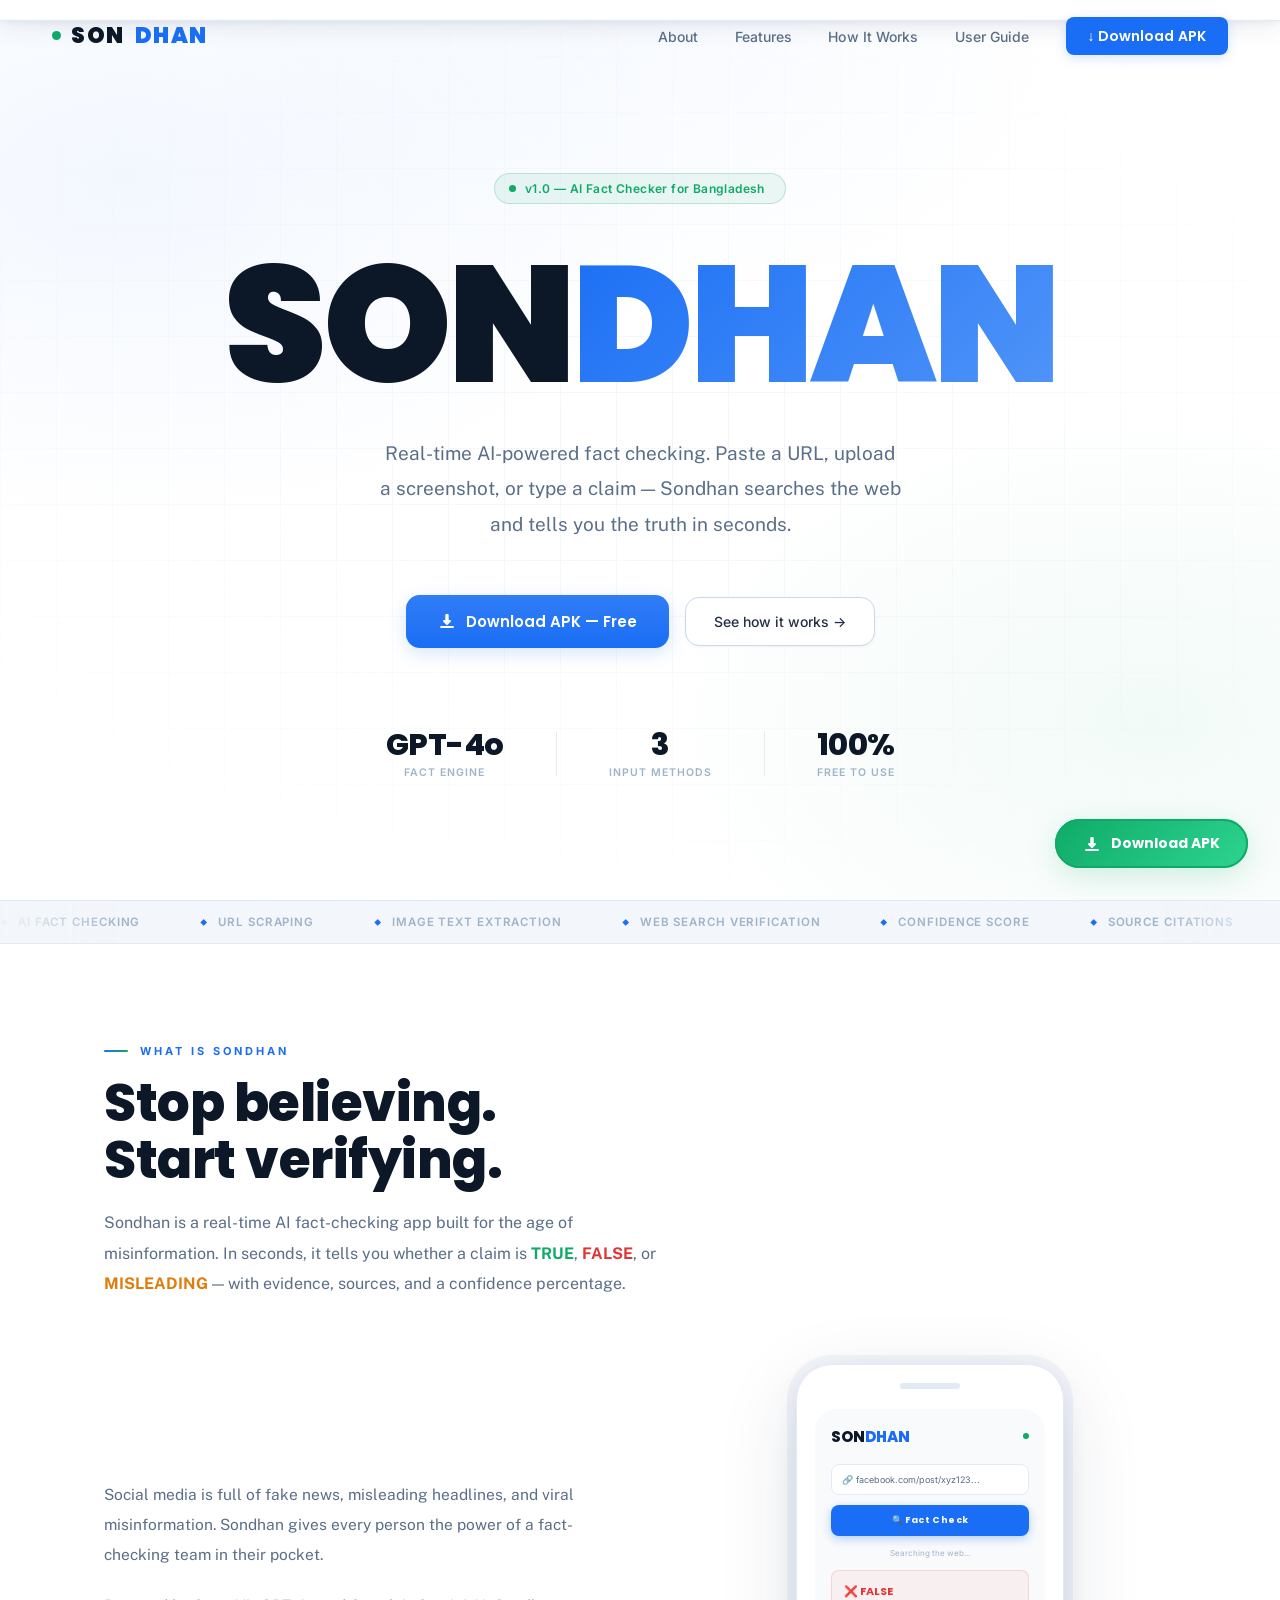
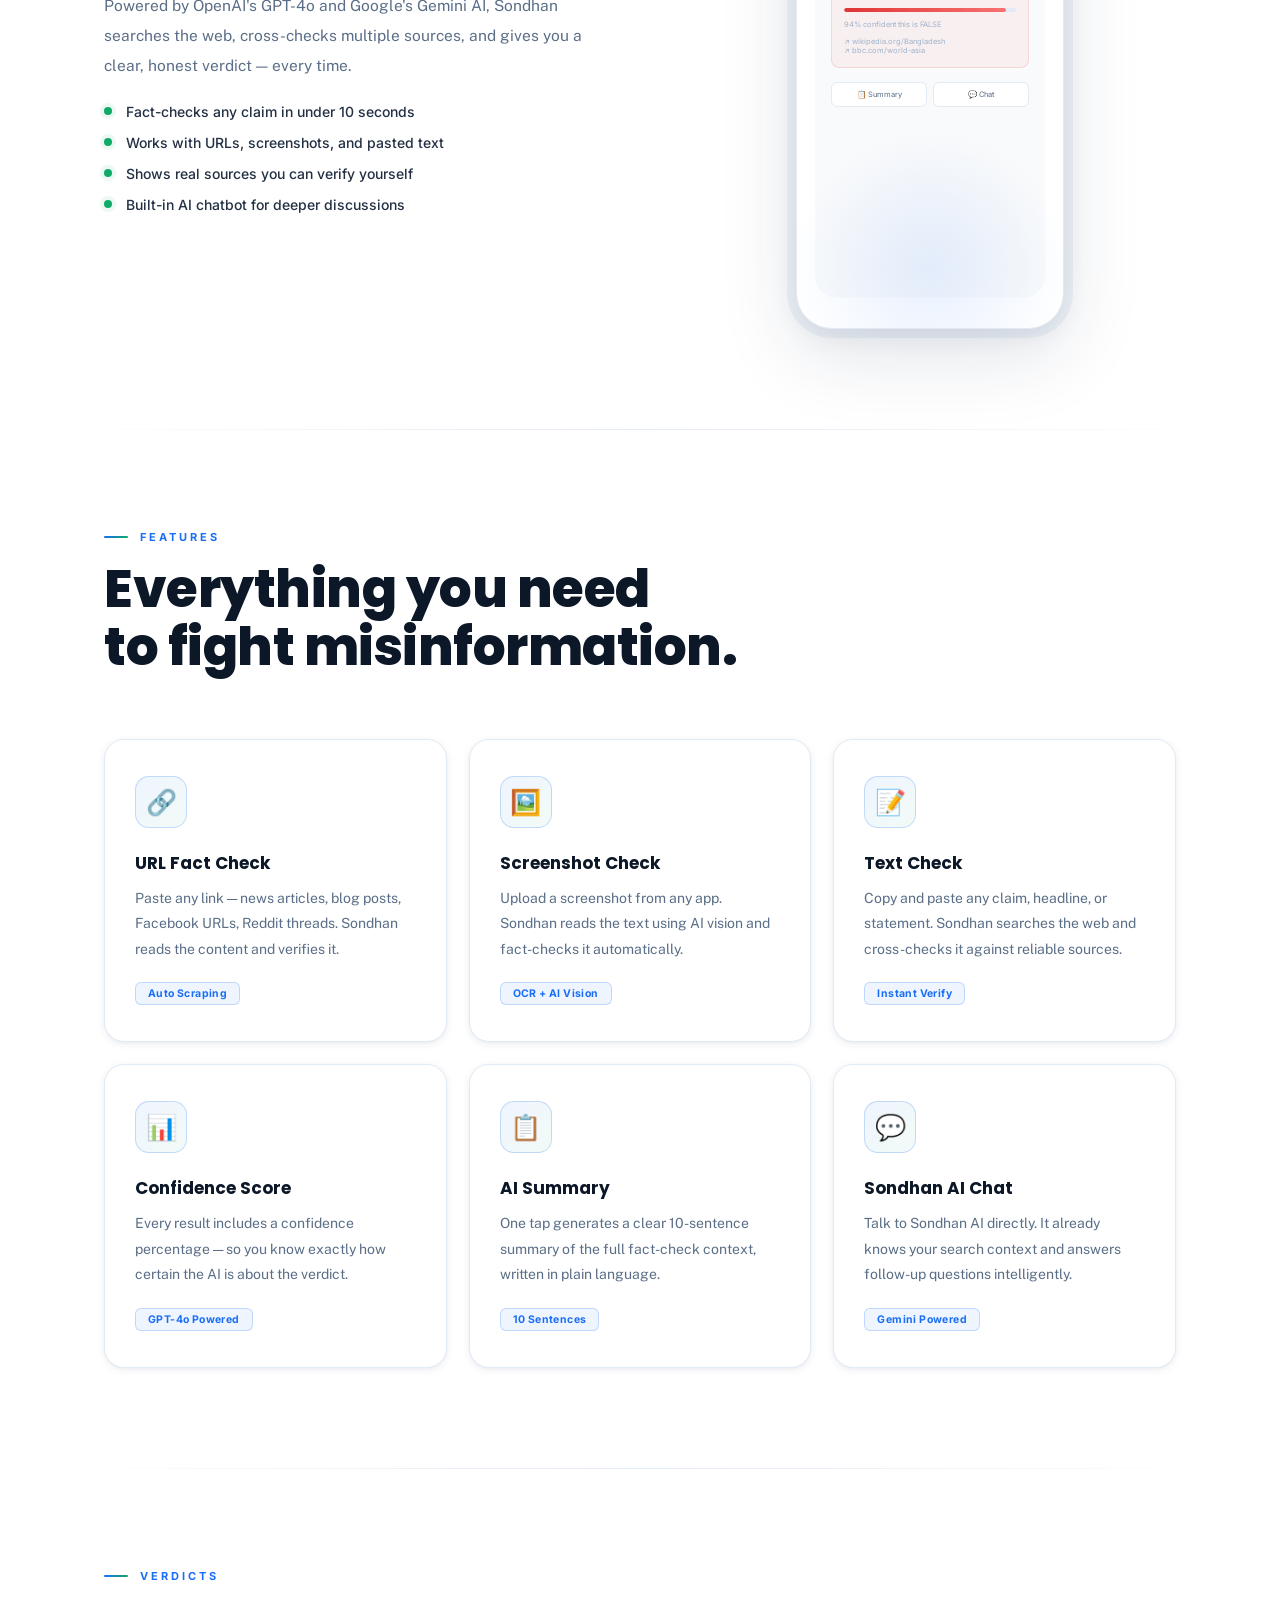
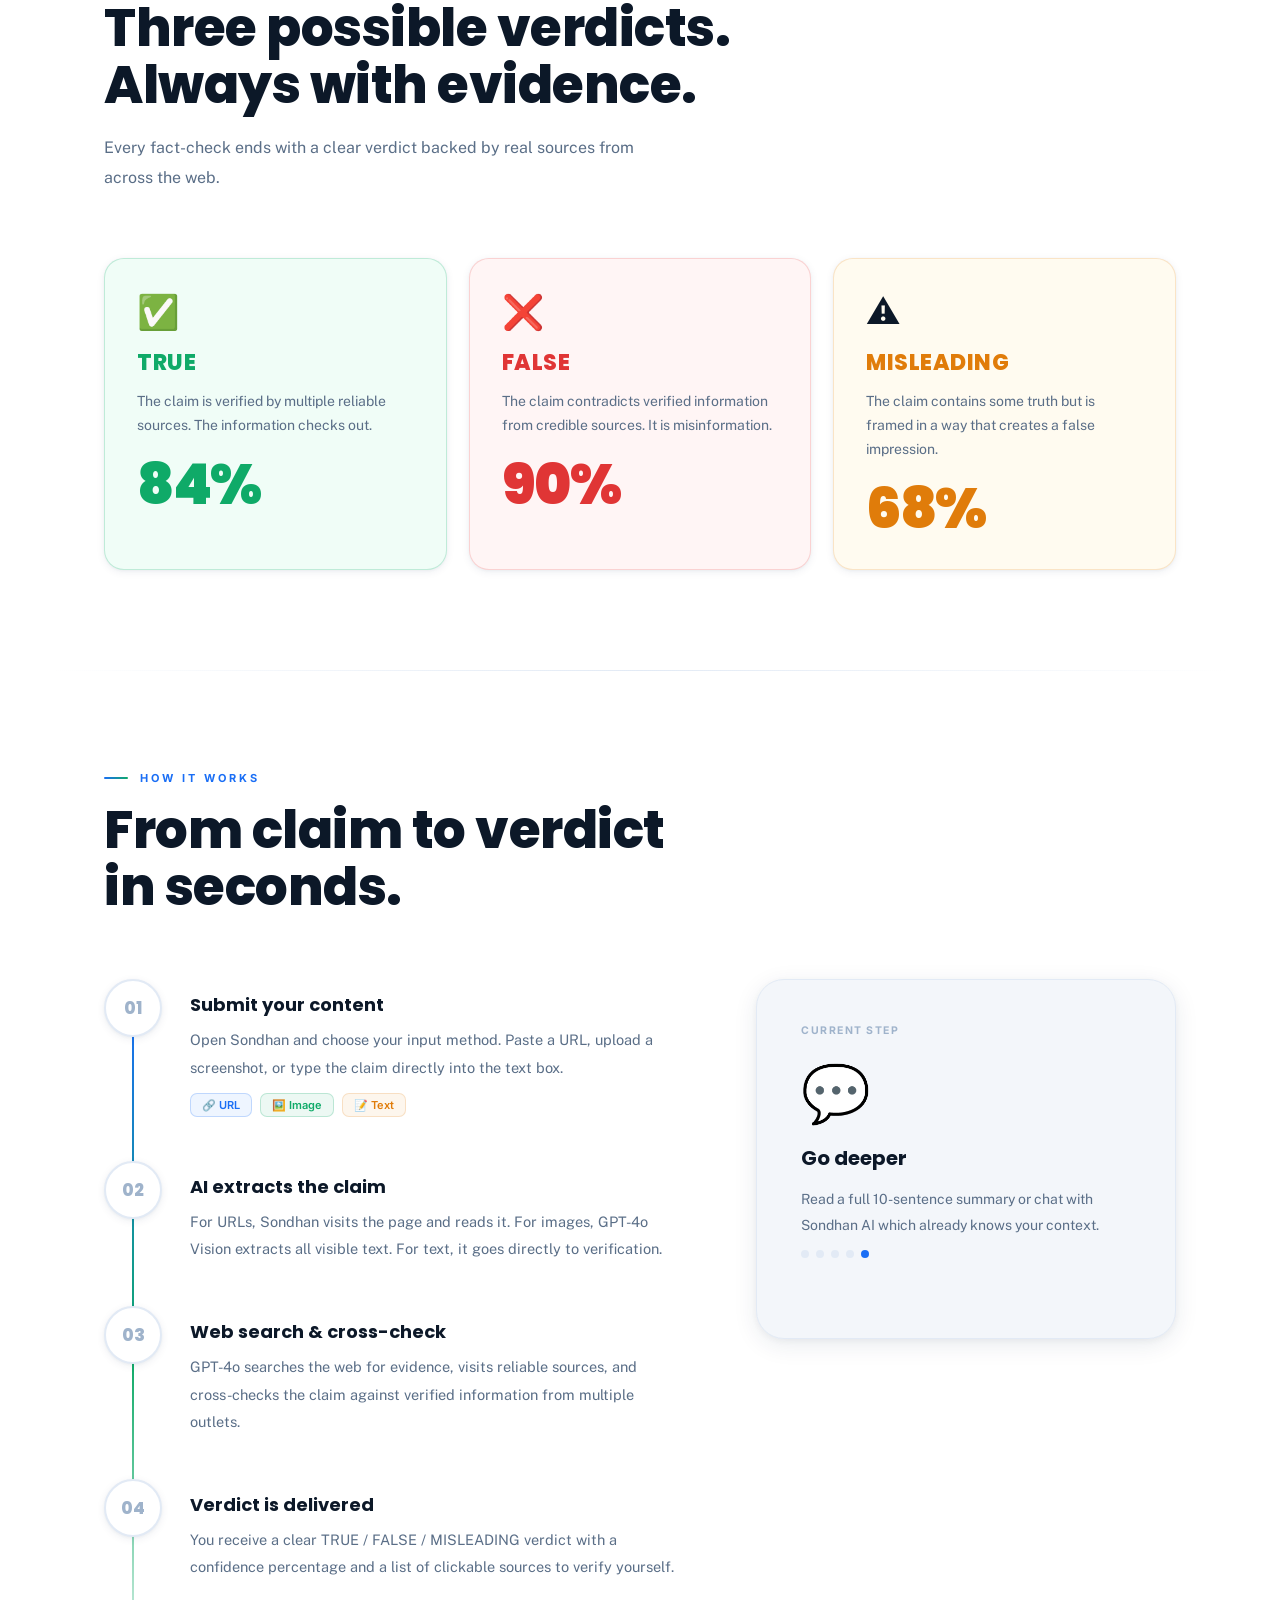
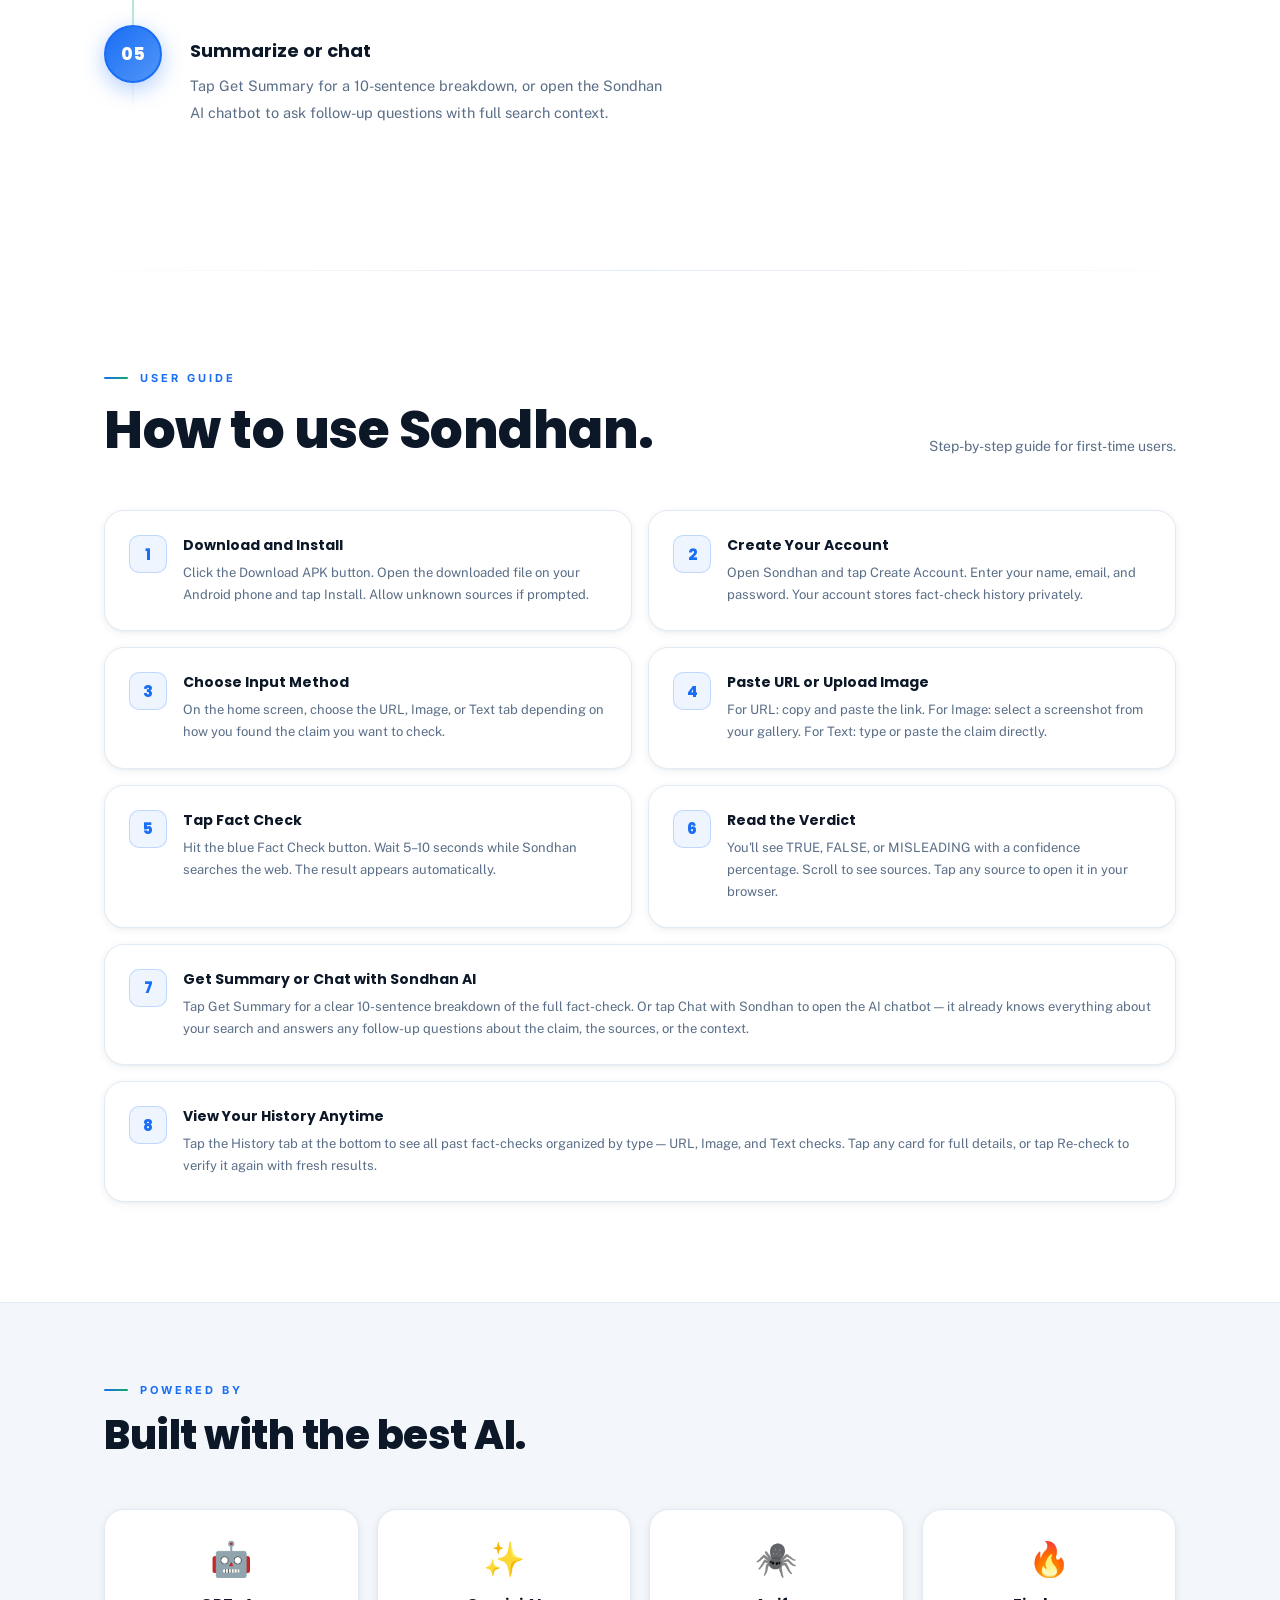
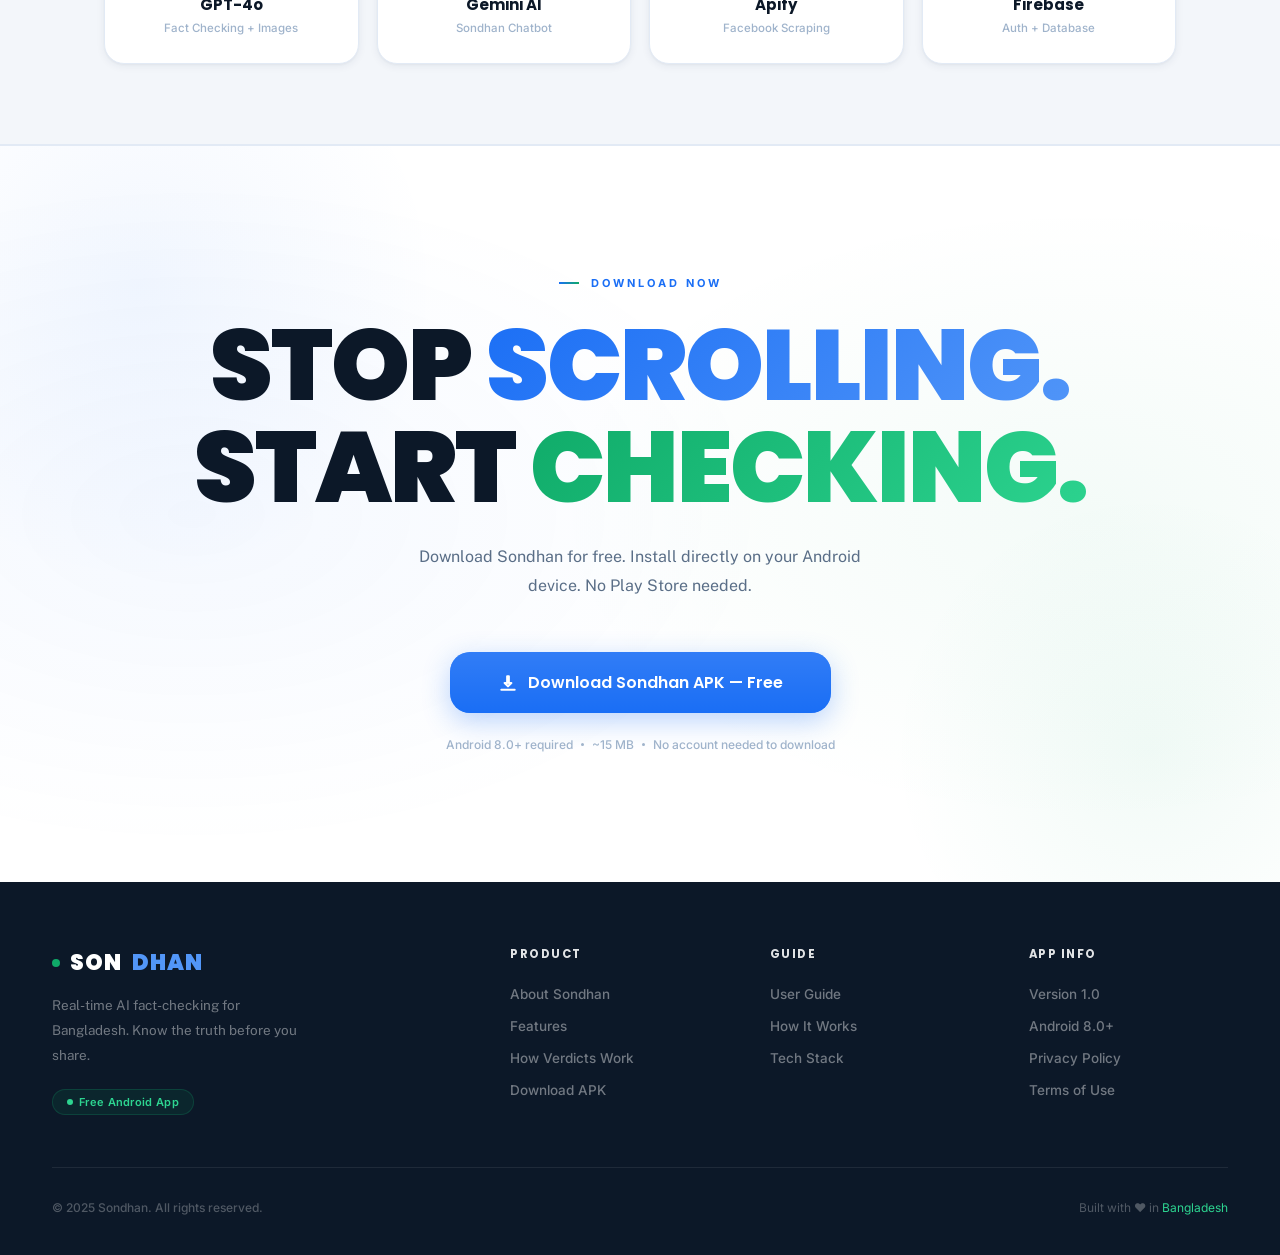
<file: index.html>
<!DOCTYPE html>
<html lang="en">
<head>
  <meta charset="UTF-8">
  <meta name="viewport" content="width=device-width, initial-scale=1.0">

  <!-- SEO -->
  <title>Sondhan — Real-Time AI Fact Checker for Bangladesh</title>
  <meta name="description" content="Sondhan is a free, real-time AI-powered fact-checking app built for Bangladesh. Paste a URL, upload a screenshot, or type a claim — get a TRUE, FALSE, or MISLEADING verdict in seconds.">
  <meta name="keywords" content="fact checker, AI fact check, Bangladesh misinformation, fake news detector, Sondhan app, GPT-4o, truth checker">
  <meta name="author" content="Sondhan Team">
  <meta name="robots" content="index, follow">
  <link rel="canonical" href="https://sondhan.app/">

  <!-- Open Graph -->
  <meta property="og:type"        content="website">
  <meta property="og:url"         content="https://sondhan.app/">
  <meta property="og:title"       content="Sondhan — Real-Time AI Fact Checker">
  <meta property="og:description" content="Stop believing. Start verifying. AI-powered fact-checking in seconds — free Android app.">
  <meta property="og:image"       content="https://sondhan.app/og-image.png">
  <meta property="og:locale"      content="en_US">
  <meta property="og:site_name"   content="Sondhan">

  <!-- Twitter Card -->
  <meta name="twitter:card"        content="summary_large_image">
  <meta name="twitter:title"       content="Sondhan — Real-Time AI Fact Checker">
  <meta name="twitter:description" content="Fact-check any URL, screenshot, or claim in seconds. Free Android app powered by GPT-4o.">
  <meta name="twitter:image"       content="https://sondhan.app/og-image.png">

  <!-- Favicon (inline SVG) -->
  <link rel="icon" href="data:image/svg+xml,<svg xmlns='http://www.w3.org/2000/svg' viewBox='0 0 100 100'><text y='.9em' font-size='90'>🔍</text></svg>">

  <!-- Fonts -->
  <link rel="preconnect" href="https://fonts.googleapis.com">
  <link rel="preconnect" href="https://fonts.gstatic.com" crossorigin>
  <link href="https://fonts.googleapis.com/css2?family=Poppins:wght@300;400;500;600;700;800;900&family=Public+Sans:ital,wght@0,300;0,400;0,500;0,600;1,400&family=Inter:wght@400;500;600;700&display=swap" rel="stylesheet">

  <!-- Stylesheet -->
  <link rel="stylesheet" href="css/style.css">
</head>
<body>

<!-- ── SCROLL PROGRESS ──────────────────── -->
<div id="scroll-progress"></div>

<!-- ── PAGE LOADER ──────────────────────── -->
<div id="loader" role="status" aria-label="Loading Sondhan">
  <div class="loader-logo">
    <div class="loader-logo-dot"></div>
    SON<span>DHAN</span>
  </div>
  <div class="loader-bar-track">
    <div class="loader-bar-fill"></div>
  </div>
</div>



<!-- ═══════════════════════════════════════
     NAV
════════════════════════════════════════ -->
<nav class="nav" id="main-nav" aria-label="Main navigation">
  <a href="#" class="nav-logo" id="nav-logo-link" aria-label="Sondhan home">
    <div class="nav-logo-dot" aria-hidden="true"></div>
    SON<span class="nav-logo-accent">DHAN</span>
  </a>

  <ul class="nav-links" role="list">
    <li><a href="#about"        class="nav-link">About</a></li>
    <li><a href="#features"     class="nav-link">Features</a></li>
    <li><a href="#how-it-works" class="nav-link">How It Works</a></li>
    <li><a href="#guide"        class="nav-link">User Guide</a></li>
    <li><a href="Sondhan.apk" download="Sondhan.apk" class="nav-link nav-cta" id="nav-download-btn">↓ Download APK</a></li>
  </ul>

  <button class="nav-hamburger" id="hamburger" aria-label="Toggle mobile menu" aria-expanded="false">
    <span></span><span></span><span></span>
  </button>
</nav>

<!-- Mobile Drawer -->
<nav class="nav-mobile-drawer" id="mobile-drawer" aria-label="Mobile navigation">
  <a href="#about"        class="nav-link">About</a>
  <a href="#features"     class="nav-link">Features</a>
  <a href="#how-it-works" class="nav-link">How It Works</a>
  <a href="#guide"        class="nav-link">User Guide</a>
  <a href="Sondhan.apk" download="Sondhan.apk" class="nav-link nav-cta">↓ Download APK — Free</a>
</nav>

<!-- ═══════════════════════════════════════
     HERO
════════════════════════════════════════ -->
<header class="hero" id="hero">
  <div class="hero-bg-mesh"  aria-hidden="true"></div>
  <div class="hero-grid"     aria-hidden="true"></div>

  <div class="hero-badge" id="hero-badge">
    <span class="hero-badge-dot" aria-hidden="true"></span>
    v1.0 — AI Fact Checker for Bangladesh
  </div>

  <h1 class="hero-title">
    SON<span class="hero-title-accent">DHAN</span>
  </h1>

  <p class="hero-sub">
    Real-time AI-powered fact checking. Paste a URL, upload a screenshot,
    or type a claim — Sondhan searches the web and tells you the truth in seconds.
  </p>

  <div class="hero-cta-group">
    <a href="Sondhan.apk" download="Sondhan.apk" class="btn-primary" id="hero-download-btn">
      <svg viewBox="0 0 24 24" fill="none" stroke="currentColor" stroke-width="2.5" stroke-linecap="round" stroke-linejoin="round" aria-hidden="true">
        <path d="M12 16l-4-4h3V4h2v8h3l-4 4z"/>
        <path d="M4 20h16"/>
      </svg>
      Download APK — Free
    </a>
    <a href="#how-it-works" class="btn-ghost" id="hero-howto-btn">
      See how it works →
    </a>
  </div>

  <div class="hero-stats" aria-label="Key stats">
    <div class="hero-stat">
      <div class="hero-stat-value">GPT-4o</div>
      <div class="hero-stat-label">Fact Engine</div>
    </div>
    <div class="hero-stat-divider" aria-hidden="true"></div>
    <div class="hero-stat">
      <div class="hero-stat-value" data-counter="3">3</div>
      <div class="hero-stat-label">Input Methods</div>
    </div>
    <div class="hero-stat-divider" aria-hidden="true"></div>
    <div class="hero-stat">
      <div class="hero-stat-value">100%</div>
      <div class="hero-stat-label">Free to Use</div>
    </div>
  </div>
</header>

<!-- ── TICKER ───────────────────────────── -->
<div class="ticker" aria-hidden="true">
  <div class="ticker-track">
    <div class="ticker-item">AI Fact Checking</div>
    <div class="ticker-item">URL Scraping</div>
    <div class="ticker-item">Image Text Extraction</div>
    <div class="ticker-item">Web Search Verification</div>
    <div class="ticker-item">Confidence Score</div>
    <div class="ticker-item">Source Citations</div>
    <div class="ticker-item">AI Summary</div>
    <div class="ticker-item">Sondhan Chatbot</div>
    <div class="ticker-item">Search History</div>
    <div class="ticker-item">Android APK</div>
    <!-- Duplicate for seamless loop -->
    <div class="ticker-item">AI Fact Checking</div>
    <div class="ticker-item">URL Scraping</div>
    <div class="ticker-item">Image Text Extraction</div>
    <div class="ticker-item">Web Search Verification</div>
    <div class="ticker-item">Confidence Score</div>
    <div class="ticker-item">Source Citations</div>
    <div class="ticker-item">AI Summary</div>
    <div class="ticker-item">Sondhan Chatbot</div>
    <div class="ticker-item">Search History</div>
    <div class="ticker-item">Android APK</div>
  </div>
</div>

<!-- ═══════════════════════════════════════
     ABOUT
════════════════════════════════════════ -->
<section class="section" id="about">
  <div class="section-label reveal">What is Sondhan</div>
  <h2 class="section-title reveal d1">Stop believing.<br>Start verifying.</h2>
  <p class="section-body reveal d2">
    Sondhan is a real-time AI fact-checking app built for the age of misinformation.
    In seconds, it tells you whether a claim is
    <strong style="color:var(--true-color)">TRUE</strong>,
    <strong style="color:var(--false-color)">FALSE</strong>, or
    <strong style="color:var(--misleading-color)">MISLEADING</strong> — with evidence,
    sources, and a confidence percentage.
  </p>

  <div class="about-grid">
    <div class="about-text reveal-left">
      <p>
        Social media is full of fake news, misleading headlines, and viral misinformation.
        Sondhan gives every person the power of a fact-checking team in their pocket.
      </p>
      <p>
        Powered by OpenAI's GPT-4o and Google's Gemini AI, Sondhan searches the web,
        cross-checks multiple sources, and gives you a clear, honest verdict — every time.
      </p>
      <div class="about-bullets">
        <div class="about-bullet">
          <div class="about-bullet-dot" aria-hidden="true"></div>
          <span>Fact-checks any claim in under 10 seconds</span>
        </div>
        <div class="about-bullet">
          <div class="about-bullet-dot" aria-hidden="true"></div>
          <span>Works with URLs, screenshots, and pasted text</span>
        </div>
        <div class="about-bullet">
          <div class="about-bullet-dot" aria-hidden="true"></div>
          <span>Shows real sources you can verify yourself</span>
        </div>
        <div class="about-bullet">
          <div class="about-bullet-dot" aria-hidden="true"></div>
          <span>Built-in AI chatbot for deeper discussions</span>
        </div>
      </div>
    </div>

    <div class="phone-wrap reveal-right" aria-hidden="true">
      <div class="phone-frame">
        <div class="phone-notch"></div>
        <div class="phone-screen">
          <div class="phone-header">
            <div class="phone-logo-text">SON<span>DHAN</span></div>
            <div class="phone-status-dot"></div>
          </div>
          <div class="phone-input">🔗 facebook.com/post/xyz123...</div>
          <div class="phone-btn">🔍 Fact Check</div>
          <div class="phone-searching">Searching the web...</div>
          <div class="phone-result">
            <div class="phone-verdict-label">❌ FALSE</div>
            <div class="phone-bar-track">
              <div class="phone-bar-fill"></div>
            </div>
            <div class="phone-source-text">94% confident this is FALSE</div>
            <div style="margin-top:8px">
              <div class="phone-source-text">↗ wikipedia.org/Bangladesh</div>
              <div class="phone-source-text">↗ bbc.com/world-asia</div>
            </div>
          </div>
          <div class="phone-actions">
            <div class="phone-action-btn">📋 Summary</div>
            <div class="phone-action-btn">💬 Chat</div>
          </div>
        </div>
        <div class="phone-glow"></div>
      </div>
    </div>
  </div>
</section>

<div class="section-divider"></div>

<!-- ═══════════════════════════════════════
     FEATURES
════════════════════════════════════════ -->
<section class="section" id="features">
  <div class="section-label reveal">Features</div>
  <h2 class="section-title reveal d1">Everything you need<br>to fight misinformation.</h2>

  <div class="features-grid">
    <article class="feature-card reveal d1" id="feat-url">
      <div class="feature-card-top-bar" aria-hidden="true"></div>
      <div class="feature-icon" aria-hidden="true">🔗</div>
      <h3 class="feature-title">URL Fact Check</h3>
      <p class="feature-desc">Paste any link — news articles, blog posts, Facebook URLs, Reddit threads. Sondhan reads the content and verifies it.</p>
      <span class="feature-tag">Auto Scraping</span>
    </article>

    <article class="feature-card reveal d2" id="feat-image">
      <div class="feature-card-top-bar" aria-hidden="true"></div>
      <div class="feature-icon" aria-hidden="true">🖼️</div>
      <h3 class="feature-title">Screenshot Check</h3>
      <p class="feature-desc">Upload a screenshot from any app. Sondhan reads the text using AI vision and fact-checks it automatically.</p>
      <span class="feature-tag">OCR + AI Vision</span>
    </article>

    <article class="feature-card reveal d3" id="feat-text">
      <div class="feature-card-top-bar" aria-hidden="true"></div>
      <div class="feature-icon" aria-hidden="true">📝</div>
      <h3 class="feature-title">Text Check</h3>
      <p class="feature-desc">Copy and paste any claim, headline, or statement. Sondhan searches the web and cross-checks it against reliable sources.</p>
      <span class="feature-tag">Instant Verify</span>
    </article>

    <article class="feature-card reveal d1" id="feat-score">
      <div class="feature-card-top-bar" aria-hidden="true"></div>
      <div class="feature-icon" aria-hidden="true">📊</div>
      <h3 class="feature-title">Confidence Score</h3>
      <p class="feature-desc">Every result includes a confidence percentage — so you know exactly how certain the AI is about the verdict.</p>
      <span class="feature-tag">GPT-4o Powered</span>
    </article>

    <article class="feature-card reveal d2" id="feat-summary">
      <div class="feature-card-top-bar" aria-hidden="true"></div>
      <div class="feature-icon" aria-hidden="true">📋</div>
      <h3 class="feature-title">AI Summary</h3>
      <p class="feature-desc">One tap generates a clear 10-sentence summary of the full fact-check context, written in plain language.</p>
      <span class="feature-tag">10 Sentences</span>
    </article>

    <article class="feature-card reveal d3" id="feat-chat">
      <div class="feature-card-top-bar" aria-hidden="true"></div>
      <div class="feature-icon" aria-hidden="true">💬</div>
      <h3 class="feature-title">Sondhan AI Chat</h3>
      <p class="feature-desc">Talk to Sondhan AI directly. It already knows your search context and answers follow-up questions intelligently.</p>
      <span class="feature-tag">Gemini Powered</span>
    </article>
  </div>
</section>

<div class="section-divider"></div>

<!-- ═══════════════════════════════════════
     VERDICTS
════════════════════════════════════════ -->
<section class="section" id="verdicts">
  <div class="section-label reveal">Verdicts</div>
  <h2 class="section-title reveal d1">Three possible verdicts.<br>Always with evidence.</h2>
  <p class="section-body reveal d2">Every fact-check ends with a clear verdict backed by real sources from across the web.</p>

  <div class="verdict-grid">
    <article class="verdict-card verdict-true reveal d1" id="verdict-true">
      <div class="verdict-emoji" aria-hidden="true">✅</div>
      <div class="verdict-label">TRUE</div>
      <p class="verdict-desc">The claim is verified by multiple reliable sources. The information checks out.</p>
      <div class="verdict-pct" data-counter="88">88%</div>
    </article>

    <article class="verdict-card verdict-false reveal d2" id="verdict-false">
      <div class="verdict-emoji" aria-hidden="true">❌</div>
      <div class="verdict-label">FALSE</div>
      <p class="verdict-desc">The claim contradicts verified information from credible sources. It is misinformation.</p>
      <div class="verdict-pct" data-counter="94">94%</div>
    </article>

    <article class="verdict-card verdict-mislead reveal d3" id="verdict-mislead">
      <div class="verdict-emoji" aria-hidden="true">⚠️</div>
      <div class="verdict-label">MISLEADING</div>
      <p class="verdict-desc">The claim contains some truth but is framed in a way that creates a false impression.</p>
      <div class="verdict-pct" data-counter="71">71%</div>
    </article>
  </div>
</section>

<div class="section-divider"></div>

<!-- ═══════════════════════════════════════
     HOW IT WORKS
════════════════════════════════════════ -->
<section class="section" id="how-it-works">
  <div class="section-label reveal">How It Works</div>
  <h2 class="section-title reveal d1">From claim to verdict<br>in seconds.</h2>

  <div class="how-layout">
    <!-- Steps list -->
    <div class="steps-list">
      <div class="steps-line" aria-hidden="true"></div>

      <div class="step-item reveal" data-step="0" id="step-1">
        <div class="step-num" aria-hidden="true">01</div>
        <div class="step-body">
          <h3 class="step-title">Submit your content</h3>
          <p class="step-desc">Open Sondhan and choose your input method. Paste a URL, upload a screenshot, or type the claim directly into the text box.</p>
          <div class="step-tags">
            <span class="step-tag tag-url">🔗 URL</span>
            <span class="step-tag tag-image">🖼️ Image</span>
            <span class="step-tag tag-text">📝 Text</span>
          </div>
        </div>
      </div>

      <div class="step-item reveal" data-step="1" id="step-2">
        <div class="step-num" aria-hidden="true">02</div>
        <div class="step-body">
          <h3 class="step-title">AI extracts the claim</h3>
          <p class="step-desc">For URLs, Sondhan visits the page and reads it. For images, GPT-4o Vision extracts all visible text. For text, it goes directly to verification.</p>
        </div>
      </div>

      <div class="step-item reveal" data-step="2" id="step-3">
        <div class="step-num" aria-hidden="true">03</div>
        <div class="step-body">
          <h3 class="step-title">Web search &amp; cross-check</h3>
          <p class="step-desc">GPT-4o searches the web for evidence, visits reliable sources, and cross-checks the claim against verified information from multiple outlets.</p>
        </div>
      </div>

      <div class="step-item reveal" data-step="3" id="step-4">
        <div class="step-num" aria-hidden="true">04</div>
        <div class="step-body">
          <h3 class="step-title">Verdict is delivered</h3>
          <p class="step-desc">You receive a clear TRUE / FALSE / MISLEADING verdict with a confidence percentage and a list of clickable sources to verify yourself.</p>
        </div>
      </div>

      <div class="step-item reveal" data-step="4" id="step-5">
        <div class="step-num" aria-hidden="true">05</div>
        <div class="step-body">
          <h3 class="step-title">Summarize or chat</h3>
          <p class="step-desc">Tap Get Summary for a 10-sentence breakdown, or open the Sondhan AI chatbot to ask follow-up questions with full search context.</p>
        </div>
      </div>
    </div>

    <!-- Sticky visual panel -->
    <aside class="how-visual" aria-hidden="true">
      <div class="how-visual-label">Current Step</div>

      <div class="how-visual-step active" id="visual-0">
        <div class="how-visual-icon">📲</div>
        <div class="how-visual-title">Choose your input</div>
        <p class="how-visual-desc">URL, screenshot, or typed text — Sondhan accepts whatever you have and starts from there.</p>
      </div>
      <div class="how-visual-step" id="visual-1">
        <div class="how-visual-icon">🤖</div>
        <div class="how-visual-title">AI reads the content</div>
        <p class="how-visual-desc">GPT-4o Vision reads your input — even images — and extracts the core claim to verify.</p>
      </div>
      <div class="how-visual-step" id="visual-2">
        <div class="how-visual-icon">🌐</div>
        <div class="how-visual-title">Web search in real time</div>
        <p class="how-visual-desc">Sondhan searches the web live and cross-checks your claim against multiple credible sources.</p>
      </div>
      <div class="how-visual-step" id="visual-3">
        <div class="how-visual-icon">⚡</div>
        <div class="how-visual-title">Verdict delivered</div>
        <p class="how-visual-desc">TRUE, FALSE, or MISLEADING — with a confidence score and links to the sources.</p>
      </div>
      <div class="how-visual-step" id="visual-4">
        <div class="how-visual-icon">💬</div>
        <div class="how-visual-title">Go deeper</div>
        <p class="how-visual-desc">Read a full 10-sentence summary or chat with Sondhan AI which already knows your context.</p>
      </div>

      <div class="how-progress">
        <div class="how-progress-dot active"></div>
        <div class="how-progress-dot"></div>
        <div class="how-progress-dot"></div>
        <div class="how-progress-dot"></div>
        <div class="how-progress-dot"></div>
      </div>
    </aside>
  </div>
</section>

<div class="section-divider"></div>

<!-- ═══════════════════════════════════════
     USER GUIDE
════════════════════════════════════════ -->
<section class="section" id="guide">
  <div class="guide-header-row">
    <div>
      <div class="section-label reveal">User Guide</div>
      <h2 class="section-title reveal d1" style="margin-bottom:0">How to use Sondhan.</h2>
    </div>
    <p class="guide-header-sub reveal d2">Step-by-step guide for first-time users.</p>
  </div>

  <div class="guide-grid">
    <div class="guide-card reveal d1" id="guide-1">
      <div class="guide-card-num">1</div>
      <div>
        <div class="guide-card-title">Download and Install</div>
        <p class="guide-card-desc">Click the Download APK button. Open the downloaded file on your Android phone and tap Install. Allow unknown sources if prompted.</p>
      </div>
    </div>

    <div class="guide-card reveal d2" id="guide-2">
      <div class="guide-card-num">2</div>
      <div>
        <div class="guide-card-title">Create Your Account</div>
        <p class="guide-card-desc">Open Sondhan and tap Create Account. Enter your name, email, and password. Your account stores fact-check history privately.</p>
      </div>
    </div>

    <div class="guide-card reveal d3" id="guide-3">
      <div class="guide-card-num">3</div>
      <div>
        <div class="guide-card-title">Choose Input Method</div>
        <p class="guide-card-desc">On the home screen, choose the URL, Image, or Text tab depending on how you found the claim you want to check.</p>
      </div>
    </div>

    <div class="guide-card reveal d4" id="guide-4">
      <div class="guide-card-num">4</div>
      <div>
        <div class="guide-card-title">Paste URL or Upload Image</div>
        <p class="guide-card-desc">For URL: copy and paste the link. For Image: select a screenshot from your gallery. For Text: type or paste the claim directly.</p>
      </div>
    </div>

    <div class="guide-card reveal d1" id="guide-5">
      <div class="guide-card-num">5</div>
      <div>
        <div class="guide-card-title">Tap Fact Check</div>
        <p class="guide-card-desc">Hit the blue Fact Check button. Wait 5–10 seconds while Sondhan searches the web. The result appears automatically.</p>
      </div>
    </div>

    <div class="guide-card reveal d2" id="guide-6">
      <div class="guide-card-num">6</div>
      <div>
        <div class="guide-card-title">Read the Verdict</div>
        <p class="guide-card-desc">You'll see TRUE, FALSE, or MISLEADING with a confidence percentage. Scroll to see sources. Tap any source to open it in your browser.</p>
      </div>
    </div>

    <div class="guide-card guide-wide reveal d1" id="guide-7">
      <div class="guide-card-num">7</div>
      <div>
        <div class="guide-card-title">Get Summary or Chat with Sondhan AI</div>
        <p class="guide-card-desc">Tap Get Summary for a clear 10-sentence breakdown of the full fact-check. Or tap Chat with Sondhan to open the AI chatbot — it already knows everything about your search and answers any follow-up questions about the claim, the sources, or the context.</p>
      </div>
    </div>

    <div class="guide-card guide-wide reveal d2" id="guide-8">
      <div class="guide-card-num">8</div>
      <div>
        <div class="guide-card-title">View Your History Anytime</div>
        <p class="guide-card-desc">Tap the History tab at the bottom to see all past fact-checks organized by type — URL, Image, and Text checks. Tap any card for full details, or tap Re-check to verify it again with fresh results.</p>
      </div>
    </div>
  </div>
</section>

<!-- ═══════════════════════════════════════
     TECH STACK
════════════════════════════════════════ -->
<div class="tech-bg">
  <section class="section" id="tech-stack" style="padding-top:80px;padding-bottom:80px;">
    <div class="section-label reveal">Powered By</div>
    <h2 class="section-title reveal d1" style="font-size:clamp(26px,3.5vw,40px)">Built with the best AI.</h2>

    <div class="tech-grid">
      <div class="tech-card reveal d1" id="tech-gpt">
        <span class="tech-emoji" aria-hidden="true">🤖</span>
        <div class="tech-name">GPT-4o</div>
        <div class="tech-role">Fact Checking + Images</div>
      </div>
      <div class="tech-card reveal d2" id="tech-gemini">
        <span class="tech-emoji" aria-hidden="true">✨</span>
        <div class="tech-name">Gemini AI</div>
        <div class="tech-role">Sondhan Chatbot</div>
      </div>
      <div class="tech-card reveal d3" id="tech-apify">
        <span class="tech-emoji" aria-hidden="true">🕷️</span>
        <div class="tech-name">Apify</div>
        <div class="tech-role">Facebook Scraping</div>
      </div>
      <div class="tech-card reveal d4" id="tech-firebase">
        <span class="tech-emoji" aria-hidden="true">🔥</span>
        <div class="tech-name">Firebase</div>
        <div class="tech-role">Auth + Database</div>
      </div>
    </div>
  </section>
</div>

<!-- ═══════════════════════════════════════
     CTA / DOWNLOAD
════════════════════════════════════════ -->
<div class="cta-section" id="download">
  <div class="cta-blob cta-blob-1" aria-hidden="true"></div>
  <div class="cta-blob cta-blob-2" aria-hidden="true"></div>

  <div class="cta-label reveal">Download Now</div>

  <h2 class="cta-title reveal d1">
    STOP <span class="cta-blue">SCROLLING.</span><br>
    START <span class="cta-green">CHECKING.</span>
  </h2>

  <p class="cta-sub reveal d2">
    Download Sondhan for free. Install directly on your Android device. No Play Store needed.
  </p>

  <a href="Sondhan.apk" download="Sondhan.apk" class="btn-primary btn-download reveal d3" id="apk-download-btn">
    <div class="btn-pulse-ring" aria-hidden="true"></div>
    <svg viewBox="0 0 24 24" fill="none" stroke="currentColor" stroke-width="2.5" stroke-linecap="round" stroke-linejoin="round" aria-hidden="true" style="width:20px;height:20px">
      <path d="M12 16l-4-4h3V4h2v8h3l-4 4z"/>
      <path d="M4 20h16"/>
    </svg>
    Download Sondhan APK — Free
  </a>

  <div class="cta-meta reveal d4">
    <span>Android 8.0+ required</span>
    <span class="cta-meta-dot" aria-hidden="true"></span>
    <span>~15 MB</span>
    <span class="cta-meta-dot" aria-hidden="true"></span>
    <span>No account needed to download</span>
  </div>
</div>

<!-- ═══════════════════════════════════════
     FOOTER
════════════════════════════════════════ -->
<footer>
  <div class="footer-top">
    <!-- Brand -->
    <div class="footer-brand">
      <div class="footer-brand-logo">
        <div class="footer-brand-dot" aria-hidden="true"></div>
        SON<span>DHAN</span>
      </div>
      <p class="footer-tagline">
        Real-time AI fact-checking for Bangladesh. Know the truth before you share.
      </p>
      <div class="footer-badge">Free Android App</div>
    </div>

    <!-- Product links -->
    <div>
      <div class="footer-col-title">Product</div>
      <ul class="footer-col-links" role="list">
        <li><a href="#about">About Sondhan</a></li>
        <li><a href="#features">Features</a></li>
        <li><a href="#verdicts">How Verdicts Work</a></li>
        <li><a href="Sondhan.apk" download="Sondhan.apk">Download APK</a></li>
      </ul>
    </div>

    <!-- Guide links -->
    <div>
      <div class="footer-col-title">Guide</div>
      <ul class="footer-col-links" role="list">
        <li><a href="#guide">User Guide</a></li>
        <li><a href="#how-it-works">How It Works</a></li>
        <li><a href="#tech-stack">Tech Stack</a></li>
      </ul>
    </div>

    <!-- App info -->
    <div>
      <div class="footer-col-title">App Info</div>
      <ul class="footer-col-links" role="list">
        <li><a href="#">Version 1.0</a></li>
        <li><a href="#">Android 8.0+</a></li>
        <li><a href="#">Privacy Policy</a></li>
        <li><a href="#">Terms of Use</a></li>
      </ul>
    </div>
  </div>

  <div class="footer-bottom">
    <div class="footer-copy">© 2025 Sondhan. All rights reserved.</div>
    <div class="footer-made">Built with ❤️ in <span>Bangladesh</span></div>
  </div>
</footer>

<!-- ── FLOATING ACTION BUTTON ────────────── -->
<a href="Sondhan.apk" download="Sondhan.apk" class="fab" id="fab" aria-label="Download Sondhan APK">
  <div class="fab-pulse-ring" aria-hidden="true"></div>
  <svg viewBox="0 0 24 24" fill="none" stroke="currentColor" stroke-width="2.5" stroke-linecap="round" stroke-linejoin="round" aria-hidden="true">
    <path d="M12 16l-4-4h3V4h2v8h3l-4 4z"/>
    <path d="M4 20h16"/>
  </svg>
  Download APK
</a>

<!-- ── SCRIPTS ───────────────────────────── -->
<script src="js/main.js"></script>
</body>
</html>
</file>
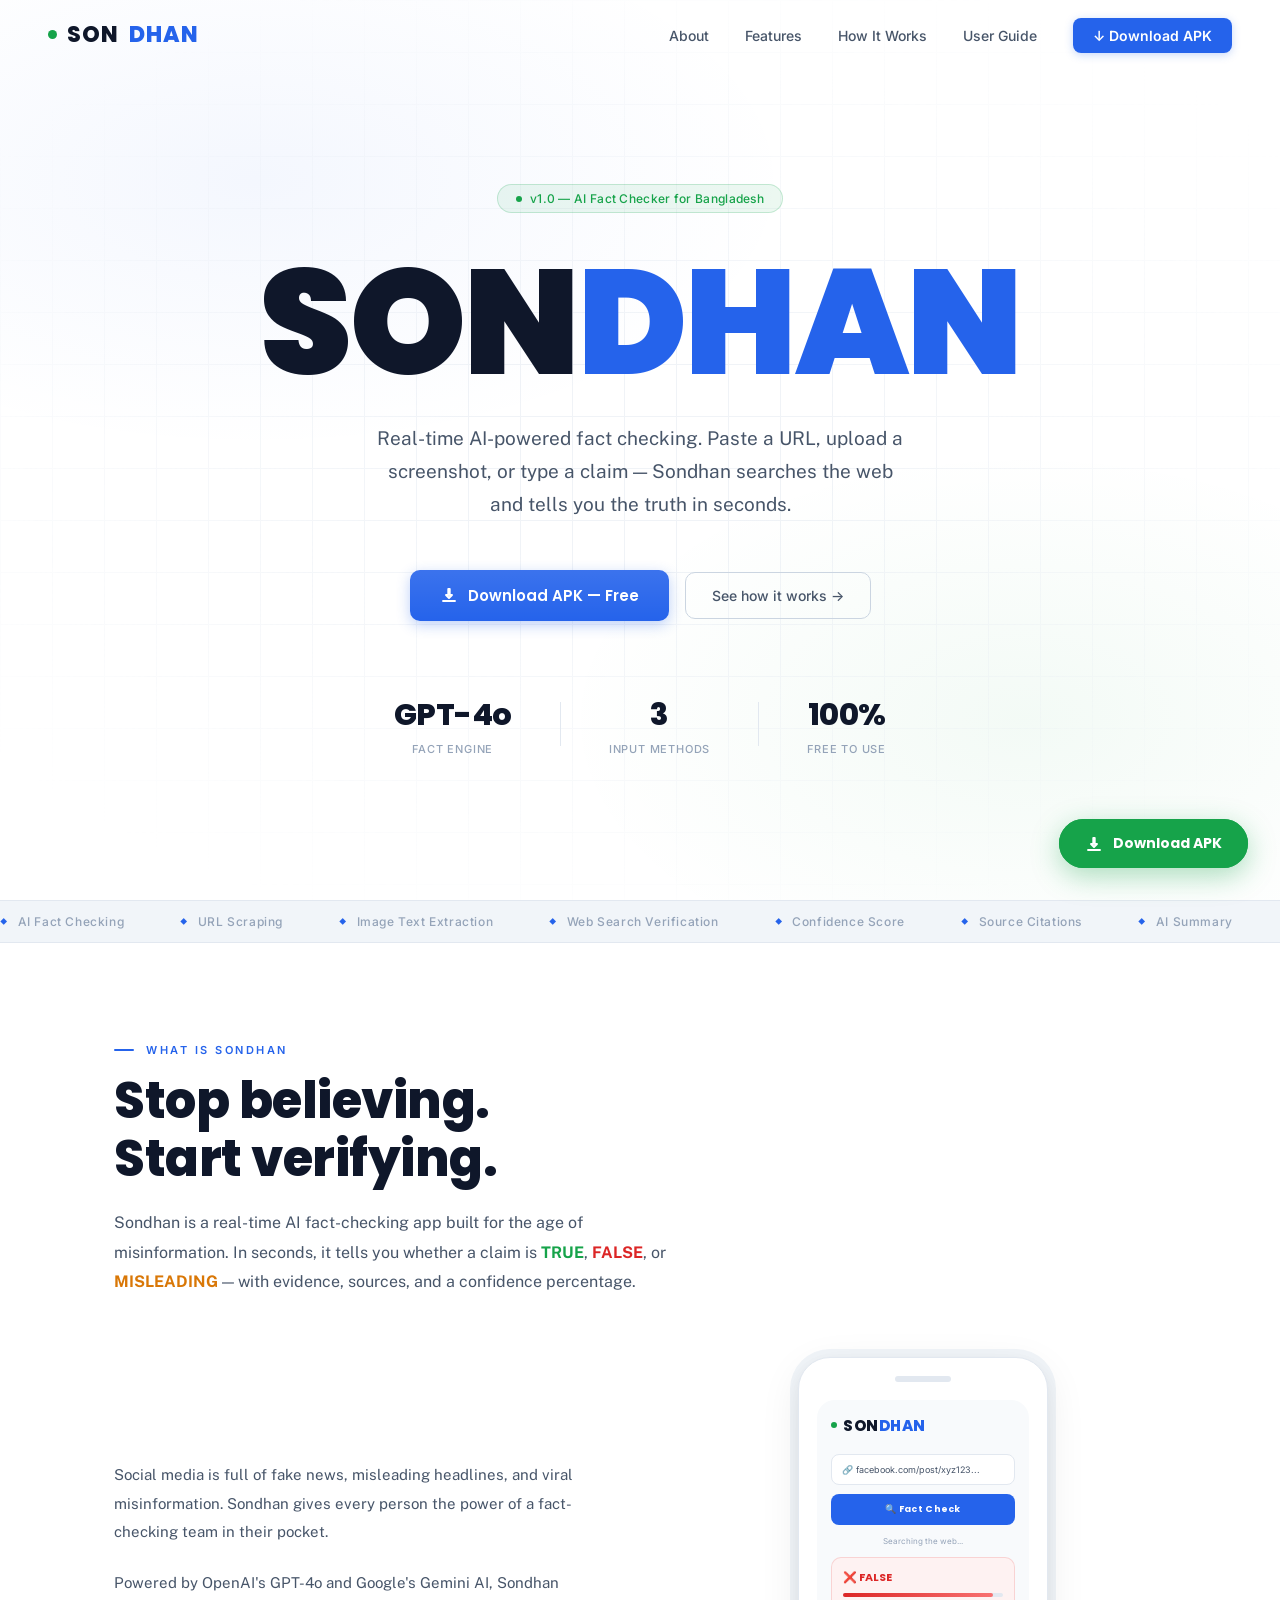
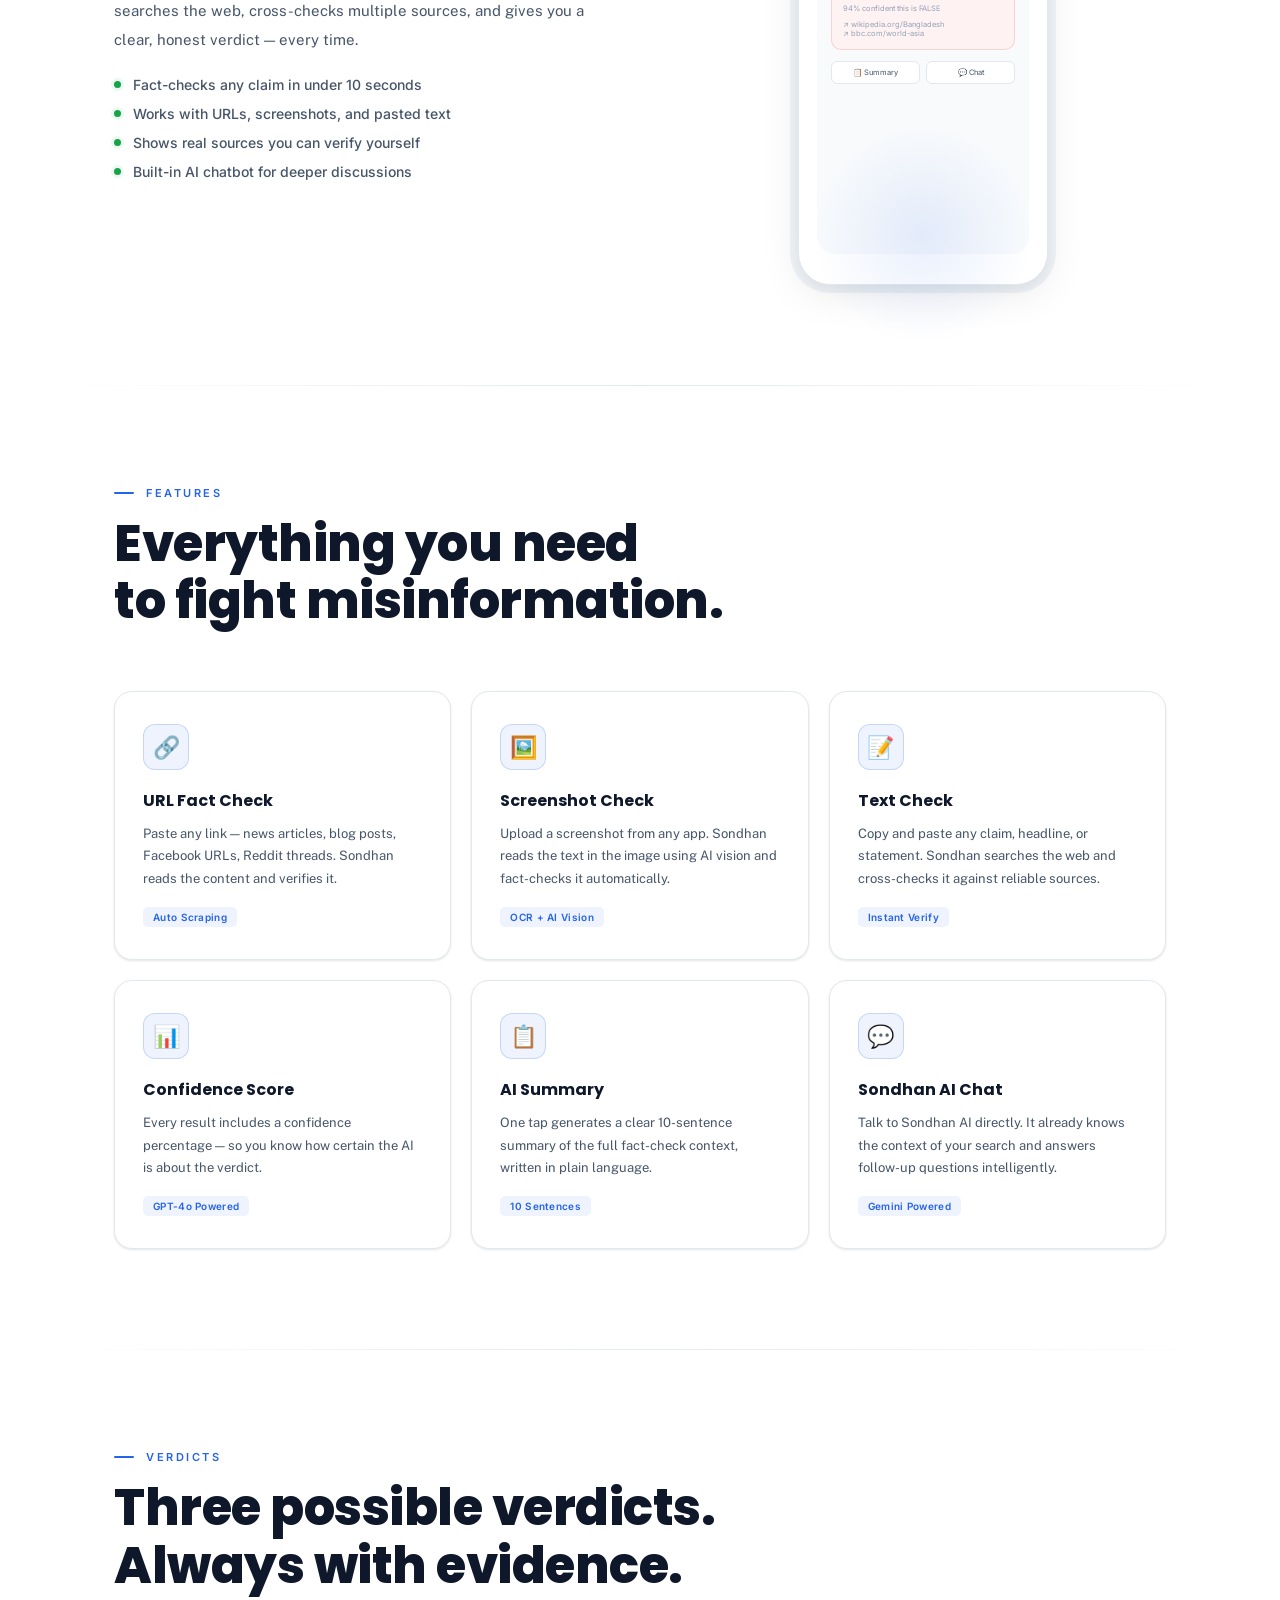
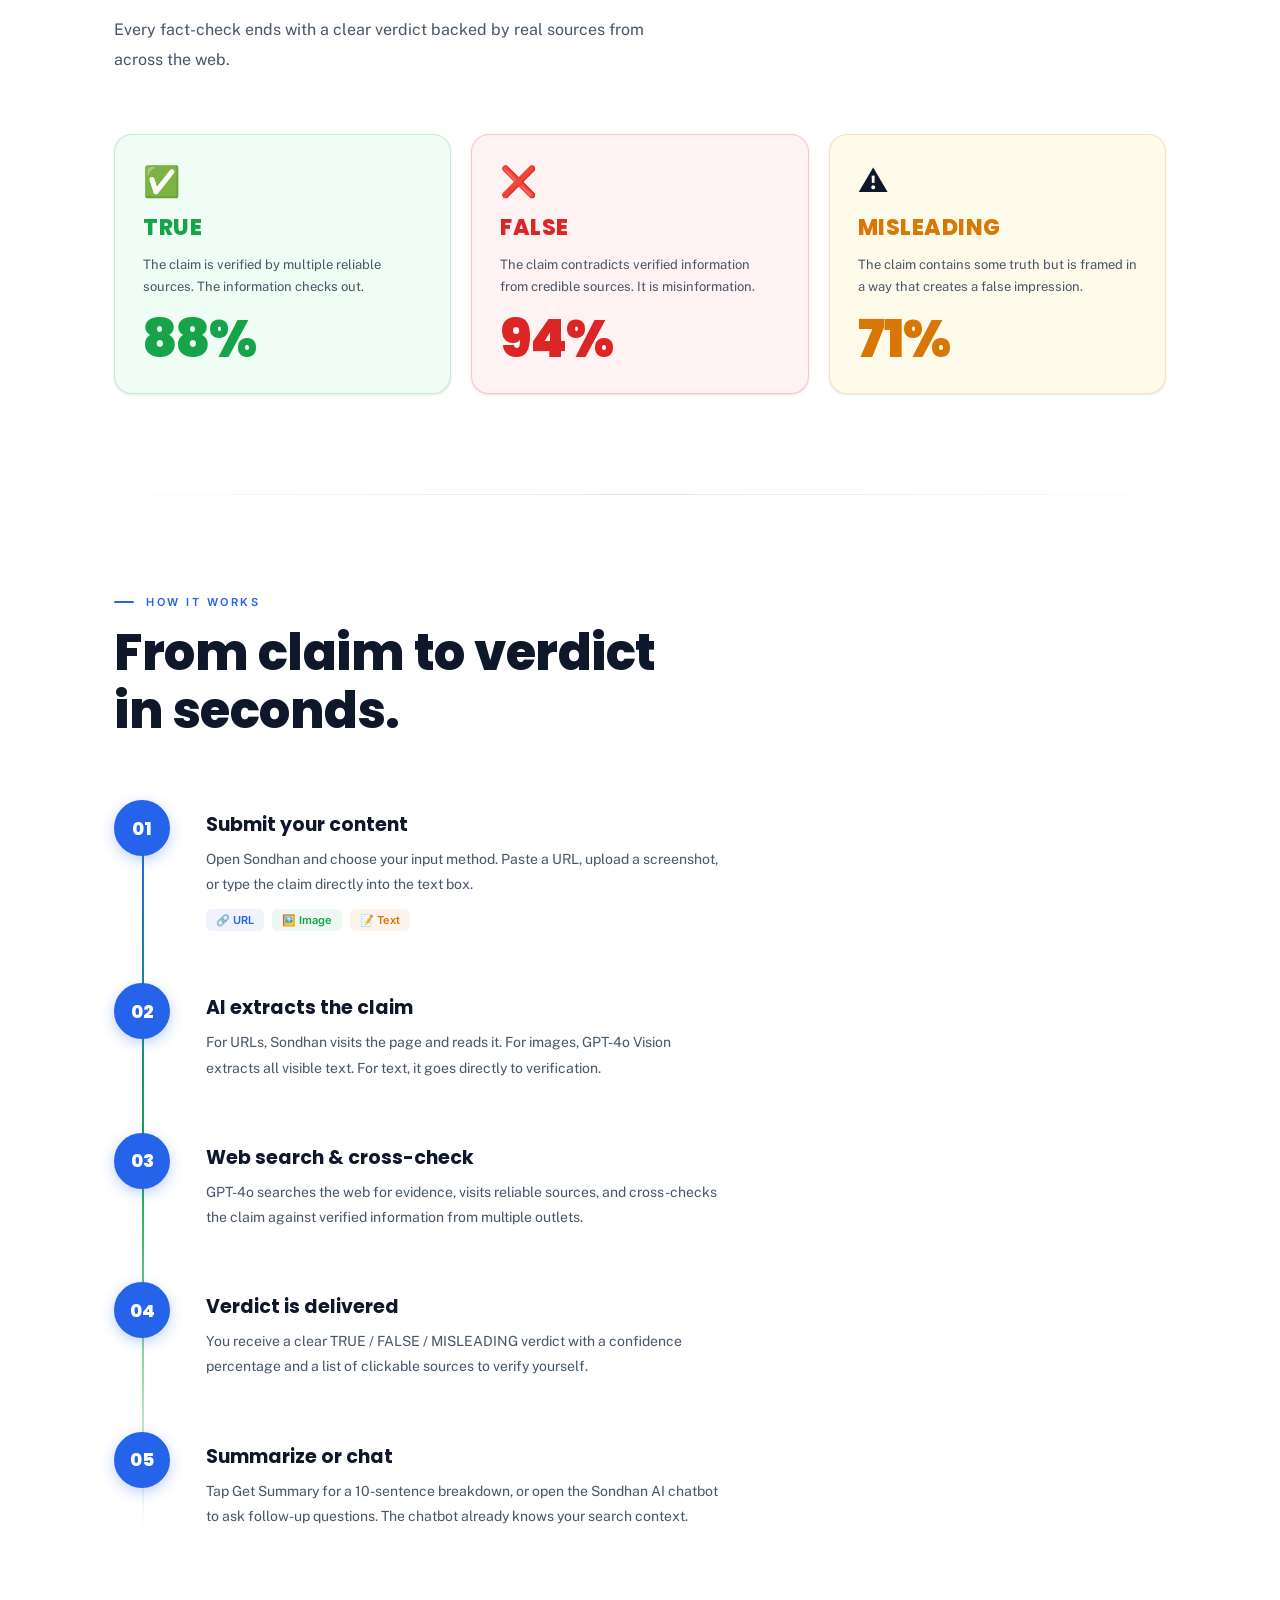
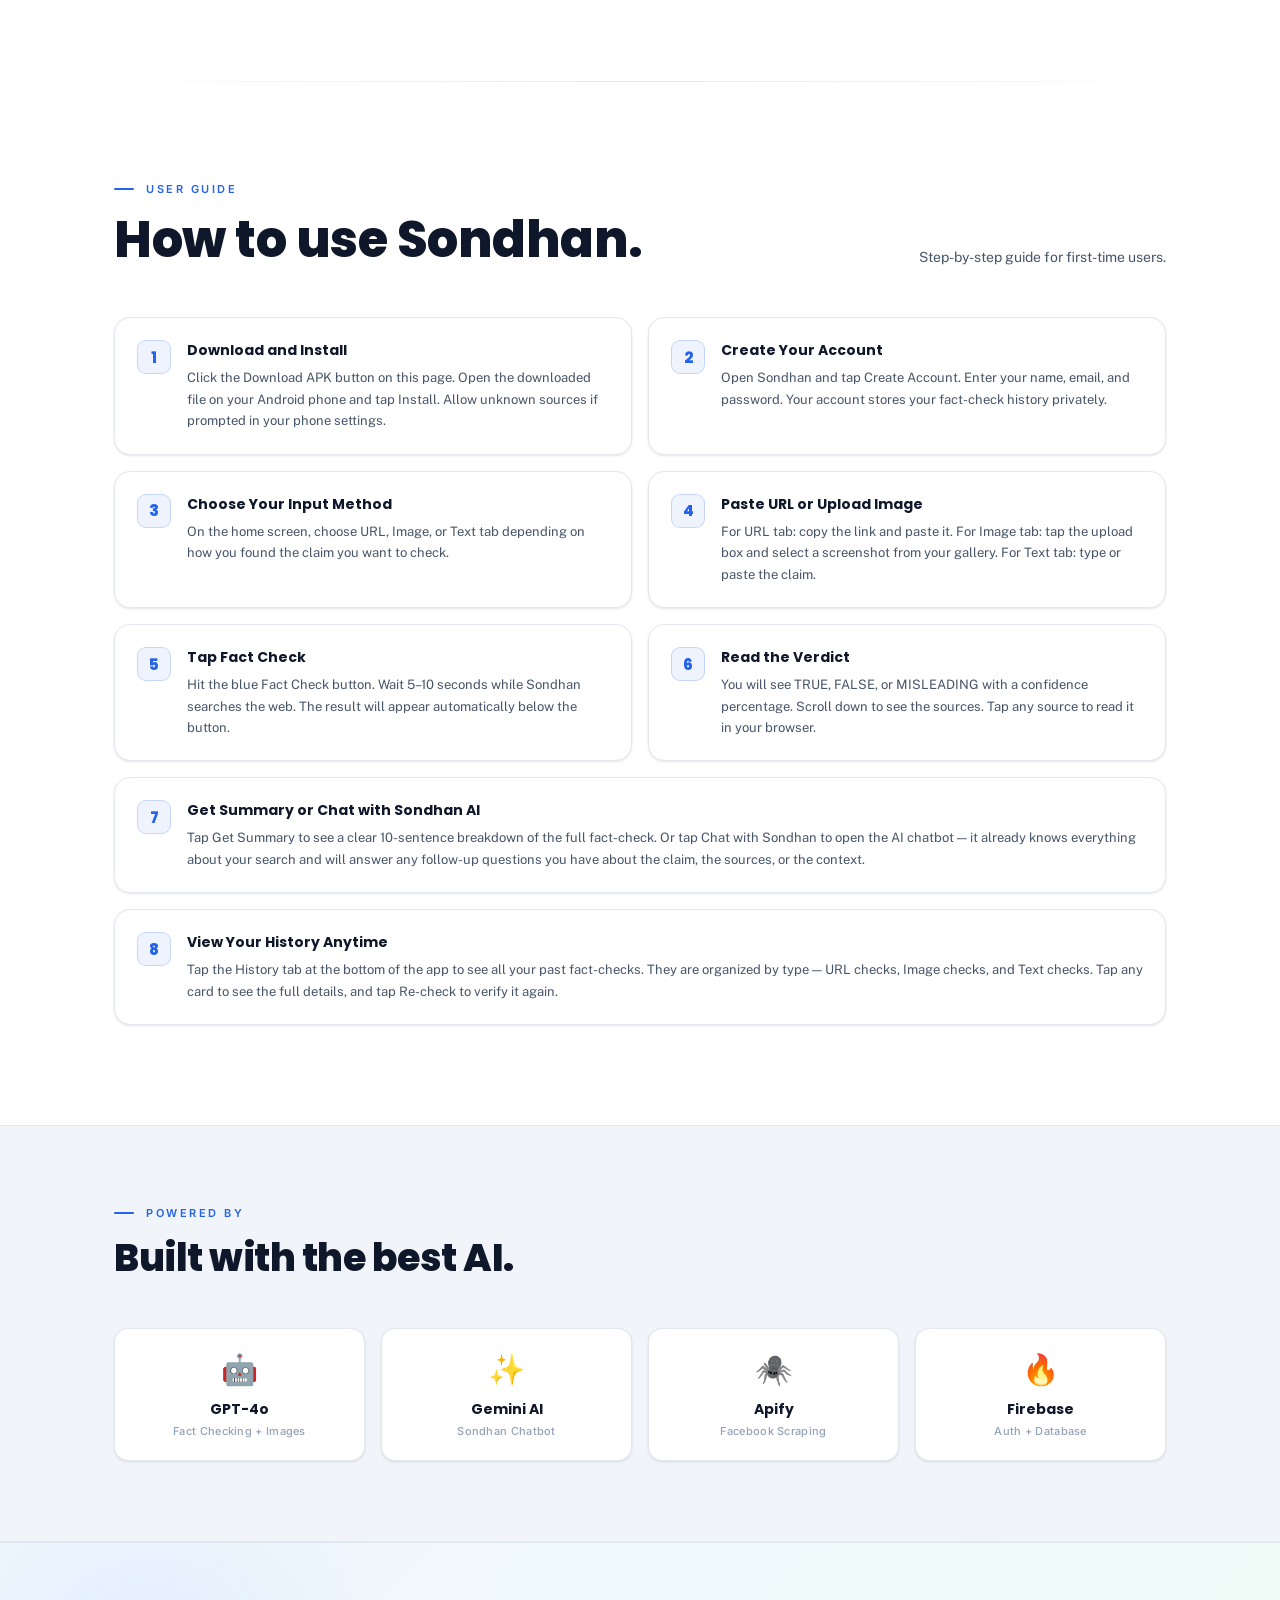
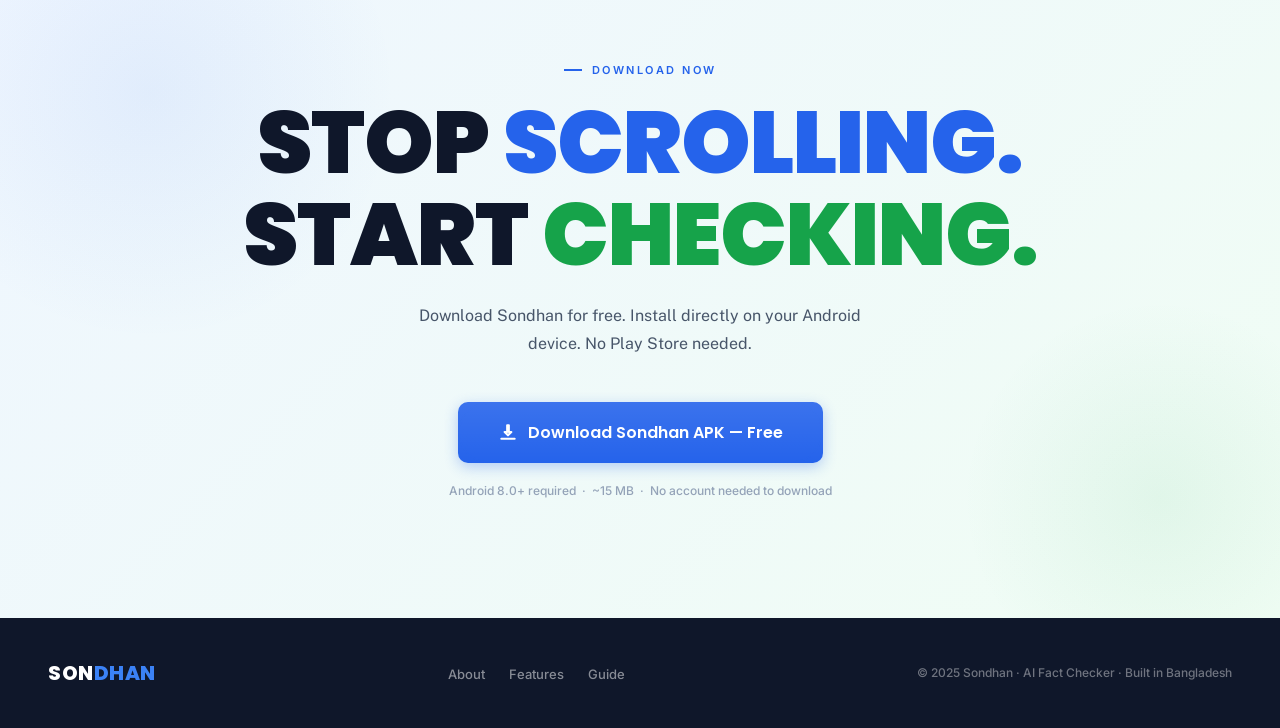
<file: shondan-website_1.html>
<!DOCTYPE html>
<html lang="en">
<head>
<meta charset="UTF-8">
<meta name="viewport" content="width=device-width, initial-scale=1.0">
<title>Sondhan — Real-Time AI Fact Checker</title>
<meta name="description" content="Sondhan is a real-time AI-powered fact-checking app. Paste a URL, upload a screenshot, or type a claim — Sondhan searches the web and tells you the truth in seconds.">
<link rel="preconnect" href="https://fonts.googleapis.com">
<link rel="preconnect" href="https://fonts.gstatic.com" crossorigin>
<link href="https://fonts.googleapis.com/css2?family=Poppins:wght@300;400;500;600;700;800;900&family=Public+Sans:ital,wght@0,300;0,400;0,500;0,600;1,400&family=Inter:wght@400;500;600;700&display=swap" rel="stylesheet">
<style>
  *, *::before, *::after { margin: 0; padding: 0; box-sizing: border-box; }

  :root {
    /* Base */
    --white:   #ffffff;
    --bg:      #f8fafc;
    --bg2:     #f1f5f9;
    --bg3:     #e8f0fe;

    /* Blue scale */
    --blue:        #2563eb;
    --blue-light:  #3b82f6;
    --blue-dim:    rgba(37,99,235,0.08);
    --blue-mid:    rgba(37,99,235,0.15);
    --blue-border: rgba(37,99,235,0.2);

    /* Green scale */
    --green:        #16a34a;
    --green-light:  #22c55e;
    --green-dim:    rgba(22,163,74,0.08);
    --green-border: rgba(22,163,74,0.2);

    /* Verdicts */
    --true:       #16a34a;
    --false:      #dc2626;
    --misleading: #d97706;

    /* Text */
    --text:    #0f172a;
    --text2:   #475569;
    --text3:   #94a3b8;

    /* Borders */
    --border:  #e2e8f0;
    --border2: #cbd5e1;

    /* Shadows */
    --shadow-sm: 0 1px 3px rgba(0,0,0,0.07), 0 1px 2px rgba(0,0,0,0.04);
    --shadow-md: 0 4px 16px rgba(0,0,0,0.07), 0 2px 6px rgba(0,0,0,0.04);
    --shadow-lg: 0 10px 40px rgba(0,0,0,0.08), 0 4px 12px rgba(0,0,0,0.04);
  }

  html { scroll-behavior: smooth; }

  body {
    background: var(--white);
    color: var(--text);
    font-family: 'Inter', sans-serif;
    overflow-x: hidden;
  }



  /* ── NAV ──────────────────────────────────────────── */
  nav {
    position: fixed; top: 0; left: 0; right: 0;
    z-index: 100;
    padding: 18px 48px;
    display: flex;
    align-items: center;
    justify-content: space-between;
    border-bottom: 1px solid transparent;
    transition: all 0.3s;
  }
  nav.scrolled {
    background: rgba(255,255,255,0.9);
    backdrop-filter: blur(20px);
    -webkit-backdrop-filter: blur(20px);
    border-bottom-color: var(--border);
    box-shadow: var(--shadow-sm);
  }
  .nav-logo {
    font-family: 'Poppins', sans-serif;
    font-size: 22px;
    font-weight: 800;
    letter-spacing: 1px;
    color: var(--text);
    text-decoration: none;
    display: flex;
    align-items: center;
    gap: 10px;
  }
  .nav-logo .logo-dot {
    width: 9px; height: 9px;
    background: var(--green);
    border-radius: 50%;
    display: inline-block;
    animation: pulse 2s ease-in-out infinite;
  }
  .nav-logo .logo-accent { color: var(--blue); }

  .nav-links {
    display: flex;
    align-items: center;
    gap: 36px;
    list-style: none;
  }
  .nav-links a {
    font-family: 'Inter', sans-serif;
    color: var(--text2);
    text-decoration: none;
    font-size: 14px;
    font-weight: 500;
    transition: color 0.2s;
  }
  .nav-links a:hover { color: var(--text); }
  .nav-download {
    background: var(--blue) !important;
    color: white !important;
    padding: 9px 20px;
    border-radius: 8px;
    font-weight: 600 !important;
    transition: all 0.2s !important;
    box-shadow: 0 2px 8px rgba(37,99,235,0.25);
  }
  .nav-download:hover {
    background: #1d4ed8 !important;
    transform: translateY(-1px);
    box-shadow: 0 4px 14px rgba(37,99,235,0.35) !important;
  }

  /* ── HERO ─────────────────────────────────────────── */
  .hero {
    min-height: 100vh;
    display: flex;
    flex-direction: column;
    align-items: center;
    justify-content: center;
    text-align: center;
    padding: 120px 24px 80px;
    position: relative;
    overflow: hidden;
    background: var(--white);
  }

  .hero-bg-mesh {
    position: absolute;
    inset: 0;
    background:
      radial-gradient(ellipse 70% 50% at 20% 20%, rgba(37,99,235,0.05) 0%, transparent 60%),
      radial-gradient(ellipse 60% 50% at 80% 80%, rgba(22,163,74,0.05) 0%, transparent 60%);
    pointer-events: none;
  }
  .hero-grid {
    position: absolute;
    inset: 0;
    background-image:
      linear-gradient(var(--border) 1px, transparent 1px),
      linear-gradient(90deg, var(--border) 1px, transparent 1px);
    background-size: 52px 52px;
    mask-image: radial-gradient(ellipse 80% 70% at 50% 50%, black 20%, transparent 80%);
    -webkit-mask-image: radial-gradient(ellipse 80% 70% at 50% 50%, black 20%, transparent 80%);
    opacity: 0.5;
  }

  .hero-badge {
    display: inline-flex;
    align-items: center;
    gap: 8px;
    background: var(--green-dim);
    border: 1px solid var(--green-border);
    border-radius: 999px;
    padding: 6px 18px;
    font-size: 12px;
    font-family: 'Inter', sans-serif;
    font-weight: 500;
    color: var(--green);
    letter-spacing: 0.3px;
    margin-bottom: 40px;
    animation: fadeUp 0.8s ease both;
    position: relative;
  }
  .hero-badge::before {
    content: '';
    width: 6px; height: 6px;
    background: var(--green);
    border-radius: 50%;
    animation: pulse 1.5s infinite;
    flex-shrink: 0;
  }

  .hero-title {
    font-family: 'Poppins', sans-serif;
    font-size: clamp(64px, 13vw, 148px);
    font-weight: 900;
    letter-spacing: -2px;
    line-height: 0.95;
    color: var(--text);
    animation: fadeUp 0.8s 0.1s ease both;
    position: relative;
  }
  .hero-title .accent { color: var(--blue); }
  .hero-title .accent2 { color: var(--green); }

  .hero-sub {
    font-family: 'Public Sans', sans-serif;
    font-size: clamp(15px, 2vw, 19px);
    color: var(--text2);
    max-width: 540px;
    line-height: 1.75;
    margin: 28px auto 0;
    animation: fadeUp 0.8s 0.2s ease both;
    position: relative;
  }

  .hero-cta {
    display: flex;
    align-items: center;
    gap: 16px;
    margin-top: 48px;
    flex-wrap: wrap;
    justify-content: center;
    animation: fadeUp 0.8s 0.3s ease both;
    position: relative;
  }

  .btn-primary {
    display: inline-flex;
    align-items: center;
    gap: 10px;
    background: var(--blue);
    color: white;
    padding: 14px 30px;
    border-radius: 10px;
    font-family: 'Poppins', sans-serif;
    font-weight: 600;
    font-size: 15px;
    text-decoration: none;
    transition: all 0.2s;
    border: none;
    cursor: pointer;
    box-shadow: 0 4px 14px rgba(37,99,235,0.3);
    position: relative;
    overflow: hidden;
  }
  .btn-primary::after {
    content: '';
    position: absolute;
    inset: 0;
    background: linear-gradient(to bottom, rgba(255,255,255,0.1), transparent);
    pointer-events: none;
  }
  .btn-primary:hover {
    background: #1d4ed8;
    transform: translateY(-2px);
    box-shadow: 0 8px 24px rgba(37,99,235,0.4);
  }
  .btn-primary svg { width: 18px; height: 18px; }

  .btn-ghost {
    display: inline-flex;
    align-items: center;
    gap: 8px;
    background: transparent;
    color: var(--text2);
    padding: 14px 26px;
    border-radius: 10px;
    font-family: 'Inter', sans-serif;
    font-weight: 500;
    font-size: 14px;
    text-decoration: none;
    border: 1.5px solid var(--border2);
    transition: all 0.2s;
    cursor: pointer;
  }
  .btn-ghost:hover {
    color: var(--blue);
    border-color: var(--blue-border);
    background: var(--blue-dim);
  }

  .hero-stats {
    display: flex;
    align-items: center;
    gap: 48px;
    margin-top: 72px;
    animation: fadeUp 0.8s 0.4s ease both;
    position: relative;
  }
  .hero-stat { text-align: center; }
  .hero-stat-num {
    font-family: 'Poppins', sans-serif;
    font-size: 30px;
    font-weight: 800;
    color: var(--text);
    letter-spacing: -0.5px;
  }
  .hero-stat-label {
    font-family: 'Inter', sans-serif;
    font-size: 11px;
    color: var(--text3);
    letter-spacing: 0.8px;
    text-transform: uppercase;
    margin-top: 4px;
    font-weight: 500;
  }
  .hero-stat-div {
    width: 1px;
    height: 44px;
    background: var(--border);
  }

  /* ── TICKER ──────────────────────────────────────── */
  .ticker {
    background: var(--bg2);
    border-top: 1px solid var(--border);
    border-bottom: 1px solid var(--border);
    padding: 13px 0;
    overflow: hidden;
  }
  .ticker-track {
    display: flex;
    gap: 56px;
    animation: ticker 24s linear infinite;
    width: max-content;
  }
  .ticker-item {
    font-family: 'Inter', sans-serif;
    font-size: 12px;
    font-weight: 500;
    color: var(--text3);
    letter-spacing: 0.6px;
    white-space: nowrap;
    display: flex;
    align-items: center;
    gap: 10px;
  }
  .ticker-item::before {
    content: '◆';
    color: var(--blue);
    font-size: 7px;
  }

  /* ── SECTIONS ────────────────────────────────────── */
  section {
    padding: 100px 24px;
    max-width: 1100px;
    margin: 0 auto;
  }

  .section-label {
    font-family: 'Inter', sans-serif;
    font-size: 11px;
    font-weight: 600;
    color: var(--blue);
    letter-spacing: 2.5px;
    text-transform: uppercase;
    margin-bottom: 16px;
    display: flex;
    align-items: center;
    gap: 12px;
  }
  .section-label::before {
    content: '';
    width: 20px; height: 2px;
    background: var(--blue);
    border-radius: 2px;
  }
  .section-title {
    font-family: 'Poppins', sans-serif;
    font-size: clamp(30px, 4.5vw, 50px);
    font-weight: 800;
    line-height: 1.15;
    color: var(--text);
    margin-bottom: 20px;
    letter-spacing: -0.5px;
  }
  .section-body {
    font-family: 'Public Sans', sans-serif;
    font-size: 16px;
    color: var(--text2);
    line-height: 1.85;
    max-width: 580px;
  }

  /* ── ABOUT ───────────────────────────────────────── */
  .about-grid {
    display: grid;
    grid-template-columns: 1fr 1fr;
    gap: 80px;
    align-items: center;
    margin-top: 60px;
  }

  .about-text p {
    font-family: 'Public Sans', sans-serif;
    font-size: 15px;
    color: var(--text2);
    line-height: 1.9;
    margin-bottom: 22px;
  }
  .about-bullets { display: flex; flex-direction: column; gap: 12px; margin-top: 8px; }
  .about-bullet {
    display: flex;
    align-items: center;
    gap: 12px;
  }
  .about-bullet-dot {
    width: 7px; height: 7px;
    background: var(--green);
    border-radius: 50%;
    flex-shrink: 0;
    box-shadow: 0 0 0 3px var(--green-dim);
  }
  .about-bullet span {
    font-family: 'Inter', sans-serif;
    font-size: 14px;
    color: var(--text2);
    font-weight: 500;
  }

  /* Phone mockup */
  .phone-frame {
    background: var(--white);
    border: 1.5px solid var(--border);
    border-radius: 32px;
    padding: 18px;
    aspect-ratio: 9/19;
    max-width: 250px;
    margin: 0 auto;
    position: relative;
    overflow: hidden;
    box-shadow: var(--shadow-lg), 0 0 0 8px var(--bg2);
  }
  .phone-notch {
    width: 56px; height: 6px;
    background: var(--border);
    border-radius: 3px;
    margin: 0 auto 18px;
  }
  .phone-screen {
    background: var(--bg);
    border-radius: 18px;
    padding: 14px;
    height: calc(100% - 36px);
    display: flex;
    flex-direction: column;
    gap: 9px;
    overflow: hidden;
  }
  .phone-header {
    display: flex;
    align-items: center;
    gap: 6px;
    margin-bottom: 8px;
  }
  .phone-logo {
    font-family: 'Poppins', sans-serif;
    font-size: 15px;
    font-weight: 800;
    color: var(--text);
    letter-spacing: 0.5px;
  }
  .phone-logo span { color: var(--blue); }
  .phone-input {
    background: var(--white);
    border: 1px solid var(--border);
    border-radius: 8px;
    padding: 9px 10px;
    font-size: 9px;
    color: var(--text2);
    font-family: 'Inter', sans-serif;
  }
  .phone-btn {
    background: var(--blue);
    border-radius: 8px;
    padding: 9px;
    text-align: center;
    font-size: 9px;
    font-weight: 700;
    color: white;
    font-family: 'Poppins', sans-serif;
    letter-spacing: 0.3px;
  }
  .phone-searching {
    font-size: 8px;
    color: var(--text3);
    font-family: 'Inter', sans-serif;
    text-align: center;
    padding: 2px 0;
  }
  .phone-result {
    background: #fef2f2;
    border: 1px solid rgba(220,38,38,0.15);
    border-radius: 10px;
    padding: 11px;
  }
  .phone-verdict {
    font-family: 'Poppins', sans-serif;
    font-weight: 700;
    font-size: 11px;
    color: var(--false);
    margin-bottom: 7px;
  }
  .phone-bar-track {
    background: var(--border);
    border-radius: 999px;
    height: 4px;
    margin-bottom: 7px;
  }
  .phone-bar-fill {
    background: linear-gradient(90deg, var(--false), #f87171);
    height: 4px;
    border-radius: 999px;
    width: 94%;
    animation: barFill 2s ease-out infinite alternate;
  }
  .phone-source {
    font-size: 7.5px;
    color: var(--text3);
    font-family: 'Inter', sans-serif;
  }
  .phone-actions {
    display: flex;
    gap: 6px;
    margin-top: 2px;
  }
  .phone-action-btn {
    flex: 1;
    background: var(--white);
    border: 1px solid var(--border);
    border-radius: 6px;
    padding: 6px;
    text-align: center;
    font-size: 7.5px;
    color: var(--text2);
    font-family: 'Inter', sans-serif;
  }
  .phone-glow {
    position: absolute;
    bottom: -60px; left: 50%;
    transform: translateX(-50%);
    width: 220px; height: 220px;
    background: radial-gradient(circle, rgba(37,99,235,0.1), transparent 70%);
    pointer-events: none;
  }
  .about-visual { position: relative; }

  /* ── FEATURES GRID ──────────────────────────────── */
  .features-grid {
    display: grid;
    grid-template-columns: repeat(3, 1fr);
    gap: 20px;
    margin-top: 60px;
  }
  .feature-card {
    background: var(--white);
    border: 1.5px solid var(--border);
    border-radius: 18px;
    padding: 32px 28px;
    transition: all 0.25s;
    position: relative;
    overflow: hidden;
    box-shadow: var(--shadow-sm);
  }
  .feature-card::before {
    content: '';
    position: absolute;
    top: 0; left: 0; right: 0;
    height: 3px;
    background: linear-gradient(90deg, var(--blue), var(--green));
    transform: scaleX(0);
    transform-origin: left;
    transition: transform 0.3s ease;
    border-radius: 18px 18px 0 0;
  }
  .feature-card:hover {
    border-color: var(--blue-border);
    transform: translateY(-4px);
    box-shadow: var(--shadow-md);
  }
  .feature-card:hover::before { transform: scaleX(1); }

  .feature-icon {
    width: 46px; height: 46px;
    background: var(--blue-dim);
    border: 1.5px solid var(--blue-border);
    border-radius: 12px;
    display: flex;
    align-items: center;
    justify-content: center;
    font-size: 22px;
    margin-bottom: 18px;
  }
  .feature-title {
    font-family: 'Poppins', sans-serif;
    font-size: 16px;
    font-weight: 700;
    color: var(--text);
    margin-bottom: 10px;
  }
  .feature-desc {
    font-family: 'Public Sans', sans-serif;
    font-size: 13px;
    color: var(--text2);
    line-height: 1.75;
  }
  .feature-tag {
    display: inline-block;
    margin-top: 16px;
    font-family: 'Inter', sans-serif;
    font-size: 10px;
    font-weight: 600;
    color: var(--blue);
    background: var(--blue-dim);
    padding: 4px 10px;
    border-radius: 5px;
    letter-spacing: 0.3px;
  }

  /* ── VERDICT SECTION ────────────────────────────── */
  .verdict-showcase {
    display: grid;
    grid-template-columns: repeat(3, 1fr);
    gap: 20px;
    margin-top: 60px;
  }
  .verdict-card {
    background: var(--white);
    border-radius: 18px;
    padding: 28px;
    border: 1.5px solid var(--border);
    transition: all 0.2s;
    box-shadow: var(--shadow-sm);
  }
  .verdict-card:hover { transform: translateY(-4px); box-shadow: var(--shadow-md); }
  .true-card  { border-color: rgba(22,163,74,0.2);  background: #f0fdf4; }
  .false-card { border-color: rgba(220,38,38,0.2);  background: #fef2f2; }
  .misleading-card { border-color: rgba(217,119,6,0.2); background: #fffbeb; }

  .verdict-emoji { font-size: 30px; margin-bottom: 12px; }
  .verdict-label {
    font-family: 'Poppins', sans-serif;
    font-weight: 800;
    font-size: 22px;
    margin-bottom: 10px;
    letter-spacing: 0.5px;
  }
  .true-card  .verdict-label { color: var(--true); }
  .false-card .verdict-label { color: var(--false); }
  .misleading-card .verdict-label { color: var(--misleading); }
  .verdict-desc {
    font-family: 'Public Sans', sans-serif;
    font-size: 13px;
    color: var(--text2);
    line-height: 1.65;
  }
  .verdict-percent {
    font-family: 'Poppins', sans-serif;
    font-weight: 900;
    font-size: 52px;
    margin-top: 16px;
    letter-spacing: -1px;
    line-height: 1;
  }
  .true-card       .verdict-percent { color: var(--true); }
  .false-card      .verdict-percent { color: var(--false); }
  .misleading-card .verdict-percent { color: var(--misleading); }

  /* ── HOW IT WORKS ───────────────────────────────── */
  .steps-container {
    margin-top: 60px;
    position: relative;
  }
  .steps-line {
    position: absolute;
    left: 28px; top: 0; bottom: 0;
    width: 2px;
    background: linear-gradient(to bottom, var(--blue), var(--green), transparent);
    border-radius: 2px;
  }
  .step {
    display: flex;
    gap: 36px;
    margin-bottom: 52px;
    position: relative;
    opacity: 0;
    transform: translateX(-20px);
    transition: all 0.6s ease;
  }
  .step.visible { opacity: 1; transform: translateX(0); }

  .step-num {
    flex-shrink: 0;
    width: 56px; height: 56px;
    border-radius: 50%;
    background: var(--white);
    border: 2px solid var(--border);
    display: flex;
    align-items: center;
    justify-content: center;
    font-family: 'Poppins', sans-serif;
    font-size: 18px;
    font-weight: 800;
    color: var(--text3);
    position: relative;
    z-index: 1;
    box-shadow: var(--shadow-sm);
    transition: all 0.3s;
  }
  .step.active .step-num {
    background: var(--blue);
    border-color: var(--blue);
    color: white;
    box-shadow: 0 4px 14px rgba(37,99,235,0.3);
  }
  .step-body { padding-top: 10px; }
  .step-title {
    font-family: 'Poppins', sans-serif;
    font-size: 19px;
    font-weight: 700;
    color: var(--text);
    margin-bottom: 8px;
  }
  .step-desc {
    font-family: 'Public Sans', sans-serif;
    font-size: 14px;
    color: var(--text2);
    line-height: 1.8;
    max-width: 520px;
  }
  .step-tags { display: flex; gap: 8px; flex-wrap: wrap; margin-top: 12px; }
  .step-tag {
    display: inline-flex;
    align-items: center;
    gap: 5px;
    font-family: 'Inter', sans-serif;
    font-size: 11px;
    font-weight: 600;
    border-radius: 6px;
    padding: 4px 10px;
  }
  .tag-url  { background: var(--blue-dim);  color: var(--blue); }
  .tag-image { background: rgba(22,163,74,0.08); color: var(--green); }
  .tag-text { background: rgba(217,119,6,0.08); color: var(--misleading); }

  /* ── USER GUIDE ─────────────────────────────────── */
  .guide-header {
    display: flex;
    justify-content: space-between;
    align-items: flex-end;
    margin-bottom: 48px;
    flex-wrap: wrap;
    gap: 20px;
  }
  .guide-header p {
    font-family: 'Public Sans', sans-serif;
    font-size: 14px;
    color: var(--text2);
    max-width: 260px;
    line-height: 1.7;
  }
  .guide-steps {
    display: grid;
    grid-template-columns: 1fr 1fr;
    gap: 16px;
  }
  .guide-step {
    background: var(--white);
    border: 1.5px solid var(--border);
    border-radius: 16px;
    padding: 22px;
    display: flex;
    gap: 16px;
    transition: all 0.2s;
    box-shadow: var(--shadow-sm);
  }
  .guide-step:hover {
    border-color: var(--blue-border);
    box-shadow: var(--shadow-md);
    transform: translateY(-2px);
  }
  .guide-step-num {
    flex-shrink: 0;
    width: 34px; height: 34px;
    background: var(--blue-dim);
    border: 1.5px solid var(--blue-border);
    border-radius: 9px;
    display: flex;
    align-items: center;
    justify-content: center;
    font-family: 'Poppins', sans-serif;
    font-size: 15px;
    font-weight: 800;
    color: var(--blue);
  }
  .guide-step-title {
    font-family: 'Poppins', sans-serif;
    font-size: 14px;
    font-weight: 700;
    color: var(--text);
    margin-bottom: 6px;
  }
  .guide-step-desc {
    font-family: 'Public Sans', sans-serif;
    font-size: 13px;
    color: var(--text2);
    line-height: 1.65;
  }
  .guide-step.wide { grid-column: span 2; }

  /* ── TECH STACK ─────────────────────────────────── */
  .tech-section-bg {
    background: var(--bg2);
    border-top: 1px solid var(--border);
    border-bottom: 1px solid var(--border);
  }
  .tech-grid {
    display: grid;
    grid-template-columns: repeat(4, 1fr);
    gap: 16px;
    margin-top: 48px;
  }
  .tech-card {
    background: var(--white);
    border: 1.5px solid var(--border);
    border-radius: 14px;
    padding: 22px;
    text-align: center;
    transition: all 0.2s;
    box-shadow: var(--shadow-sm);
  }
  .tech-card:hover {
    border-color: var(--blue-border);
    transform: translateY(-3px);
    box-shadow: var(--shadow-md);
  }
  .tech-icon { font-size: 30px; margin-bottom: 12px; display: block; }
  .tech-name {
    font-family: 'Poppins', sans-serif;
    font-weight: 700;
    font-size: 14px;
    color: var(--text);
    margin-bottom: 4px;
  }
  .tech-role {
    font-family: 'Inter', sans-serif;
    font-size: 11px;
    color: var(--text3);
    font-weight: 500;
    letter-spacing: 0.3px;
  }

  /* ── CTA ────────────────────────────────────────── */
  .cta-section {
    text-align: center;
    padding: 120px 24px;
    position: relative;
    overflow: hidden;
    background: linear-gradient(135deg, #eff6ff 0%, #f0fdf4 100%);
    border-top: 1px solid var(--border);
  }
  .cta-bg-shapes {
    position: absolute;
    inset: 0;
    overflow: hidden;
    pointer-events: none;
  }
  .cta-shape {
    position: absolute;
    border-radius: 50%;
  }
  .cta-shape-1 {
    width: 500px; height: 500px;
    background: radial-gradient(circle, rgba(37,99,235,0.07) 0%, transparent 70%);
    top: -100px; left: -100px;
  }
  .cta-shape-2 {
    width: 400px; height: 400px;
    background: radial-gradient(circle, rgba(22,163,74,0.07) 0%, transparent 70%);
    bottom: -80px; right: -80px;
  }
  .cta-label {
    font-family: 'Inter', sans-serif;
    font-size: 11px;
    font-weight: 600;
    color: var(--blue);
    letter-spacing: 2.5px;
    text-transform: uppercase;
    margin-bottom: 20px;
    display: flex;
    align-items: center;
    justify-content: center;
    gap: 10px;
    position: relative;
  }
  .cta-label::before {
    content: '';
    width: 18px; height: 2px;
    background: var(--blue);
  }
  .cta-title {
    font-family: 'Poppins', sans-serif;
    font-size: clamp(40px, 7vw, 88px);
    font-weight: 900;
    letter-spacing: -1px;
    line-height: 1.05;
    color: var(--text);
    position: relative;
    margin-bottom: 20px;
  }
  .cta-title .cta-blue { color: var(--blue); }
  .cta-title .cta-green { color: var(--green); }
  .cta-sub {
    font-family: 'Public Sans', sans-serif;
    font-size: 16px;
    color: var(--text2);
    margin: 0 auto 44px;
    max-width: 460px;
    line-height: 1.75;
    position: relative;
  }
  .cta-meta {
    margin-top: 20px;
    font-family: 'Inter', sans-serif;
    font-size: 12px;
    color: var(--text3);
    font-weight: 500;
    position: relative;
  }

  /* ── FOOTER ─────────────────────────────────────── */
  footer {
    background: var(--text);
    padding: 40px 48px;
    display: flex;
    justify-content: space-between;
    align-items: center;
    flex-wrap: wrap;
    gap: 16px;
  }
  .footer-logo {
    font-family: 'Poppins', sans-serif;
    font-size: 20px;
    font-weight: 800;
    color: white;
    letter-spacing: 0.5px;
  }
  .footer-logo span { color: var(--blue-light); }
  .footer-copy {
    font-family: 'Inter', sans-serif;
    font-size: 12px;
    color: rgba(255,255,255,0.4);
    font-weight: 500;
  }
  .footer-links {
    display: flex;
    gap: 24px;
    list-style: none;
  }
  .footer-links a {
    font-family: 'Inter', sans-serif;
    font-size: 13px;
    color: rgba(255,255,255,0.5);
    text-decoration: none;
    font-weight: 500;
    transition: color 0.2s;
  }
  .footer-links a:hover { color: white; }

  /* ── FLOATING DOWNLOAD BTN ──────────────────────── */
  .floating-btn {
    position: fixed;
    bottom: 32px;
    right: 32px;
    z-index: 500;
    background: var(--green);
    color: white;
    border: none;
    border-radius: 50px;
    padding: 14px 26px;
    font-family: 'Poppins', sans-serif;
    font-weight: 700;
    font-size: 14px;
    cursor: pointer;
    display: flex;
    align-items: center;
    gap: 10px;
    box-shadow: 0 8px 28px rgba(22,163,74,0.35);
    transition: all 0.2s;
    text-decoration: none;
    animation: floatIn 1s 1s ease both;
    position: fixed;
  }
  .floating-btn:hover {
    transform: translateY(-3px);
    box-shadow: 0 12px 36px rgba(22,163,74,0.45);
    background: #15803d;
  }
  .floating-btn svg { width: 18px; height: 18px; }
  .btn-pulse {
    position: absolute;
    inset: 0;
    border-radius: 50px;
    border: 2px solid var(--green);
    animation: btnPulse 2s ease infinite;
    pointer-events: none;
  }

  /* ── STRIPE DIVIDER ─────────────────────────────── */
  .section-divider {
    height: 1px;
    background: linear-gradient(90deg, transparent, var(--border), transparent);
    margin: 0 48px;
  }

  /* ── ANIMATIONS ─────────────────────────────────── */
  @keyframes fadeUp {
    from { opacity: 0; transform: translateY(28px); }
    to   { opacity: 1; transform: translateY(0); }
  }
  @keyframes pulse {
    0%, 100% { opacity: 1; transform: scale(1); }
    50%       { opacity: 0.5; transform: scale(0.75); }
  }
  @keyframes ticker {
    from { transform: translateX(0); }
    to   { transform: translateX(-50%); }
  }
  @keyframes barFill {
    from { width: 84%; }
    to   { width: 97%; }
  }
  @keyframes floatIn {
    from { opacity: 0; transform: translateY(20px); }
    to   { opacity: 1; transform: translateY(0); }
  }
  @keyframes btnPulse {
    0%   { opacity: 0.7; transform: scale(1); }
    100% { opacity: 0;   transform: scale(1.35); }
  }

  /* ── RESPONSIVE ─────────────────────────────────── */
  @media (max-width: 900px) {
    .about-grid { grid-template-columns: 1fr; }
    .features-grid { grid-template-columns: 1fr 1fr; }
    .verdict-showcase { grid-template-columns: 1fr; }
    .tech-grid { grid-template-columns: repeat(2, 1fr); }
  }
  @media (max-width: 640px) {
    nav { padding: 14px 20px; }
    .nav-links { display: none; }
    .features-grid { grid-template-columns: 1fr; }
    .guide-steps { grid-template-columns: 1fr; }
    .guide-step.wide { grid-column: span 1; }
    .hero-stats { gap: 24px; }
    section { padding: 64px 20px; }
    .floating-btn { bottom: 20px; right: 20px; padding: 12px 20px; font-size: 13px; }
    footer { padding: 28px 20px; flex-direction: column; align-items: flex-start; }
  }
</style>
</head>
<body>



<!-- ── NAV ──────────────────────────────────────────── -->
<nav id="navbar">
  <a href="#" class="nav-logo" id="nav-logo-link">
    <span class="logo-dot"></span>
    SON<span class="logo-accent">DHAN</span>
  </a>
  <ul class="nav-links">
    <li><a href="#about">About</a></li>
    <li><a href="#features">Features</a></li>
    <li><a href="#how-it-works">How It Works</a></li>
    <li><a href="#guide">User Guide</a></li>
    <li><a href="Sondhan.apk" download="Sondhan.apk" class="nav-download">↓ Download APK</a></li>
  </ul>
</nav>

<!-- ── HERO ─────────────────────────────────────────── -->
<section class="hero" style="max-width:100%; padding-left:24px; padding-right:24px;" id="hero-section">
  <div class="hero-bg-mesh"></div>
  <div class="hero-grid"></div>

  <div class="hero-badge" id="hero-badge">v1.0 — AI Fact Checker for Bangladesh</div>

  <h1 class="hero-title" id="hero-title">
    SON<span class="accent">DHAN</span>
  </h1>

  <p class="hero-sub" id="hero-sub">
    Real-time AI-powered fact checking. Paste a URL, upload a screenshot,
    or type a claim — Sondhan searches the web and tells you the truth in seconds.
  </p>

  <div class="hero-cta" id="hero-cta">
    <a href="Sondhan.apk" download="Sondhan.apk" class="btn-primary" id="hero-download-btn">
      <svg viewBox="0 0 24 24" fill="none" stroke="currentColor" stroke-width="2.5" stroke-linecap="round" stroke-linejoin="round">
        <path d="M12 16l-4-4h3V4h2v8h3l-4 4z"/>
        <path d="M4 20h16"/>
      </svg>
      Download APK — Free
    </a>
    <a href="#how-it-works" class="btn-ghost" id="hero-howto-btn">See how it works →</a>
  </div>

  <div class="hero-stats" id="hero-stats">
    <div class="hero-stat">
      <div class="hero-stat-num">GPT-4o</div>
      <div class="hero-stat-label">Fact Engine</div>
    </div>
    <div class="hero-stat-div"></div>
    <div class="hero-stat">
      <div class="hero-stat-num">3</div>
      <div class="hero-stat-label">Input Methods</div>
    </div>
    <div class="hero-stat-div"></div>
    <div class="hero-stat">
      <div class="hero-stat-num">100%</div>
      <div class="hero-stat-label">Free to Use</div>
    </div>
  </div>
</section>

<!-- ── TICKER ────────────────────────────────────────── -->
<div class="ticker">
  <div class="ticker-track" id="ticker-track">
    <div class="ticker-item">AI Fact Checking</div>
    <div class="ticker-item">URL Scraping</div>
    <div class="ticker-item">Image Text Extraction</div>
    <div class="ticker-item">Web Search Verification</div>
    <div class="ticker-item">Confidence Score</div>
    <div class="ticker-item">Source Citations</div>
    <div class="ticker-item">AI Summary</div>
    <div class="ticker-item">Sondhan Chatbot</div>
    <div class="ticker-item">Search History</div>
    <div class="ticker-item">Android APK</div>
    <div class="ticker-item">AI Fact Checking</div>
    <div class="ticker-item">URL Scraping</div>
    <div class="ticker-item">Image Text Extraction</div>
    <div class="ticker-item">Web Search Verification</div>
    <div class="ticker-item">Confidence Score</div>
    <div class="ticker-item">Source Citations</div>
    <div class="ticker-item">AI Summary</div>
    <div class="ticker-item">Sondhan Chatbot</div>
    <div class="ticker-item">Search History</div>
    <div class="ticker-item">Android APK</div>
  </div>
</div>

<!-- ── ABOUT ─────────────────────────────────────────── -->
<section id="about">
  <div class="section-label">What is Sondhan</div>
  <h2 class="section-title">Stop believing.<br>Start verifying.</h2>
  <p class="section-body">
    Sondhan is a real-time AI fact-checking app built for the age of misinformation.
    In seconds, it tells you whether a claim is
    <strong style="color:var(--true)">TRUE</strong>,
    <strong style="color:var(--false)">FALSE</strong>, or
    <strong style="color:var(--misleading)">MISLEADING</strong> — with evidence,
    sources, and a confidence percentage.
  </p>

  <div class="about-grid">
    <div class="about-text">
      <p>
        Social media is full of fake news, misleading headlines, and viral misinformation.
        Sondhan gives every person the power of a fact-checking team in their pocket.
      </p>
      <p>
        Powered by OpenAI's GPT-4o and Google's Gemini AI, Sondhan searches the web,
        cross-checks multiple sources, and gives you a clear, honest verdict — every time.
      </p>
      <div class="about-bullets">
        <div class="about-bullet">
          <div class="about-bullet-dot"></div>
          <span>Fact-checks any claim in under 10 seconds</span>
        </div>
        <div class="about-bullet">
          <div class="about-bullet-dot"></div>
          <span>Works with URLs, screenshots, and pasted text</span>
        </div>
        <div class="about-bullet">
          <div class="about-bullet-dot"></div>
          <span>Shows real sources you can verify yourself</span>
        </div>
        <div class="about-bullet">
          <div class="about-bullet-dot"></div>
          <span>Built-in AI chatbot for deeper discussions</span>
        </div>
      </div>
    </div>

    <div class="about-visual">
      <div class="phone-frame">
        <div class="phone-notch"></div>
        <div class="phone-screen">
          <div class="phone-header">
            <div style="width:6px;height:6px;background:var(--green);border-radius:50%;animation:pulse 1.5s infinite;flex-shrink:0"></div>
            <div class="phone-logo">SON<span>DHAN</span></div>
          </div>
          <div class="phone-input">🔗 facebook.com/post/xyz123...</div>
          <div class="phone-btn">🔍 Fact Check</div>
          <div class="phone-searching">Searching the web...</div>
          <div class="phone-result">
            <div class="phone-verdict">❌ FALSE</div>
            <div class="phone-bar-track">
              <div class="phone-bar-fill"></div>
            </div>
            <div class="phone-source">94% confident this is FALSE</div>
            <div style="margin-top:7px">
              <div class="phone-source">↗ wikipedia.org/Bangladesh</div>
              <div class="phone-source">↗ bbc.com/world-asia</div>
            </div>
          </div>
          <div class="phone-actions">
            <div class="phone-action-btn">📋 Summary</div>
            <div class="phone-action-btn">💬 Chat</div>
          </div>
        </div>
      </div>
      <div class="phone-glow"></div>
    </div>
  </div>
</section>

<div class="section-divider"></div>

<!-- ── FEATURES ──────────────────────────────────────── -->
<section id="features">
  <div class="section-label">Features</div>
  <h2 class="section-title">Everything you need<br>to fight misinformation.</h2>

  <div class="features-grid">
    <div class="feature-card" id="feat-url">
      <div class="feature-icon">🔗</div>
      <div class="feature-title">URL Fact Check</div>
      <div class="feature-desc">Paste any link — news articles, blog posts, Facebook URLs, Reddit threads. Sondhan reads the content and verifies it.</div>
      <span class="feature-tag">Auto Scraping</span>
    </div>
    <div class="feature-card" id="feat-image">
      <div class="feature-icon">🖼️</div>
      <div class="feature-title">Screenshot Check</div>
      <div class="feature-desc">Upload a screenshot from any app. Sondhan reads the text in the image using AI vision and fact-checks it automatically.</div>
      <span class="feature-tag">OCR + AI Vision</span>
    </div>
    <div class="feature-card" id="feat-text">
      <div class="feature-icon">📝</div>
      <div class="feature-title">Text Check</div>
      <div class="feature-desc">Copy and paste any claim, headline, or statement. Sondhan searches the web and cross-checks it against reliable sources.</div>
      <span class="feature-tag">Instant Verify</span>
    </div>
    <div class="feature-card" id="feat-score">
      <div class="feature-icon">📊</div>
      <div class="feature-title">Confidence Score</div>
      <div class="feature-desc">Every result includes a confidence percentage — so you know how certain the AI is about the verdict.</div>
      <span class="feature-tag">GPT-4o Powered</span>
    </div>
    <div class="feature-card" id="feat-summary">
      <div class="feature-icon">📋</div>
      <div class="feature-title">AI Summary</div>
      <div class="feature-desc">One tap generates a clear 10-sentence summary of the full fact-check context, written in plain language.</div>
      <span class="feature-tag">10 Sentences</span>
    </div>
    <div class="feature-card" id="feat-chat">
      <div class="feature-icon">💬</div>
      <div class="feature-title">Sondhan AI Chat</div>
      <div class="feature-desc">Talk to Sondhan AI directly. It already knows the context of your search and answers follow-up questions intelligently.</div>
      <span class="feature-tag">Gemini Powered</span>
    </div>
  </div>
</section>

<div class="section-divider"></div>

<!-- ── VERDICT TYPES ─────────────────────────────────── -->
<section id="verdicts">
  <div class="section-label">Verdicts</div>
  <h2 class="section-title">Three possible verdicts.<br>Always with evidence.</h2>
  <p class="section-body">Every fact-check ends with a clear verdict backed by real sources from across the web.</p>

  <div class="verdict-showcase">
    <div class="verdict-card true-card" id="verdict-true">
      <div class="verdict-emoji">✅</div>
      <div class="verdict-label">TRUE</div>
      <div class="verdict-desc">The claim is verified by multiple reliable sources. The information checks out.</div>
      <div class="verdict-percent">88%</div>
    </div>
    <div class="verdict-card false-card" id="verdict-false">
      <div class="verdict-emoji">❌</div>
      <div class="verdict-label">FALSE</div>
      <div class="verdict-desc">The claim contradicts verified information from credible sources. It is misinformation.</div>
      <div class="verdict-percent">94%</div>
    </div>
    <div class="verdict-card misleading-card" id="verdict-misleading">
      <div class="verdict-emoji">⚠️</div>
      <div class="verdict-label">MISLEADING</div>
      <div class="verdict-desc">The claim contains some truth but is framed in a way that creates a false impression.</div>
      <div class="verdict-percent">71%</div>
    </div>
  </div>
</section>

<div class="section-divider"></div>

<!-- ── HOW IT WORKS ──────────────────────────────────── -->
<section id="how-it-works">
  <div class="section-label">How It Works</div>
  <h2 class="section-title">From claim to verdict<br>in seconds.</h2>

  <div class="steps-container">
    <div class="steps-line"></div>

    <div class="step" data-step id="step-1">
      <div class="step-num">01</div>
      <div class="step-body">
        <div class="step-title">Submit your content</div>
        <div class="step-desc">Open Sondhan and choose your input method. Paste a URL, upload a screenshot, or type the claim directly into the text box.</div>
        <div class="step-tags">
          <span class="step-tag tag-url">🔗 URL</span>
          <span class="step-tag tag-image">🖼️ Image</span>
          <span class="step-tag tag-text">📝 Text</span>
        </div>
      </div>
    </div>

    <div class="step" data-step id="step-2">
      <div class="step-num">02</div>
      <div class="step-body">
        <div class="step-title">AI extracts the claim</div>
        <div class="step-desc">For URLs, Sondhan visits the page and reads it. For images, GPT-4o Vision extracts all visible text. For text, it goes directly to verification.</div>
      </div>
    </div>

    <div class="step" data-step id="step-3">
      <div class="step-num">03</div>
      <div class="step-body">
        <div class="step-title">Web search & cross-check</div>
        <div class="step-desc">GPT-4o searches the web for evidence, visits reliable sources, and cross-checks the claim against verified information from multiple outlets.</div>
      </div>
    </div>

    <div class="step" data-step id="step-4">
      <div class="step-num">04</div>
      <div class="step-body">
        <div class="step-title">Verdict is delivered</div>
        <div class="step-desc">You receive a clear TRUE / FALSE / MISLEADING verdict with a confidence percentage and a list of clickable sources to verify yourself.</div>
      </div>
    </div>

    <div class="step" data-step id="step-5">
      <div class="step-num">05</div>
      <div class="step-body">
        <div class="step-title">Summarize or chat</div>
        <div class="step-desc">Tap Get Summary for a 10-sentence breakdown, or open the Sondhan AI chatbot to ask follow-up questions. The chatbot already knows your search context.</div>
      </div>
    </div>
  </div>
</section>

<div class="section-divider"></div>

<!-- ── USER GUIDE ────────────────────────────────────── -->
<section id="guide">
  <div class="guide-header">
    <div>
      <div class="section-label">User Guide</div>
      <h2 class="section-title" style="margin-bottom:0">How to use Sondhan.</h2>
    </div>
    <p>Step-by-step guide for first-time users.</p>
  </div>

  <div class="guide-steps">
    <div class="guide-step" id="guide-step-1">
      <div class="guide-step-num">1</div>
      <div>
        <div class="guide-step-title">Download and Install</div>
        <div class="guide-step-desc">Click the Download APK button on this page. Open the downloaded file on your Android phone and tap Install. Allow unknown sources if prompted in your phone settings.</div>
      </div>
    </div>

    <div class="guide-step" id="guide-step-2">
      <div class="guide-step-num">2</div>
      <div>
        <div class="guide-step-title">Create Your Account</div>
        <div class="guide-step-desc">Open Sondhan and tap Create Account. Enter your name, email, and password. Your account stores your fact-check history privately.</div>
      </div>
    </div>

    <div class="guide-step" id="guide-step-3">
      <div class="guide-step-num">3</div>
      <div>
        <div class="guide-step-title">Choose Your Input Method</div>
        <div class="guide-step-desc">On the home screen, choose URL, Image, or Text tab depending on how you found the claim you want to check.</div>
      </div>
    </div>

    <div class="guide-step" id="guide-step-4">
      <div class="guide-step-num">4</div>
      <div>
        <div class="guide-step-title">Paste URL or Upload Image</div>
        <div class="guide-step-desc">For URL tab: copy the link and paste it. For Image tab: tap the upload box and select a screenshot from your gallery. For Text tab: type or paste the claim.</div>
      </div>
    </div>

    <div class="guide-step" id="guide-step-5">
      <div class="guide-step-num">5</div>
      <div>
        <div class="guide-step-title">Tap Fact Check</div>
        <div class="guide-step-desc">Hit the blue Fact Check button. Wait 5–10 seconds while Sondhan searches the web. The result will appear automatically below the button.</div>
      </div>
    </div>

    <div class="guide-step" id="guide-step-6">
      <div class="guide-step-num">6</div>
      <div>
        <div class="guide-step-title">Read the Verdict</div>
        <div class="guide-step-desc">You will see TRUE, FALSE, or MISLEADING with a confidence percentage. Scroll down to see the sources. Tap any source to read it in your browser.</div>
      </div>
    </div>

    <div class="guide-step wide" id="guide-step-7">
      <div class="guide-step-num">7</div>
      <div>
        <div class="guide-step-title">Get Summary or Chat with Sondhan AI</div>
        <div class="guide-step-desc">Tap Get Summary to see a clear 10-sentence breakdown of the full fact-check. Or tap Chat with Sondhan to open the AI chatbot — it already knows everything about your search and will answer any follow-up questions you have about the claim, the sources, or the context.</div>
      </div>
    </div>

    <div class="guide-step wide" id="guide-step-8">
      <div class="guide-step-num">8</div>
      <div>
        <div class="guide-step-title">View Your History Anytime</div>
        <div class="guide-step-desc">Tap the History tab at the bottom of the app to see all your past fact-checks. They are organized by type — URL checks, Image checks, and Text checks. Tap any card to see the full details, and tap Re-check to verify it again.</div>
      </div>
    </div>
  </div>
</section>

<!-- ── TECH STACK ─────────────────────────────────────── -->
<div class="tech-section-bg">
  <section style="padding-top:80px; padding-bottom:80px;" id="tech-stack">
    <div class="section-label">Powered By</div>
    <h2 class="section-title" style="font-size:clamp(26px,3.5vw,38px)">Built with the best AI.</h2>

    <div class="tech-grid">
      <div class="tech-card" id="tech-gpt">
        <span class="tech-icon">🤖</span>
        <div class="tech-name">GPT-4o</div>
        <div class="tech-role">Fact Checking + Images</div>
      </div>
      <div class="tech-card" id="tech-gemini">
        <span class="tech-icon">✨</span>
        <div class="tech-name">Gemini AI</div>
        <div class="tech-role">Sondhan Chatbot</div>
      </div>
      <div class="tech-card" id="tech-apify">
        <span class="tech-icon">🕷️</span>
        <div class="tech-name">Apify</div>
        <div class="tech-role">Facebook Scraping</div>
      </div>
      <div class="tech-card" id="tech-firebase">
        <span class="tech-icon">🔥</span>
        <div class="tech-name">Firebase</div>
        <div class="tech-role">Auth + Database</div>
      </div>
    </div>
  </section>
</div>

<!-- ── CTA / DOWNLOAD ────────────────────────────────── -->
<div class="cta-section" id="download">
  <div class="cta-bg-shapes">
    <div class="cta-shape cta-shape-1"></div>
    <div class="cta-shape cta-shape-2"></div>
  </div>
  <div class="cta-label">Download Now</div>
  <div class="cta-title">
    STOP <span class="cta-blue">SCROLLING.</span><br>
    START <span class="cta-green">CHECKING.</span>
  </div>
  <p class="cta-sub">Download Sondhan for free. Install directly on your Android device. No Play Store needed.</p>

  <a href="Sondhan.apk" download="Sondhan.apk" class="btn-primary" style="font-size:16px;padding:18px 40px;display:inline-flex;position:relative;" id="apk-download-btn">
    <div class="btn-pulse" style="border-color:var(--blue)"></div>
    <svg viewBox="0 0 24 24" fill="none" stroke="currentColor" stroke-width="2.5" stroke-linecap="round" stroke-linejoin="round" style="width:20px;height:20px">
      <path d="M12 16l-4-4h3V4h2v8h3l-4 4z"/>
      <path d="M4 20h16"/>
    </svg>
    Download Sondhan APK — Free
  </a>

  <div class="cta-meta">
    Android 8.0+ required &nbsp;·&nbsp; ~15 MB &nbsp;·&nbsp; No account needed to download
  </div>
</div>

<!-- ── FOOTER ─────────────────────────────────────────── -->
<footer>
  <div class="footer-logo">SON<span>DHAN</span></div>
  <ul class="footer-links">
    <li><a href="#about">About</a></li>
    <li><a href="#features">Features</a></li>
    <li><a href="#guide">Guide</a></li>
  </ul>
  <div class="footer-copy">© 2025 Sondhan · AI Fact Checker · Built in Bangladesh</div>
</footer>

<!-- ── FLOATING DOWNLOAD BTN ──────────────────────────── -->
<a href="Sondhan.apk" download="Sondhan.apk" class="floating-btn" id="floating-apk">
  <div class="btn-pulse"></div>
  <svg viewBox="0 0 24 24" fill="none" stroke="currentColor" stroke-width="2.5" stroke-linecap="round" stroke-linejoin="round">
    <path d="M12 16l-4-4h3V4h2v8h3l-4 4z"/>
    <path d="M4 20h16"/>
  </svg>
  Download APK
</a>

<script>


  // ── Navbar scroll ───────────────────────────────────
  window.addEventListener('scroll', () => {
    document.getElementById('navbar').classList.toggle('scrolled', window.scrollY > 40);

    const dl   = document.getElementById('download');
    const rect = dl.getBoundingClientRect();
    const fab  = document.getElementById('floating-apk');
    const visible = rect.top < window.innerHeight && rect.bottom > 0;
    fab.style.opacity       = visible ? '0' : '1';
    fab.style.pointerEvents = visible ? 'none' : 'all';
  });

  // ── Step animations (Intersection Observer) ─────────
  const steps    = document.querySelectorAll('[data-step]');
  const observer = new IntersectionObserver(entries => {
    entries.forEach(e => {
      if (e.isIntersecting) e.target.classList.add('visible', 'active');
    });
  }, { threshold: 0.25 });
  steps.forEach(s => observer.observe(s));
</script>
</body>
</html>
</file>
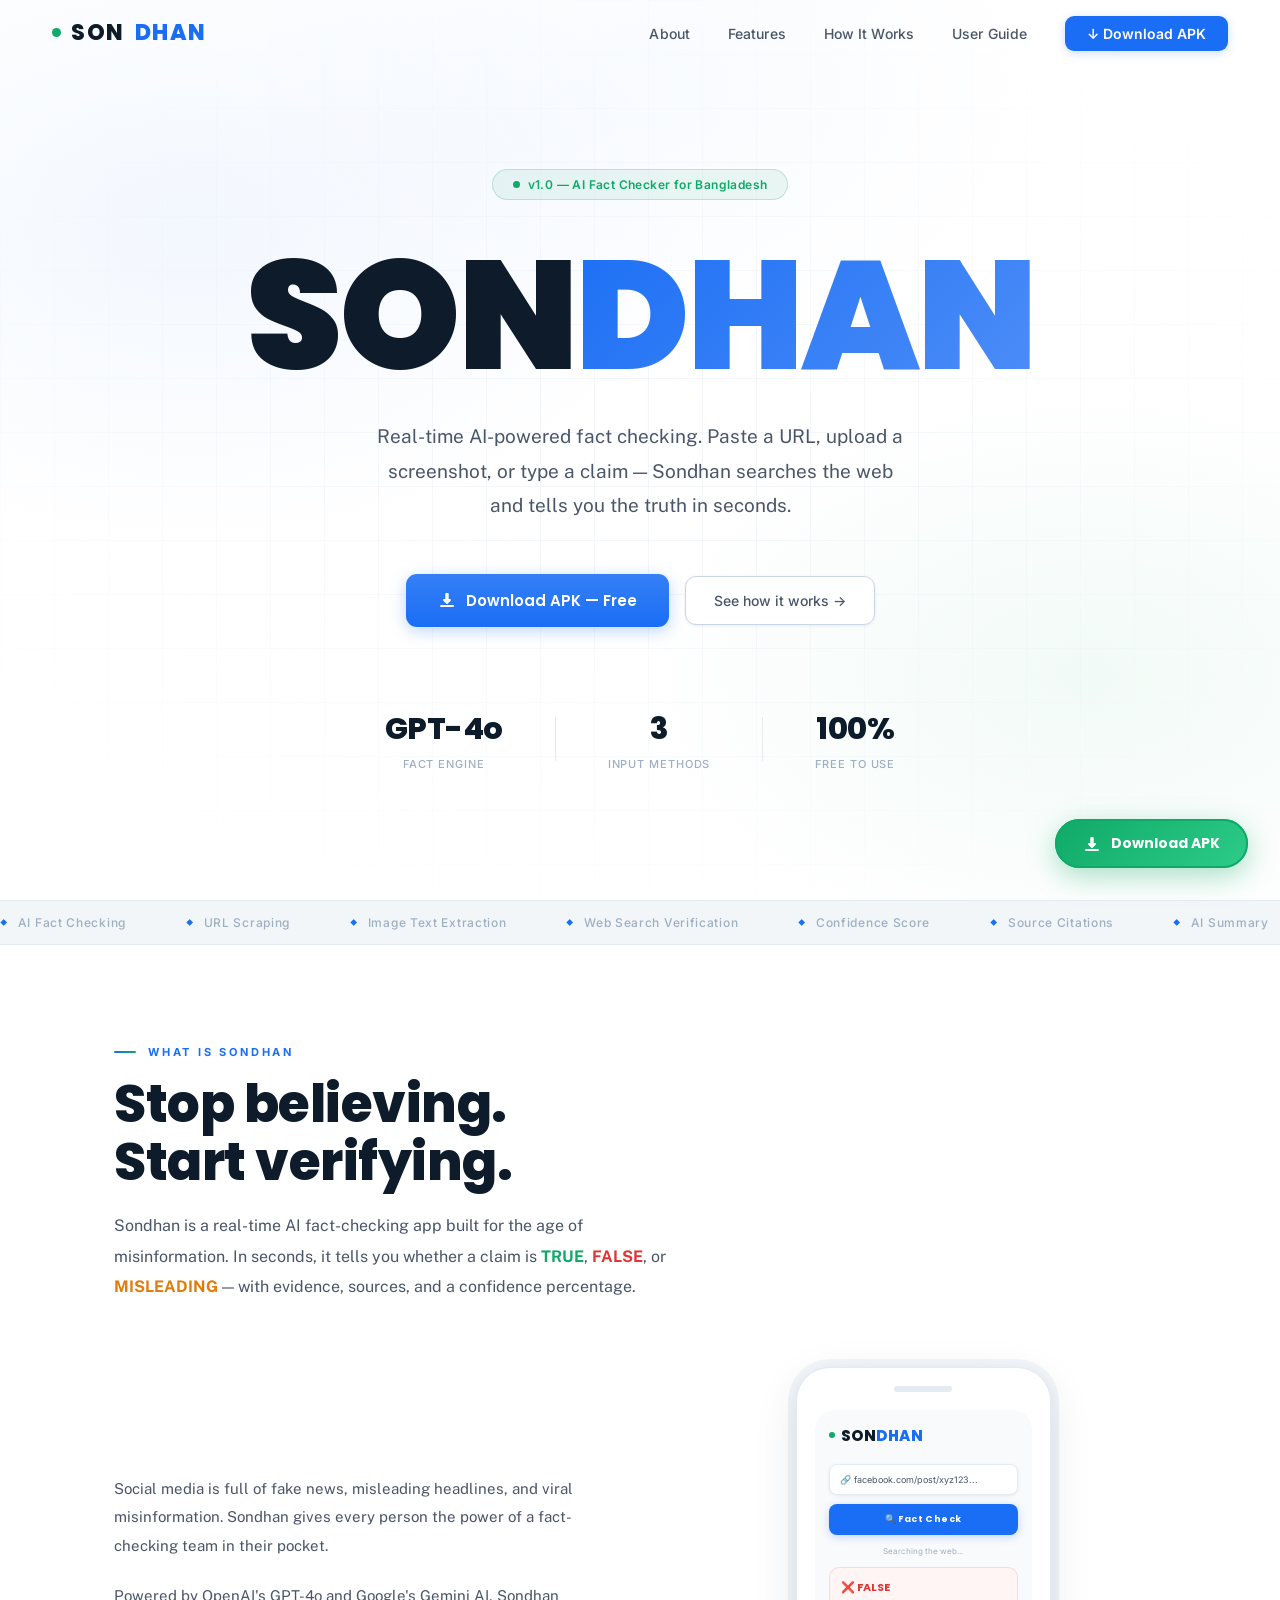
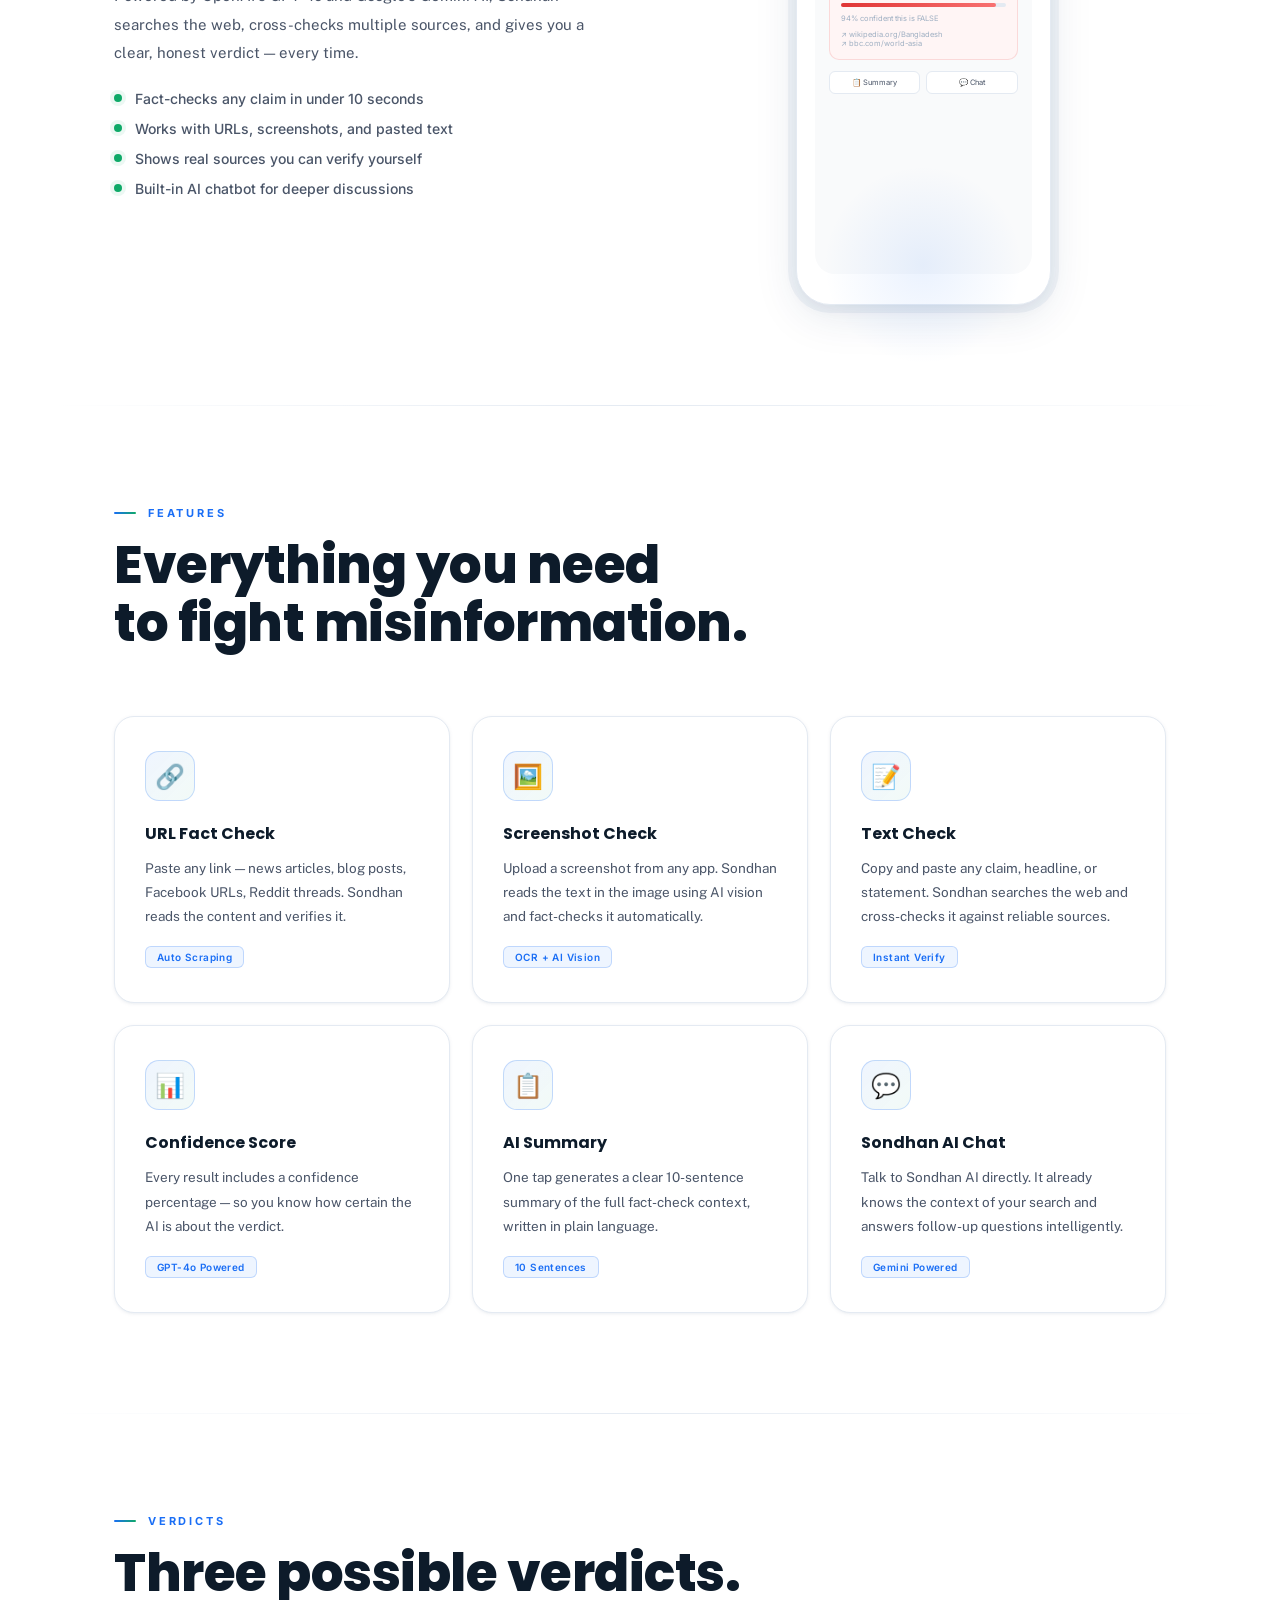
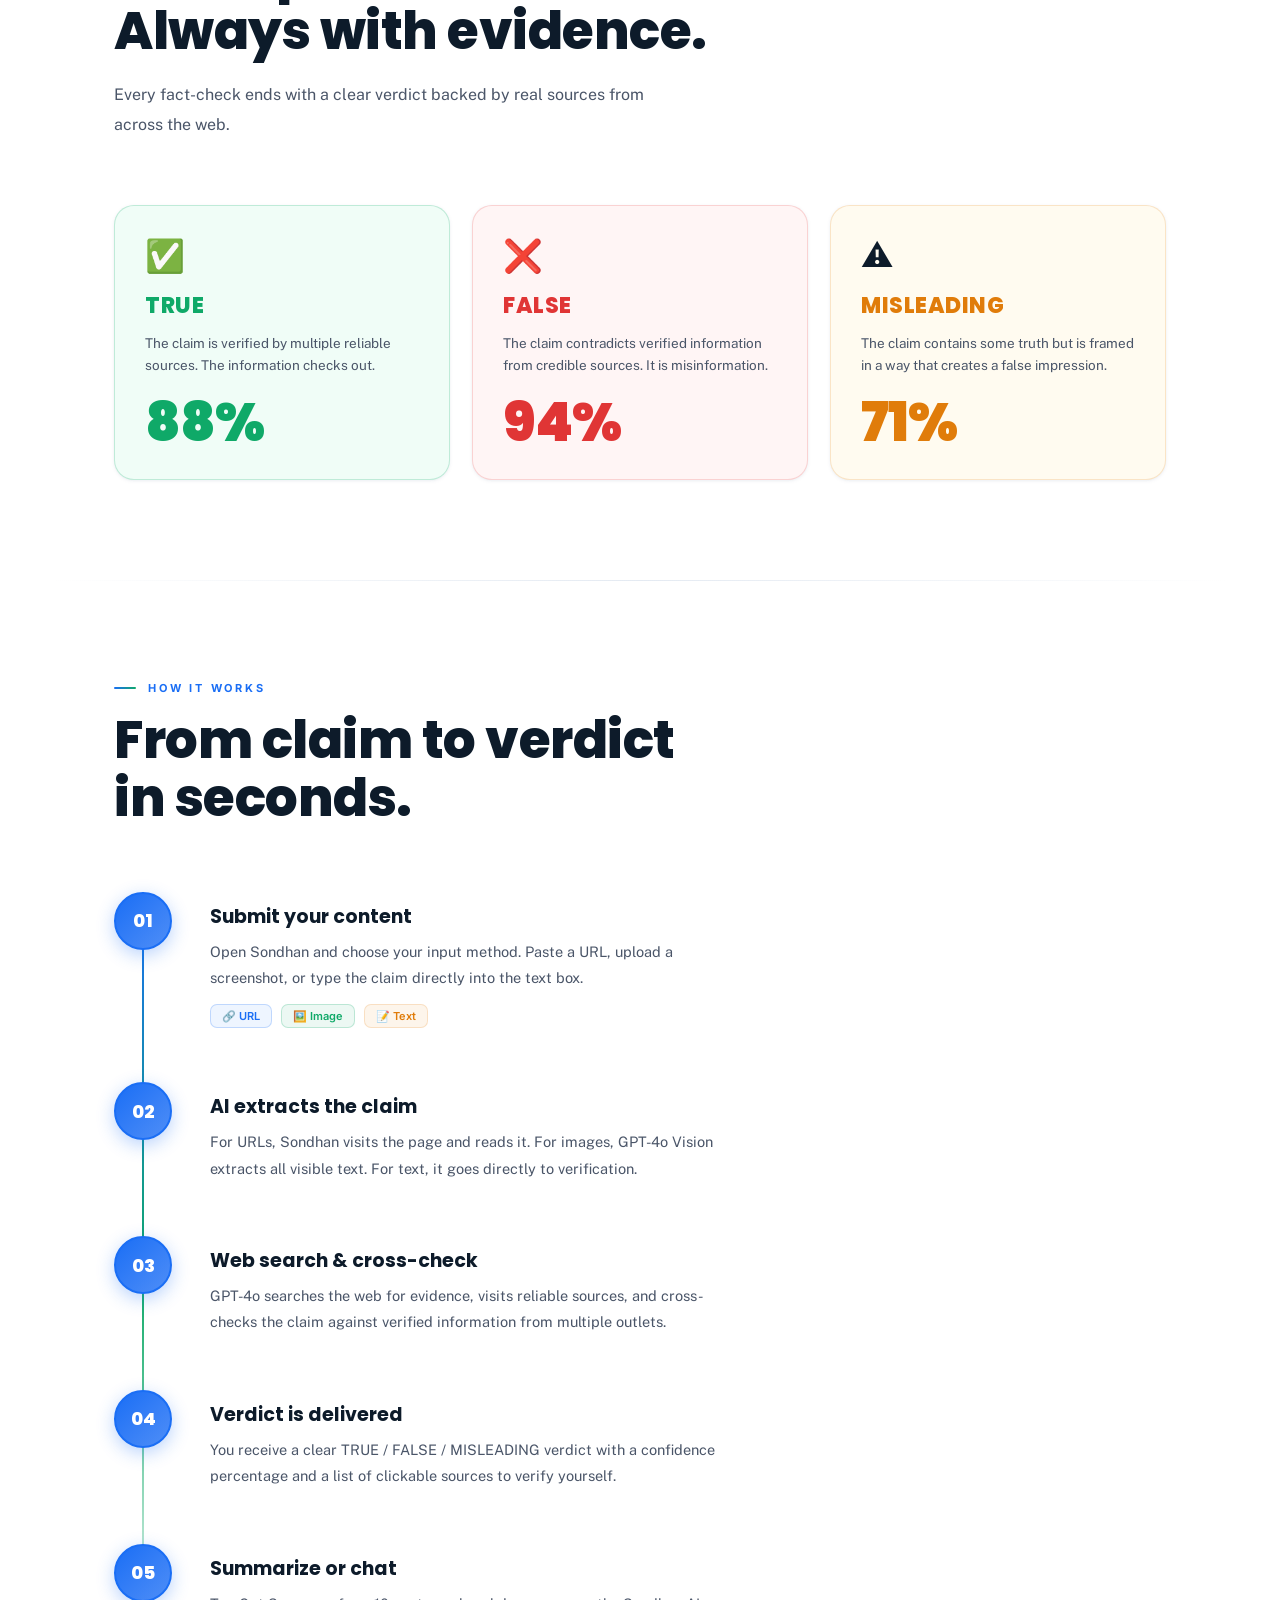
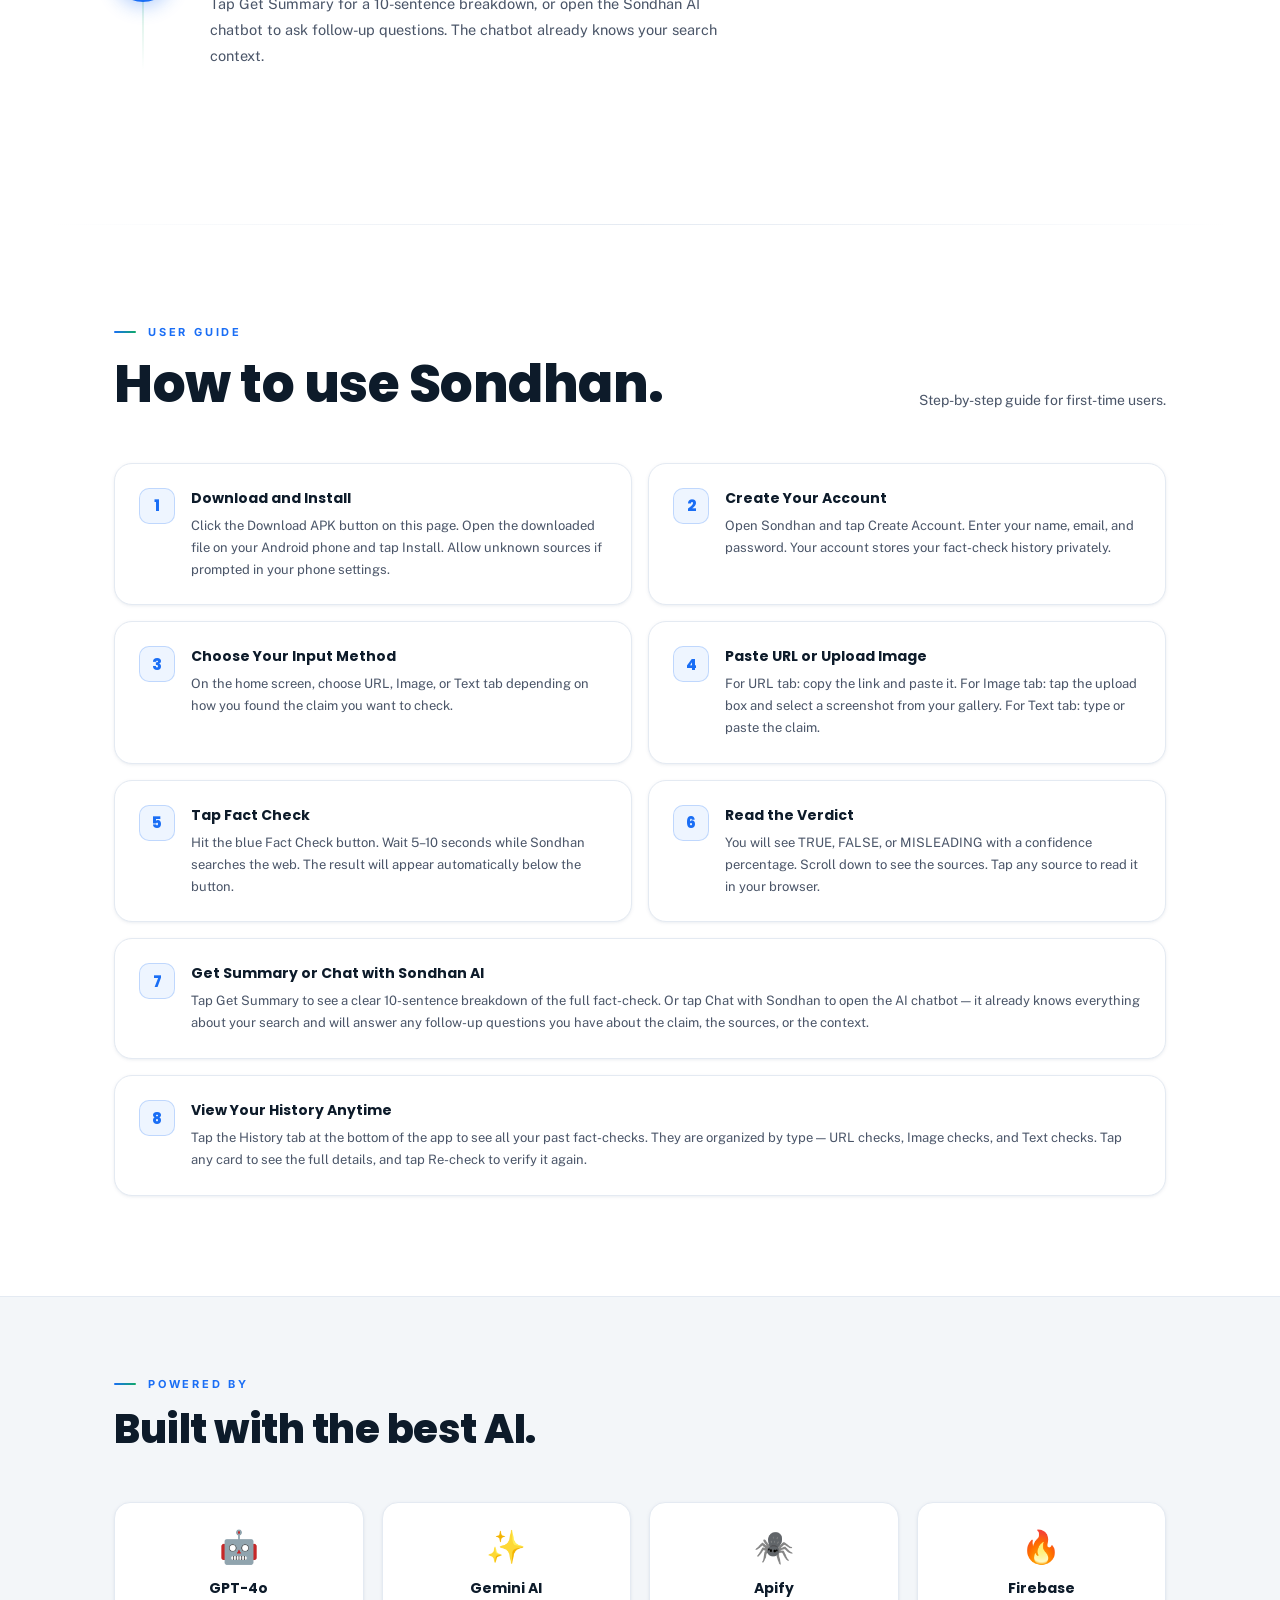
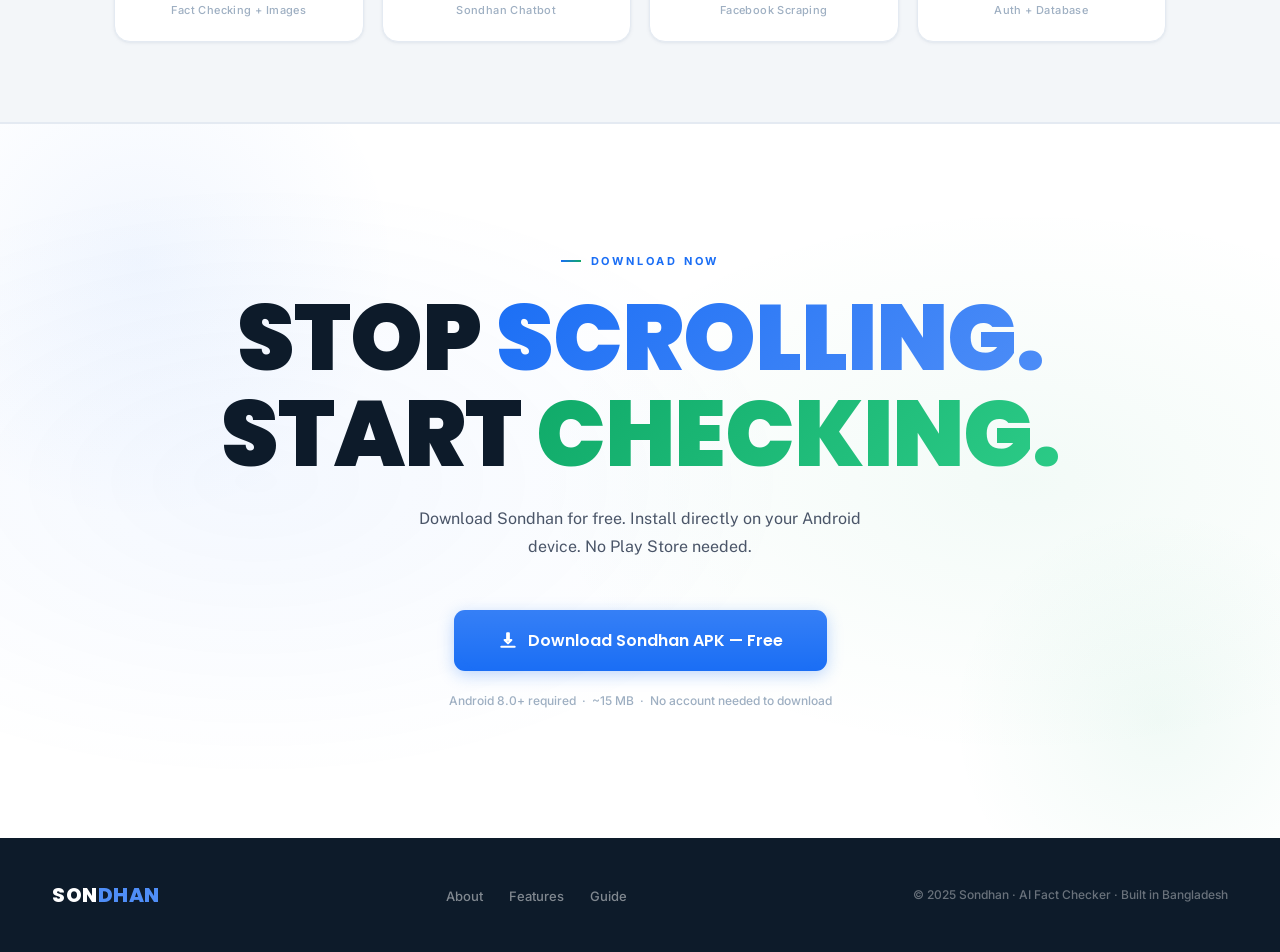
<file: shondan-website_2.html>
<!DOCTYPE html>
<html lang="en">
<head>
<meta charset="UTF-8">
<meta name="viewport" content="width=device-width, initial-scale=1.0">
<title>Sondhan — Real-Time AI Fact Checker</title>
<meta name="description" content="Sondhan is a real-time AI-powered fact-checking app. Paste a URL, upload a screenshot, or type a claim — Sondhan searches the web and tells you the truth in seconds.">
<link rel="preconnect" href="https://fonts.googleapis.com">
<link rel="preconnect" href="https://fonts.gstatic.com" crossorigin>
<link href="https://fonts.googleapis.com/css2?family=Poppins:wght@300;400;500;600;700;800;900&family=Public+Sans:ital,wght@0,300;0,400;0,500;0,600;1,400&family=Inter:wght@400;500;600;700&display=swap" rel="stylesheet">
<style>
  *, *::before, *::after { margin: 0; padding: 0; box-sizing: border-box; }

  :root {
    /* Dominant — white */
    --white:        #ffffff;
    --off-white:    #f9fafb;
    --surface:      #f3f6f9;
    --surface2:     #eaf0f7;

    /* Blue scale (secondary) */
    --blue:         #1a6ef5;
    --blue-dark:    #1355cc;
    --blue-light:   #4f8ef7;
    --blue-dim:     rgba(26,110,245,0.07);
    --blue-mid:     rgba(26,110,245,0.13);
    --blue-border:  rgba(26,110,245,0.22);

    /* Green scale (secondary) */
    --green:        #0fa968;
    --green-dark:   #0a8a54;
    --green-light:  #2dcc88;
    --green-dim:    rgba(15,169,104,0.08);
    --green-border: rgba(15,169,104,0.22);

    /* Verdicts */
    --true:       #0fa968;
    --false:      #e03535;
    --misleading: #e07c0a;

    /* Text */
    --text:    #0d1b2a;
    --text2:   #4a5568;
    --text3:   #9eafc2;

    /* Borders */
    --border:  #e4eaf2;
    --border2: #c8d6e5;

    /* Shadows — lighter since bg is white */
    --shadow-sm: 0 1px 4px rgba(20,50,100,0.06), 0 1px 2px rgba(20,50,100,0.03);
    --shadow-md: 0 4px 18px rgba(20,50,100,0.09), 0 2px 6px rgba(20,50,100,0.04);
    --shadow-lg: 0 12px 44px rgba(20,50,100,0.10), 0 4px 14px rgba(20,50,100,0.05);
  }

  html { scroll-behavior: smooth; }

  body {
    background: var(--white);
    color: var(--text);
    font-family: 'Inter', sans-serif;
    overflow-x: hidden;
  }



  /* ── NAV ──────────────────────────────────────────── */
  nav {
    position: fixed; top: 0; left: 0; right: 0;
    z-index: 100;
    padding: 16px 52px;
    display: flex;
    align-items: center;
    justify-content: space-between;
    border-bottom: 1px solid transparent;
    transition: all 0.35s;
  }
  nav.scrolled {
    background: rgba(255,255,255,0.92);
    backdrop-filter: blur(24px);
    -webkit-backdrop-filter: blur(24px);
    border-bottom-color: var(--border);
    box-shadow: var(--shadow-sm);
  }
  .nav-logo {
    font-family: 'Poppins', sans-serif;
    font-size: 22px;
    font-weight: 800;
    letter-spacing: 1.5px;
    color: var(--text);
    text-decoration: none;
    display: flex;
    align-items: center;
    gap: 10px;
  }
  .nav-logo .logo-dot {
    width: 9px; height: 9px;
    background: var(--green);
    border-radius: 50%;
    display: inline-block;
    animation: pulse 2s ease-in-out infinite;
    flex-shrink: 0;
  }
  .nav-logo .logo-accent { color: var(--blue); }

  .nav-links {
    display: flex;
    align-items: center;
    gap: 38px;
    list-style: none;
  }
  .nav-links a {
    font-family: 'Inter', sans-serif;
    color: var(--text2);
    text-decoration: none;
    font-size: 14px;
    font-weight: 500;
    transition: color 0.2s;
    letter-spacing: 0.1px;
  }
  .nav-links a:hover { color: var(--text); }
  .nav-download {
    background: var(--blue) !important;
    color: white !important;
    padding: 9px 22px;
    border-radius: 9px;
    font-weight: 600 !important;
    transition: all 0.2s !important;
    box-shadow: 0 2px 10px rgba(26,110,245,0.22);
    letter-spacing: 0px !important;
  }
  .nav-download:hover {
    background: var(--blue-dark) !important;
    transform: translateY(-1px);
    box-shadow: 0 5px 18px rgba(26,110,245,0.32) !important;
  }

  /* ── HERO ─────────────────────────────────────────── */
  .hero {
    min-height: 100vh;
    display: flex;
    flex-direction: column;
    align-items: center;
    justify-content: center;
    text-align: center;
    padding: 130px 24px 90px;
    position: relative;
    overflow: hidden;
    background: var(--white);
  }

  /* Soft white-green-blue radial blobs */
  .hero-bg-mesh {
    position: absolute;
    inset: 0;
    background:
      radial-gradient(ellipse 60% 55% at 15% 25%, rgba(26,110,245,0.055) 0%, transparent 65%),
      radial-gradient(ellipse 55% 50% at 85% 75%, rgba(15,169,104,0.055) 0%, transparent 65%),
      radial-gradient(ellipse 45% 45% at 50% 10%, rgba(26,110,245,0.03) 0%, transparent 70%);
    pointer-events: none;
  }

  /* Subtle grid */
  .hero-grid {
    position: absolute;
    inset: 0;
    background-image:
      linear-gradient(var(--border) 1px, transparent 1px),
      linear-gradient(90deg, var(--border) 1px, transparent 1px);
    background-size: 54px 54px;
    mask-image: radial-gradient(ellipse 80% 70% at 50% 50%, black 10%, transparent 80%);
    -webkit-mask-image: radial-gradient(ellipse 80% 70% at 50% 50%, black 10%, transparent 80%);
    opacity: 0.45;
  }

  .hero-badge {
    display: inline-flex;
    align-items: center;
    gap: 8px;
    background: var(--green-dim);
    border: 1px solid var(--green-border);
    border-radius: 999px;
    padding: 7px 20px;
    font-size: 12px;
    font-family: 'Inter', sans-serif;
    font-weight: 600;
    color: var(--green);
    letter-spacing: 0.4px;
    margin-bottom: 44px;
    animation: fadeUp 0.8s ease both;
    position: relative;
  }
  .hero-badge::before {
    content: '';
    width: 7px; height: 7px;
    background: var(--green);
    border-radius: 50%;
    animation: pulse 1.5s infinite;
    flex-shrink: 0;
  }

  .hero-title {
    font-family: 'Poppins', sans-serif;
    font-size: clamp(68px, 14vw, 154px);
    font-weight: 900;
    letter-spacing: -3px;
    line-height: 0.93;
    color: var(--text);
    animation: fadeUp 0.8s 0.1s ease both;
    position: relative;
  }
  /* Blue gradient on accent */
  .hero-title .accent {
    background: linear-gradient(135deg, var(--blue), var(--blue-light));
    -webkit-background-clip: text;
    -webkit-text-fill-color: transparent;
    background-clip: text;
  }
  .hero-title .accent2 {
    background: linear-gradient(135deg, var(--green), var(--green-light));
    -webkit-background-clip: text;
    -webkit-text-fill-color: transparent;
    background-clip: text;
  }

  .hero-sub {
    font-family: 'Public Sans', sans-serif;
    font-size: clamp(15px, 2vw, 19px);
    color: var(--text2);
    max-width: 540px;
    line-height: 1.8;
    margin: 32px auto 0;
    animation: fadeUp 0.8s 0.2s ease both;
    position: relative;
  }

  .hero-cta {
    display: flex;
    align-items: center;
    gap: 16px;
    margin-top: 52px;
    flex-wrap: wrap;
    justify-content: center;
    animation: fadeUp 0.8s 0.3s ease both;
    position: relative;
  }

  .btn-primary {
    display: inline-flex;
    align-items: center;
    gap: 10px;
    background: var(--blue);
    color: white;
    padding: 15px 32px;
    border-radius: 11px;
    font-family: 'Poppins', sans-serif;
    font-weight: 600;
    font-size: 15px;
    text-decoration: none;
    transition: all 0.22s;
    border: none;
    cursor: pointer;
    box-shadow: 0 4px 16px rgba(26,110,245,0.28);
    position: relative;
    overflow: hidden;
  }
  .btn-primary::after {
    content: '';
    position: absolute;
    inset: 0;
    background: linear-gradient(to bottom, rgba(255,255,255,0.12), transparent);
    pointer-events: none;
  }
  .btn-primary:hover {
    background: var(--blue-dark);
    transform: translateY(-2px);
    box-shadow: 0 8px 28px rgba(26,110,245,0.38);
  }
  .btn-primary svg { width: 18px; height: 18px; }

  .btn-ghost {
    display: inline-flex;
    align-items: center;
    gap: 8px;
    background: transparent;
    color: var(--text2);
    padding: 15px 28px;
    border-radius: 11px;
    font-family: 'Inter', sans-serif;
    font-weight: 500;
    font-size: 14px;
    text-decoration: none;
    border: 1.5px solid var(--border2);
    transition: all 0.22s;
    cursor: pointer;
    background: var(--white);
    box-shadow: var(--shadow-sm);
  }
  .btn-ghost:hover {
    color: var(--blue);
    border-color: var(--blue-border);
    background: var(--blue-dim);
    box-shadow: 0 3px 12px rgba(26,110,245,0.1);
  }

  .hero-stats {
    display: flex;
    align-items: center;
    gap: 52px;
    margin-top: 80px;
    animation: fadeUp 0.8s 0.4s ease both;
    position: relative;
  }
  .hero-stat { text-align: center; }
  .hero-stat-num {
    font-family: 'Poppins', sans-serif;
    font-size: 30px;
    font-weight: 800;
    color: var(--text);
    letter-spacing: -0.5px;
  }
  .hero-stat-label {
    font-family: 'Inter', sans-serif;
    font-size: 11px;
    color: var(--text3);
    letter-spacing: 0.9px;
    text-transform: uppercase;
    margin-top: 5px;
    font-weight: 500;
  }
  .hero-stat-div {
    width: 1px;
    height: 44px;
    background: var(--border);
  }

  /* ── TICKER ──────────────────────────────────────── */
  .ticker {
    background: var(--surface);
    border-top: 1px solid var(--border);
    border-bottom: 1px solid var(--border);
    padding: 14px 0;
    overflow: hidden;
  }
  .ticker-track {
    display: flex;
    gap: 60px;
    animation: ticker 26s linear infinite;
    width: max-content;
  }
  .ticker-item {
    font-family: 'Inter', sans-serif;
    font-size: 12px;
    font-weight: 500;
    color: var(--text3);
    letter-spacing: 0.7px;
    white-space: nowrap;
    display: flex;
    align-items: center;
    gap: 10px;
  }
  .ticker-item::before {
    content: '◆';
    color: var(--blue);
    font-size: 7px;
  }

  /* ── SECTIONS ────────────────────────────────────── */
  section {
    padding: 100px 24px;
    max-width: 1100px;
    margin: 0 auto;
  }

  .section-label {
    font-family: 'Inter', sans-serif;
    font-size: 11px;
    font-weight: 700;
    color: var(--blue);
    letter-spacing: 2.8px;
    text-transform: uppercase;
    margin-bottom: 16px;
    display: flex;
    align-items: center;
    gap: 12px;
  }
  .section-label::before {
    content: '';
    width: 22px; height: 2px;
    background: linear-gradient(90deg, var(--blue), var(--green));
    border-radius: 2px;
  }
  .section-title {
    font-family: 'Poppins', sans-serif;
    font-size: clamp(30px, 4.5vw, 52px);
    font-weight: 800;
    line-height: 1.12;
    color: var(--text);
    margin-bottom: 20px;
    letter-spacing: -0.5px;
  }
  .section-body {
    font-family: 'Public Sans', sans-serif;
    font-size: 16px;
    color: var(--text2);
    line-height: 1.9;
    max-width: 580px;
  }

  /* ── ABOUT ───────────────────────────────────────── */
  .about-grid {
    display: grid;
    grid-template-columns: 1fr 1fr;
    gap: 80px;
    align-items: center;
    margin-top: 64px;
  }

  .about-text p {
    font-family: 'Public Sans', sans-serif;
    font-size: 15px;
    color: var(--text2);
    line-height: 1.9;
    margin-bottom: 22px;
  }
  .about-bullets { display: flex; flex-direction: column; gap: 13px; margin-top: 10px; }
  .about-bullet {
    display: flex;
    align-items: center;
    gap: 13px;
  }
  .about-bullet-dot {
    width: 8px; height: 8px;
    background: var(--green);
    border-radius: 50%;
    flex-shrink: 0;
    box-shadow: 0 0 0 4px var(--green-dim);
  }
  .about-bullet span {
    font-family: 'Inter', sans-serif;
    font-size: 14px;
    color: var(--text2);
    font-weight: 500;
  }

  /* Phone mockup */
  .phone-frame {
    background: var(--white);
    border: 1.5px solid var(--border);
    border-radius: 34px;
    padding: 18px;
    aspect-ratio: 9/19;
    max-width: 255px;
    margin: 0 auto;
    position: relative;
    overflow: hidden;
    box-shadow: var(--shadow-lg), 0 0 0 8px var(--surface);
  }
  .phone-notch {
    width: 58px; height: 6px;
    background: var(--border);
    border-radius: 3px;
    margin: 0 auto 18px;
  }
  .phone-screen {
    background: var(--off-white);
    border-radius: 20px;
    padding: 14px;
    height: calc(100% - 36px);
    display: flex;
    flex-direction: column;
    gap: 9px;
    overflow: hidden;
  }
  .phone-header {
    display: flex;
    align-items: center;
    gap: 6px;
    margin-bottom: 8px;
  }
  .phone-logo {
    font-family: 'Poppins', sans-serif;
    font-size: 15px;
    font-weight: 800;
    color: var(--text);
    letter-spacing: 0.5px;
  }
  .phone-logo span { color: var(--blue); }
  .phone-input {
    background: var(--white);
    border: 1px solid var(--border);
    border-radius: 8px;
    padding: 9px 10px;
    font-size: 9px;
    color: var(--text2);
    font-family: 'Inter', sans-serif;
    box-shadow: var(--shadow-sm);
  }
  .phone-btn {
    background: var(--blue);
    border-radius: 8px;
    padding: 9px;
    text-align: center;
    font-size: 9px;
    font-weight: 700;
    color: white;
    font-family: 'Poppins', sans-serif;
    letter-spacing: 0.4px;
    box-shadow: 0 2px 8px rgba(26,110,245,0.25);
  }
  .phone-searching {
    font-size: 8px;
    color: var(--text3);
    font-family: 'Inter', sans-serif;
    text-align: center;
    padding: 2px 0;
  }
  .phone-result {
    background: #fff5f5;
    border: 1px solid rgba(224,53,53,0.15);
    border-radius: 10px;
    padding: 11px;
  }
  .phone-verdict {
    font-family: 'Poppins', sans-serif;
    font-weight: 700;
    font-size: 11px;
    color: var(--false);
    margin-bottom: 7px;
  }
  .phone-bar-track {
    background: var(--border);
    border-radius: 999px;
    height: 4px;
    margin-bottom: 7px;
  }
  .phone-bar-fill {
    background: linear-gradient(90deg, var(--false), #f87171);
    height: 4px;
    border-radius: 999px;
    width: 94%;
    animation: barFill 2s ease-out infinite alternate;
  }
  .phone-source {
    font-size: 7.5px;
    color: var(--text3);
    font-family: 'Inter', sans-serif;
  }
  .phone-actions {
    display: flex;
    gap: 6px;
    margin-top: 2px;
  }
  .phone-action-btn {
    flex: 1;
    background: var(--white);
    border: 1px solid var(--border);
    border-radius: 6px;
    padding: 6px;
    text-align: center;
    font-size: 7.5px;
    color: var(--text2);
    font-family: 'Inter', sans-serif;
  }
  .phone-glow {
    position: absolute;
    bottom: -60px; left: 50%;
    transform: translateX(-50%);
    width: 200px; height: 200px;
    background: radial-gradient(circle, rgba(26,110,245,0.09), transparent 70%);
    pointer-events: none;
  }
  .about-visual { position: relative; }

  /* ── FEATURES GRID ──────────────────────────────── */
  .features-grid {
    display: grid;
    grid-template-columns: repeat(3, 1fr);
    gap: 22px;
    margin-top: 64px;
  }
  .feature-card {
    background: var(--white);
    border: 1.5px solid var(--border);
    border-radius: 20px;
    padding: 34px 30px;
    transition: all 0.28s;
    position: relative;
    overflow: hidden;
    box-shadow: var(--shadow-sm);
  }
  .feature-card::before {
    content: '';
    position: absolute;
    top: 0; left: 0; right: 0;
    height: 3px;
    background: linear-gradient(90deg, var(--blue), var(--green));
    transform: scaleX(0);
    transform-origin: left;
    transition: transform 0.35s ease;
    border-radius: 20px 20px 0 0;
  }
  .feature-card:hover {
    border-color: var(--blue-border);
    transform: translateY(-5px);
    box-shadow: var(--shadow-md);
  }
  .feature-card:hover::before { transform: scaleX(1); }

  .feature-icon {
    width: 50px; height: 50px;
    background: linear-gradient(135deg, var(--blue-dim), rgba(15,169,104,0.05));
    border: 1.5px solid var(--blue-border);
    border-radius: 14px;
    display: flex;
    align-items: center;
    justify-content: center;
    font-size: 24px;
    margin-bottom: 20px;
  }
  .feature-title {
    font-family: 'Poppins', sans-serif;
    font-size: 16px;
    font-weight: 700;
    color: var(--text);
    margin-bottom: 10px;
  }
  .feature-desc {
    font-family: 'Public Sans', sans-serif;
    font-size: 13.5px;
    color: var(--text2);
    line-height: 1.78;
  }
  .feature-tag {
    display: inline-block;
    margin-top: 18px;
    font-family: 'Inter', sans-serif;
    font-size: 10px;
    font-weight: 600;
    color: var(--blue);
    background: var(--blue-dim);
    padding: 4px 11px;
    border-radius: 6px;
    letter-spacing: 0.4px;
    border: 1px solid var(--blue-border);
  }

  /* ── VERDICT SECTION ────────────────────────────── */
  .verdict-showcase {
    display: grid;
    grid-template-columns: repeat(3, 1fr);
    gap: 22px;
    margin-top: 64px;
  }
  .verdict-card {
    background: var(--white);
    border-radius: 20px;
    padding: 30px;
    border: 1.5px solid var(--border);
    transition: all 0.22s;
    box-shadow: var(--shadow-sm);
  }
  .verdict-card:hover { transform: translateY(-5px); box-shadow: var(--shadow-md); }
  .true-card        { border-color: rgba(15,169,104,0.22); background: #f0fdf7; }
  .false-card       { border-color: rgba(224,53,53,0.18);  background: #fff5f5; }
  .misleading-card  { border-color: rgba(224,124,10,0.18); background: #fffbf0; }

  .verdict-emoji { font-size: 32px; margin-bottom: 14px; }
  .verdict-label {
    font-family: 'Poppins', sans-serif;
    font-weight: 800;
    font-size: 22px;
    margin-bottom: 10px;
    letter-spacing: 0.5px;
  }
  .true-card        .verdict-label { color: var(--true); }
  .false-card       .verdict-label { color: var(--false); }
  .misleading-card  .verdict-label { color: var(--misleading); }
  .verdict-desc {
    font-family: 'Public Sans', sans-serif;
    font-size: 13.5px;
    color: var(--text2);
    line-height: 1.68;
  }
  .verdict-percent {
    font-family: 'Poppins', sans-serif;
    font-weight: 900;
    font-size: 54px;
    margin-top: 18px;
    letter-spacing: -1px;
    line-height: 1;
  }
  .true-card        .verdict-percent { color: var(--true); }
  .false-card       .verdict-percent { color: var(--false); }
  .misleading-card  .verdict-percent { color: var(--misleading); }

  /* ── HOW IT WORKS ───────────────────────────────── */
  .steps-container {
    margin-top: 64px;
    position: relative;
  }
  .steps-line {
    position: absolute;
    left: 28px; top: 0; bottom: 0;
    width: 2px;
    background: linear-gradient(to bottom, var(--blue), var(--green), transparent);
    border-radius: 2px;
  }
  .step {
    display: flex;
    gap: 38px;
    margin-bottom: 54px;
    position: relative;
    opacity: 0;
    transform: translateX(-20px);
    transition: all 0.6s ease;
  }
  .step.visible { opacity: 1; transform: translateX(0); }

  .step-num {
    flex-shrink: 0;
    width: 58px; height: 58px;
    border-radius: 50%;
    background: var(--white);
    border: 2px solid var(--border);
    display: flex;
    align-items: center;
    justify-content: center;
    font-family: 'Poppins', sans-serif;
    font-size: 18px;
    font-weight: 800;
    color: var(--text3);
    position: relative;
    z-index: 1;
    box-shadow: var(--shadow-sm);
    transition: all 0.3s;
  }
  .step.active .step-num {
    background: linear-gradient(135deg, var(--blue), var(--blue-light));
    border-color: var(--blue);
    color: white;
    box-shadow: 0 5px 18px rgba(26,110,245,0.3);
  }
  .step-body { padding-top: 10px; }
  .step-title {
    font-family: 'Poppins', sans-serif;
    font-size: 19px;
    font-weight: 700;
    color: var(--text);
    margin-bottom: 8px;
  }
  .step-desc {
    font-family: 'Public Sans', sans-serif;
    font-size: 14.5px;
    color: var(--text2);
    line-height: 1.82;
    max-width: 520px;
  }
  .step-tags { display: flex; gap: 9px; flex-wrap: wrap; margin-top: 13px; }
  .step-tag {
    display: inline-flex;
    align-items: center;
    gap: 5px;
    font-family: 'Inter', sans-serif;
    font-size: 11px;
    font-weight: 600;
    border-radius: 7px;
    padding: 4px 11px;
  }
  .tag-url   { background: var(--blue-dim);  color: var(--blue);  border: 1px solid var(--blue-border); }
  .tag-image { background: var(--green-dim); color: var(--green); border: 1px solid var(--green-border); }
  .tag-text  { background: rgba(224,124,10,0.08); color: var(--misleading); border: 1px solid rgba(224,124,10,0.18); }

  /* ── USER GUIDE ─────────────────────────────────── */
  .guide-header {
    display: flex;
    justify-content: space-between;
    align-items: flex-end;
    margin-bottom: 50px;
    flex-wrap: wrap;
    gap: 20px;
  }
  .guide-header p {
    font-family: 'Public Sans', sans-serif;
    font-size: 14px;
    color: var(--text2);
    max-width: 260px;
    line-height: 1.75;
  }
  .guide-steps {
    display: grid;
    grid-template-columns: 1fr 1fr;
    gap: 16px;
  }
  .guide-step {
    background: var(--white);
    border: 1.5px solid var(--border);
    border-radius: 18px;
    padding: 24px;
    display: flex;
    gap: 16px;
    transition: all 0.22s;
    box-shadow: var(--shadow-sm);
  }
  .guide-step:hover {
    border-color: var(--blue-border);
    box-shadow: var(--shadow-md);
    transform: translateY(-2px);
  }
  .guide-step-num {
    flex-shrink: 0;
    width: 36px; height: 36px;
    background: var(--blue-dim);
    border: 1.5px solid var(--blue-border);
    border-radius: 10px;
    display: flex;
    align-items: center;
    justify-content: center;
    font-family: 'Poppins', sans-serif;
    font-size: 15px;
    font-weight: 800;
    color: var(--blue);
  }
  .guide-step-title {
    font-family: 'Poppins', sans-serif;
    font-size: 14px;
    font-weight: 700;
    color: var(--text);
    margin-bottom: 6px;
  }
  .guide-step-desc {
    font-family: 'Public Sans', sans-serif;
    font-size: 13px;
    color: var(--text2);
    line-height: 1.68;
  }
  .guide-step.wide { grid-column: span 2; }

  /* ── TECH STACK ─────────────────────────────────── */
  .tech-section-bg {
    background: var(--surface);
    border-top: 1px solid var(--border);
    border-bottom: 1px solid var(--border);
  }
  .tech-grid {
    display: grid;
    grid-template-columns: repeat(4, 1fr);
    gap: 18px;
    margin-top: 50px;
  }
  .tech-card {
    background: var(--white);
    border: 1.5px solid var(--border);
    border-radius: 16px;
    padding: 24px;
    text-align: center;
    transition: all 0.22s;
    box-shadow: var(--shadow-sm);
  }
  .tech-card:hover {
    border-color: var(--blue-border);
    transform: translateY(-4px);
    box-shadow: var(--shadow-md);
  }
  .tech-icon { font-size: 32px; margin-bottom: 12px; display: block; }
  .tech-name {
    font-family: 'Poppins', sans-serif;
    font-weight: 700;
    font-size: 14px;
    color: var(--text);
    margin-bottom: 4px;
  }
  .tech-role {
    font-family: 'Inter', sans-serif;
    font-size: 11px;
    color: var(--text3);
    font-weight: 500;
    letter-spacing: 0.4px;
  }

  /* ── CTA ────────────────────────────────────────── */
  .cta-section {
    text-align: center;
    padding: 130px 24px;
    position: relative;
    overflow: hidden;
    background: var(--white);
    border-top: 1px solid var(--border);
  }
  /* Soft gradient overlay */
  .cta-section::before {
    content: '';
    position: absolute;
    inset: 0;
    background:
      radial-gradient(ellipse 60% 60% at 20% 50%, rgba(26,110,245,0.05) 0%, transparent 70%),
      radial-gradient(ellipse 55% 55% at 80% 50%, rgba(15,169,104,0.05) 0%, transparent 70%);
    pointer-events: none;
  }
  .cta-bg-shapes {
    position: absolute;
    inset: 0;
    overflow: hidden;
    pointer-events: none;
  }
  .cta-shape {
    position: absolute;
    border-radius: 50%;
  }
  .cta-shape-1 {
    width: 520px; height: 520px;
    background: radial-gradient(circle, rgba(26,110,245,0.06) 0%, transparent 70%);
    top: -120px; left: -120px;
  }
  .cta-shape-2 {
    width: 420px; height: 420px;
    background: radial-gradient(circle, rgba(15,169,104,0.06) 0%, transparent 70%);
    bottom: -90px; right: -90px;
  }
  .cta-label {
    font-family: 'Inter', sans-serif;
    font-size: 11px;
    font-weight: 700;
    color: var(--blue);
    letter-spacing: 2.8px;
    text-transform: uppercase;
    margin-bottom: 22px;
    display: flex;
    align-items: center;
    justify-content: center;
    gap: 10px;
    position: relative;
  }
  .cta-label::before {
    content: '';
    width: 20px; height: 2px;
    background: linear-gradient(90deg, var(--blue), var(--green));
  }
  .cta-title {
    font-family: 'Poppins', sans-serif;
    font-size: clamp(42px, 7.5vw, 92px);
    font-weight: 900;
    letter-spacing: -1px;
    line-height: 1.05;
    color: var(--text);
    position: relative;
    margin-bottom: 22px;
  }
  .cta-title .cta-blue {
    background: linear-gradient(135deg, var(--blue), var(--blue-light));
    -webkit-background-clip: text;
    -webkit-text-fill-color: transparent;
    background-clip: text;
  }
  .cta-title .cta-green {
    background: linear-gradient(135deg, var(--green), var(--green-light));
    -webkit-background-clip: text;
    -webkit-text-fill-color: transparent;
    background-clip: text;
  }
  .cta-sub {
    font-family: 'Public Sans', sans-serif;
    font-size: 16px;
    color: var(--text2);
    margin: 0 auto 48px;
    max-width: 460px;
    line-height: 1.78;
    position: relative;
  }
  .cta-meta {
    margin-top: 22px;
    font-family: 'Inter', sans-serif;
    font-size: 12px;
    color: var(--text3);
    font-weight: 500;
    position: relative;
  }

  /* ── FOOTER ─────────────────────────────────────── */
  footer {
    background: var(--text);
    padding: 42px 52px;
    display: flex;
    justify-content: space-between;
    align-items: center;
    flex-wrap: wrap;
    gap: 16px;
  }
  .footer-logo {
    font-family: 'Poppins', sans-serif;
    font-size: 20px;
    font-weight: 800;
    color: white;
    letter-spacing: 0.5px;
  }
  .footer-logo span { color: var(--blue-light); }
  .footer-copy {
    font-family: 'Inter', sans-serif;
    font-size: 12px;
    color: rgba(255,255,255,0.38);
    font-weight: 500;
  }
  .footer-links {
    display: flex;
    gap: 26px;
    list-style: none;
  }
  .footer-links a {
    font-family: 'Inter', sans-serif;
    font-size: 13px;
    color: rgba(255,255,255,0.48);
    text-decoration: none;
    font-weight: 500;
    transition: color 0.2s;
  }
  .footer-links a:hover { color: white; }

  /* ── FLOATING DOWNLOAD BTN ──────────────────────── */
  .floating-btn {
    position: fixed;
    bottom: 32px;
    right: 32px;
    z-index: 500;
    background: linear-gradient(135deg, var(--green), var(--green-light));
    color: white;
    border: none;
    border-radius: 50px;
    padding: 14px 28px;
    font-family: 'Poppins', sans-serif;
    font-weight: 700;
    font-size: 14px;
    cursor: pointer;
    display: flex;
    align-items: center;
    gap: 10px;
    box-shadow: 0 8px 28px rgba(15,169,104,0.35);
    transition: all 0.22s;
    text-decoration: none;
    animation: floatIn 1s 1s ease both;
  }
  .floating-btn:hover {
    transform: translateY(-3px);
    box-shadow: 0 14px 38px rgba(15,169,104,0.45);
    background: linear-gradient(135deg, var(--green-dark), var(--green));
  }
  .floating-btn svg { width: 18px; height: 18px; }
  .btn-pulse {
    position: absolute;
    inset: 0;
    border-radius: 50px;
    border: 2px solid var(--green);
    animation: btnPulse 2s ease infinite;
    pointer-events: none;
  }

  /* ── STRIPE DIVIDER ─────────────────────────────── */
  .section-divider {
    height: 1px;
    background: linear-gradient(90deg, transparent, var(--border), transparent);
    margin: 0 52px;
  }

  /* ── Green accent highlight chips ───────────────── */
  .chip-green {
    display: inline-flex;
    align-items: center;
    gap: 6px;
    background: var(--green-dim);
    border: 1px solid var(--green-border);
    border-radius: 999px;
    padding: 3px 12px;
    font-family: 'Inter', sans-serif;
    font-size: 11px;
    font-weight: 600;
    color: var(--green);
    letter-spacing: 0.3px;
  }
  .chip-blue {
    display: inline-flex;
    align-items: center;
    gap: 6px;
    background: var(--blue-dim);
    border: 1px solid var(--blue-border);
    border-radius: 999px;
    padding: 3px 12px;
    font-family: 'Inter', sans-serif;
    font-size: 11px;
    font-weight: 600;
    color: var(--blue);
    letter-spacing: 0.3px;
  }

  /* ── ANIMATIONS ─────────────────────────────────── */
  @keyframes fadeUp {
    from { opacity: 0; transform: translateY(30px); }
    to   { opacity: 1; transform: translateY(0); }
  }
  @keyframes pulse {
    0%, 100% { opacity: 1; transform: scale(1); }
    50%       { opacity: 0.45; transform: scale(0.72); }
  }
  @keyframes ticker {
    from { transform: translateX(0); }
    to   { transform: translateX(-50%); }
  }
  @keyframes barFill {
    from { width: 83%; }
    to   { width: 96%; }
  }
  @keyframes floatIn {
    from { opacity: 0; transform: translateY(22px); }
    to   { opacity: 1; transform: translateY(0); }
  }
  @keyframes btnPulse {
    0%   { opacity: 0.7; transform: scale(1); }
    100% { opacity: 0;   transform: scale(1.38); }
  }

  /* ── RESPONSIVE ─────────────────────────────────── */
  @media (max-width: 900px) {
    .about-grid { grid-template-columns: 1fr; }
    .features-grid { grid-template-columns: 1fr 1fr; }
    .verdict-showcase { grid-template-columns: 1fr; }
    .tech-grid { grid-template-columns: repeat(2, 1fr); }
  }
  @media (max-width: 640px) {
    nav { padding: 14px 20px; }
    .nav-links { display: none; }
    .features-grid { grid-template-columns: 1fr; }
    .guide-steps { grid-template-columns: 1fr; }
    .guide-step.wide { grid-column: span 1; }
    .hero-stats { gap: 24px; }
    section { padding: 68px 20px; }
    .floating-btn { bottom: 20px; right: 20px; padding: 12px 20px; font-size: 13px; }
    footer { padding: 28px 20px; flex-direction: column; align-items: flex-start; }
  }
</style>
</head>
<body>



<!-- ── NAV ──────────────────────────────────────────── -->
<nav id="navbar">
  <a href="#" class="nav-logo" id="nav-logo-link">
    <span class="logo-dot"></span>
    SON<span class="logo-accent">DHAN</span>
  </a>
  <ul class="nav-links">
    <li><a href="#about">About</a></li>
    <li><a href="#features">Features</a></li>
    <li><a href="#how-it-works">How It Works</a></li>
    <li><a href="#guide">User Guide</a></li>
    <li><a href="Sondhan.apk" download="Sondhan.apk" class="nav-download">↓ Download APK</a></li>
  </ul>
</nav>

<!-- ── HERO ─────────────────────────────────────────── -->
<section class="hero" style="max-width:100%; padding-left:24px; padding-right:24px;" id="hero-section">
  <div class="hero-bg-mesh"></div>
  <div class="hero-grid"></div>

  <div class="hero-badge" id="hero-badge">v1.0 — AI Fact Checker for Bangladesh</div>

  <h1 class="hero-title" id="hero-title">
    SON<span class="accent">DHAN</span>
  </h1>

  <p class="hero-sub" id="hero-sub">
    Real-time AI-powered fact checking. Paste a URL, upload a screenshot,
    or type a claim — Sondhan searches the web and tells you the truth in seconds.
  </p>

  <div class="hero-cta" id="hero-cta">
    <a href="Sondhan.apk" download="Sondhan.apk" class="btn-primary" id="hero-download-btn">
      <svg viewBox="0 0 24 24" fill="none" stroke="currentColor" stroke-width="2.5" stroke-linecap="round" stroke-linejoin="round">
        <path d="M12 16l-4-4h3V4h2v8h3l-4 4z"/>
        <path d="M4 20h16"/>
      </svg>
      Download APK — Free
    </a>
    <a href="#how-it-works" class="btn-ghost" id="hero-howto-btn">See how it works →</a>
  </div>

  <div class="hero-stats" id="hero-stats">
    <div class="hero-stat">
      <div class="hero-stat-num">GPT-4o</div>
      <div class="hero-stat-label">Fact Engine</div>
    </div>
    <div class="hero-stat-div"></div>
    <div class="hero-stat">
      <div class="hero-stat-num">3</div>
      <div class="hero-stat-label">Input Methods</div>
    </div>
    <div class="hero-stat-div"></div>
    <div class="hero-stat">
      <div class="hero-stat-num">100%</div>
      <div class="hero-stat-label">Free to Use</div>
    </div>
  </div>
</section>

<!-- ── TICKER ────────────────────────────────────────── -->
<div class="ticker">
  <div class="ticker-track" id="ticker-track">
    <div class="ticker-item">AI Fact Checking</div>
    <div class="ticker-item">URL Scraping</div>
    <div class="ticker-item">Image Text Extraction</div>
    <div class="ticker-item">Web Search Verification</div>
    <div class="ticker-item">Confidence Score</div>
    <div class="ticker-item">Source Citations</div>
    <div class="ticker-item">AI Summary</div>
    <div class="ticker-item">Sondhan Chatbot</div>
    <div class="ticker-item">Search History</div>
    <div class="ticker-item">Android APK</div>
    <div class="ticker-item">AI Fact Checking</div>
    <div class="ticker-item">URL Scraping</div>
    <div class="ticker-item">Image Text Extraction</div>
    <div class="ticker-item">Web Search Verification</div>
    <div class="ticker-item">Confidence Score</div>
    <div class="ticker-item">Source Citations</div>
    <div class="ticker-item">AI Summary</div>
    <div class="ticker-item">Sondhan Chatbot</div>
    <div class="ticker-item">Search History</div>
    <div class="ticker-item">Android APK</div>
  </div>
</div>

<!-- ── ABOUT ─────────────────────────────────────────── -->
<section id="about">
  <div class="section-label">What is Sondhan</div>
  <h2 class="section-title">Stop believing.<br>Start verifying.</h2>
  <p class="section-body">
    Sondhan is a real-time AI fact-checking app built for the age of misinformation.
    In seconds, it tells you whether a claim is
    <strong style="color:var(--true)">TRUE</strong>,
    <strong style="color:var(--false)">FALSE</strong>, or
    <strong style="color:var(--misleading)">MISLEADING</strong> — with evidence,
    sources, and a confidence percentage.
  </p>

  <div class="about-grid">
    <div class="about-text">
      <p>
        Social media is full of fake news, misleading headlines, and viral misinformation.
        Sondhan gives every person the power of a fact-checking team in their pocket.
      </p>
      <p>
        Powered by OpenAI's GPT-4o and Google's Gemini AI, Sondhan searches the web,
        cross-checks multiple sources, and gives you a clear, honest verdict — every time.
      </p>
      <div class="about-bullets">
        <div class="about-bullet">
          <div class="about-bullet-dot"></div>
          <span>Fact-checks any claim in under 10 seconds</span>
        </div>
        <div class="about-bullet">
          <div class="about-bullet-dot"></div>
          <span>Works with URLs, screenshots, and pasted text</span>
        </div>
        <div class="about-bullet">
          <div class="about-bullet-dot"></div>
          <span>Shows real sources you can verify yourself</span>
        </div>
        <div class="about-bullet">
          <div class="about-bullet-dot"></div>
          <span>Built-in AI chatbot for deeper discussions</span>
        </div>
      </div>
    </div>

    <div class="about-visual">
      <div class="phone-frame">
        <div class="phone-notch"></div>
        <div class="phone-screen">
          <div class="phone-header">
            <div style="width:6px;height:6px;background:var(--green);border-radius:50%;animation:pulse 1.5s infinite;flex-shrink:0"></div>
            <div class="phone-logo">SON<span>DHAN</span></div>
          </div>
          <div class="phone-input">🔗 facebook.com/post/xyz123...</div>
          <div class="phone-btn">🔍 Fact Check</div>
          <div class="phone-searching">Searching the web...</div>
          <div class="phone-result">
            <div class="phone-verdict">❌ FALSE</div>
            <div class="phone-bar-track">
              <div class="phone-bar-fill"></div>
            </div>
            <div class="phone-source">94% confident this is FALSE</div>
            <div style="margin-top:7px">
              <div class="phone-source">↗ wikipedia.org/Bangladesh</div>
              <div class="phone-source">↗ bbc.com/world-asia</div>
            </div>
          </div>
          <div class="phone-actions">
            <div class="phone-action-btn">📋 Summary</div>
            <div class="phone-action-btn">💬 Chat</div>
          </div>
        </div>
      </div>
      <div class="phone-glow"></div>
    </div>
  </div>
</section>

<div class="section-divider"></div>

<!-- ── FEATURES ──────────────────────────────────────── -->
<section id="features">
  <div class="section-label">Features</div>
  <h2 class="section-title">Everything you need<br>to fight misinformation.</h2>

  <div class="features-grid">
    <div class="feature-card" id="feat-url">
      <div class="feature-icon">🔗</div>
      <div class="feature-title">URL Fact Check</div>
      <div class="feature-desc">Paste any link — news articles, blog posts, Facebook URLs, Reddit threads. Sondhan reads the content and verifies it.</div>
      <span class="feature-tag">Auto Scraping</span>
    </div>
    <div class="feature-card" id="feat-image">
      <div class="feature-icon">🖼️</div>
      <div class="feature-title">Screenshot Check</div>
      <div class="feature-desc">Upload a screenshot from any app. Sondhan reads the text in the image using AI vision and fact-checks it automatically.</div>
      <span class="feature-tag">OCR + AI Vision</span>
    </div>
    <div class="feature-card" id="feat-text">
      <div class="feature-icon">📝</div>
      <div class="feature-title">Text Check</div>
      <div class="feature-desc">Copy and paste any claim, headline, or statement. Sondhan searches the web and cross-checks it against reliable sources.</div>
      <span class="feature-tag">Instant Verify</span>
    </div>
    <div class="feature-card" id="feat-score">
      <div class="feature-icon">📊</div>
      <div class="feature-title">Confidence Score</div>
      <div class="feature-desc">Every result includes a confidence percentage — so you know how certain the AI is about the verdict.</div>
      <span class="feature-tag">GPT-4o Powered</span>
    </div>
    <div class="feature-card" id="feat-summary">
      <div class="feature-icon">📋</div>
      <div class="feature-title">AI Summary</div>
      <div class="feature-desc">One tap generates a clear 10-sentence summary of the full fact-check context, written in plain language.</div>
      <span class="feature-tag">10 Sentences</span>
    </div>
    <div class="feature-card" id="feat-chat">
      <div class="feature-icon">💬</div>
      <div class="feature-title">Sondhan AI Chat</div>
      <div class="feature-desc">Talk to Sondhan AI directly. It already knows the context of your search and answers follow-up questions intelligently.</div>
      <span class="feature-tag">Gemini Powered</span>
    </div>
  </div>
</section>

<div class="section-divider"></div>

<!-- ── VERDICT TYPES ─────────────────────────────────── -->
<section id="verdicts">
  <div class="section-label">Verdicts</div>
  <h2 class="section-title">Three possible verdicts.<br>Always with evidence.</h2>
  <p class="section-body">Every fact-check ends with a clear verdict backed by real sources from across the web.</p>

  <div class="verdict-showcase">
    <div class="verdict-card true-card" id="verdict-true">
      <div class="verdict-emoji">✅</div>
      <div class="verdict-label">TRUE</div>
      <div class="verdict-desc">The claim is verified by multiple reliable sources. The information checks out.</div>
      <div class="verdict-percent">88%</div>
    </div>
    <div class="verdict-card false-card" id="verdict-false">
      <div class="verdict-emoji">❌</div>
      <div class="verdict-label">FALSE</div>
      <div class="verdict-desc">The claim contradicts verified information from credible sources. It is misinformation.</div>
      <div class="verdict-percent">94%</div>
    </div>
    <div class="verdict-card misleading-card" id="verdict-misleading">
      <div class="verdict-emoji">⚠️</div>
      <div class="verdict-label">MISLEADING</div>
      <div class="verdict-desc">The claim contains some truth but is framed in a way that creates a false impression.</div>
      <div class="verdict-percent">71%</div>
    </div>
  </div>
</section>

<div class="section-divider"></div>

<!-- ── HOW IT WORKS ──────────────────────────────────── -->
<section id="how-it-works">
  <div class="section-label">How It Works</div>
  <h2 class="section-title">From claim to verdict<br>in seconds.</h2>

  <div class="steps-container">
    <div class="steps-line"></div>

    <div class="step" data-step id="step-1">
      <div class="step-num">01</div>
      <div class="step-body">
        <div class="step-title">Submit your content</div>
        <div class="step-desc">Open Sondhan and choose your input method. Paste a URL, upload a screenshot, or type the claim directly into the text box.</div>
        <div class="step-tags">
          <span class="step-tag tag-url">🔗 URL</span>
          <span class="step-tag tag-image">🖼️ Image</span>
          <span class="step-tag tag-text">📝 Text</span>
        </div>
      </div>
    </div>

    <div class="step" data-step id="step-2">
      <div class="step-num">02</div>
      <div class="step-body">
        <div class="step-title">AI extracts the claim</div>
        <div class="step-desc">For URLs, Sondhan visits the page and reads it. For images, GPT-4o Vision extracts all visible text. For text, it goes directly to verification.</div>
      </div>
    </div>

    <div class="step" data-step id="step-3">
      <div class="step-num">03</div>
      <div class="step-body">
        <div class="step-title">Web search &amp; cross-check</div>
        <div class="step-desc">GPT-4o searches the web for evidence, visits reliable sources, and cross-checks the claim against verified information from multiple outlets.</div>
      </div>
    </div>

    <div class="step" data-step id="step-4">
      <div class="step-num">04</div>
      <div class="step-body">
        <div class="step-title">Verdict is delivered</div>
        <div class="step-desc">You receive a clear TRUE / FALSE / MISLEADING verdict with a confidence percentage and a list of clickable sources to verify yourself.</div>
      </div>
    </div>

    <div class="step" data-step id="step-5">
      <div class="step-num">05</div>
      <div class="step-body">
        <div class="step-title">Summarize or chat</div>
        <div class="step-desc">Tap Get Summary for a 10-sentence breakdown, or open the Sondhan AI chatbot to ask follow-up questions. The chatbot already knows your search context.</div>
      </div>
    </div>
  </div>
</section>

<div class="section-divider"></div>

<!-- ── USER GUIDE ────────────────────────────────────── -->
<section id="guide">
  <div class="guide-header">
    <div>
      <div class="section-label">User Guide</div>
      <h2 class="section-title" style="margin-bottom:0">How to use Sondhan.</h2>
    </div>
    <p>Step-by-step guide for first-time users.</p>
  </div>

  <div class="guide-steps">
    <div class="guide-step" id="guide-step-1">
      <div class="guide-step-num">1</div>
      <div>
        <div class="guide-step-title">Download and Install</div>
        <div class="guide-step-desc">Click the Download APK button on this page. Open the downloaded file on your Android phone and tap Install. Allow unknown sources if prompted in your phone settings.</div>
      </div>
    </div>

    <div class="guide-step" id="guide-step-2">
      <div class="guide-step-num">2</div>
      <div>
        <div class="guide-step-title">Create Your Account</div>
        <div class="guide-step-desc">Open Sondhan and tap Create Account. Enter your name, email, and password. Your account stores your fact-check history privately.</div>
      </div>
    </div>

    <div class="guide-step" id="guide-step-3">
      <div class="guide-step-num">3</div>
      <div>
        <div class="guide-step-title">Choose Your Input Method</div>
        <div class="guide-step-desc">On the home screen, choose URL, Image, or Text tab depending on how you found the claim you want to check.</div>
      </div>
    </div>

    <div class="guide-step" id="guide-step-4">
      <div class="guide-step-num">4</div>
      <div>
        <div class="guide-step-title">Paste URL or Upload Image</div>
        <div class="guide-step-desc">For URL tab: copy the link and paste it. For Image tab: tap the upload box and select a screenshot from your gallery. For Text tab: type or paste the claim.</div>
      </div>
    </div>

    <div class="guide-step" id="guide-step-5">
      <div class="guide-step-num">5</div>
      <div>
        <div class="guide-step-title">Tap Fact Check</div>
        <div class="guide-step-desc">Hit the blue Fact Check button. Wait 5–10 seconds while Sondhan searches the web. The result will appear automatically below the button.</div>
      </div>
    </div>

    <div class="guide-step" id="guide-step-6">
      <div class="guide-step-num">6</div>
      <div>
        <div class="guide-step-title">Read the Verdict</div>
        <div class="guide-step-desc">You will see TRUE, FALSE, or MISLEADING with a confidence percentage. Scroll down to see the sources. Tap any source to read it in your browser.</div>
      </div>
    </div>

    <div class="guide-step wide" id="guide-step-7">
      <div class="guide-step-num">7</div>
      <div>
        <div class="guide-step-title">Get Summary or Chat with Sondhan AI</div>
        <div class="guide-step-desc">Tap Get Summary to see a clear 10-sentence breakdown of the full fact-check. Or tap Chat with Sondhan to open the AI chatbot — it already knows everything about your search and will answer any follow-up questions you have about the claim, the sources, or the context.</div>
      </div>
    </div>

    <div class="guide-step wide" id="guide-step-8">
      <div class="guide-step-num">8</div>
      <div>
        <div class="guide-step-title">View Your History Anytime</div>
        <div class="guide-step-desc">Tap the History tab at the bottom of the app to see all your past fact-checks. They are organized by type — URL checks, Image checks, and Text checks. Tap any card to see the full details, and tap Re-check to verify it again.</div>
      </div>
    </div>
  </div>
</section>

<!-- ── TECH STACK ─────────────────────────────────────── -->
<div class="tech-section-bg">
  <section style="padding-top:80px; padding-bottom:80px;" id="tech-stack">
    <div class="section-label">Powered By</div>
    <h2 class="section-title" style="font-size:clamp(26px,3.5vw,40px)">Built with the best AI.</h2>

    <div class="tech-grid">
      <div class="tech-card" id="tech-gpt">
        <span class="tech-icon">🤖</span>
        <div class="tech-name">GPT-4o</div>
        <div class="tech-role">Fact Checking + Images</div>
      </div>
      <div class="tech-card" id="tech-gemini">
        <span class="tech-icon">✨</span>
        <div class="tech-name">Gemini AI</div>
        <div class="tech-role">Sondhan Chatbot</div>
      </div>
      <div class="tech-card" id="tech-apify">
        <span class="tech-icon">🕷️</span>
        <div class="tech-name">Apify</div>
        <div class="tech-role">Facebook Scraping</div>
      </div>
      <div class="tech-card" id="tech-firebase">
        <span class="tech-icon">🔥</span>
        <div class="tech-name">Firebase</div>
        <div class="tech-role">Auth + Database</div>
      </div>
    </div>
  </section>
</div>

<!-- ── CTA / DOWNLOAD ────────────────────────────────── -->
<div class="cta-section" id="download">
  <div class="cta-bg-shapes">
    <div class="cta-shape cta-shape-1"></div>
    <div class="cta-shape cta-shape-2"></div>
  </div>
  <div class="cta-label">Download Now</div>
  <div class="cta-title">
    STOP <span class="cta-blue">SCROLLING.</span><br>
    START <span class="cta-green">CHECKING.</span>
  </div>
  <p class="cta-sub">Download Sondhan for free. Install directly on your Android device. No Play Store needed.</p>

  <a href="Sondhan.apk" download="Sondhan.apk" class="btn-primary" style="font-size:16px;padding:18px 44px;display:inline-flex;position:relative;" id="apk-download-btn">
    <div class="btn-pulse" style="border-color:var(--blue)"></div>
    <svg viewBox="0 0 24 24" fill="none" stroke="currentColor" stroke-width="2.5" stroke-linecap="round" stroke-linejoin="round" style="width:20px;height:20px">
      <path d="M12 16l-4-4h3V4h2v8h3l-4 4z"/>
      <path d="M4 20h16"/>
    </svg>
    Download Sondhan APK — Free
  </a>

  <div class="cta-meta">
    Android 8.0+ required &nbsp;·&nbsp; ~15 MB &nbsp;·&nbsp; No account needed to download
  </div>
</div>

<!-- ── FOOTER ─────────────────────────────────────────── -->
<footer>
  <div class="footer-logo">SON<span>DHAN</span></div>
  <ul class="footer-links">
    <li><a href="#about">About</a></li>
    <li><a href="#features">Features</a></li>
    <li><a href="#guide">Guide</a></li>
  </ul>
  <div class="footer-copy">© 2025 Sondhan · AI Fact Checker · Built in Bangladesh</div>
</footer>

<!-- ── FLOATING DOWNLOAD BTN ──────────────────────────── -->
<a href="Sondhan.apk" download="Sondhan.apk" class="floating-btn" id="floating-apk">
  <div class="btn-pulse"></div>
  <svg viewBox="0 0 24 24" fill="none" stroke="currentColor" stroke-width="2.5" stroke-linecap="round" stroke-linejoin="round">
    <path d="M12 16l-4-4h3V4h2v8h3l-4 4z"/>
    <path d="M4 20h16"/>
  </svg>
  Download APK
</a>

<script>


  // ── Navbar scroll ───────────────────────────────────
  window.addEventListener('scroll', () => {
    document.getElementById('navbar').classList.toggle('scrolled', window.scrollY > 40);

    const dl   = document.getElementById('download');
    const rect = dl.getBoundingClientRect();
    const fab  = document.getElementById('floating-apk');
    const visible = rect.top < window.innerHeight && rect.bottom > 0;
    fab.style.opacity       = visible ? '0' : '1';
    fab.style.pointerEvents = visible ? 'none' : 'all';
  });

  // ── Step animations (Intersection Observer) ─────────
  const steps    = document.querySelectorAll('[data-step]');
  const observer = new IntersectionObserver(entries => {
    entries.forEach(e => {
      if (e.isIntersecting) e.target.classList.add('visible', 'active');
    });
  }, { threshold: 0.25 });
  steps.forEach(s => observer.observe(s));
</script>
</body>
</html>
</file>
<file: css/style.css>
/* ========================================
   SONDHAN — style.css
   White-dominant | Blue + Green accents
   Fonts: Poppins | Public Sans | Inter
======================================== */

/* ── Reset ─────────────────────────────── */
*, *::before, *::after { margin: 0; padding: 0; box-sizing: border-box; }

/* ── CSS Variables ──────────────────────── */
:root {
  /* Dominant: White */
  --white:       #ffffff;
  --off-white:   #f9fafb;
  --surface:     #f3f6fa;
  --surface-2:   #eaeff7;

  /* Blue (secondary) */
  --blue:        #1a6ef5;
  --blue-dark:   #1252c4;
  --blue-light:  #5296f8;
  --blue-dim:    rgba(26, 110, 245, 0.07);
  --blue-mid:    rgba(26, 110, 245, 0.13);
  --blue-border: rgba(26, 110, 245, 0.22);
  --blue-glow:   rgba(26, 110, 245, 0.18);

  /* Green (secondary) */
  --green:        #0faa68;
  --green-dark:   #0a8754;
  --green-light:  #2dd490;
  --green-dim:    rgba(15, 170, 104, 0.08);
  --green-border: rgba(15, 170, 104, 0.22);
  --green-glow:   rgba(15, 170, 104, 0.18);

  /* Verdicts */
  --true-color:       #0faa68;
  --false-color:      #e03535;
  --misleading-color: #e07c0a;

  /* Text */
  --text-900: #0c1828;
  --text-700: #233044;
  --text-500: #5a6e87;
  --text-300: #9fb3cb;

  /* Borders */
  --border:   #e2eaf5;
  --border-2: #c8d8ed;

  /* Shadows */
  --shadow-xs: 0 1px 3px rgba(15, 40, 80, 0.05);
  --shadow-sm: 0 2px 8px rgba(15, 40, 80, 0.07), 0 1px 3px rgba(15, 40, 80, 0.04);
  --shadow-md: 0 6px 24px rgba(15, 40, 80, 0.09), 0 2px 8px rgba(15, 40, 80, 0.05);
  --shadow-lg: 0 16px 56px rgba(15, 40, 80, 0.11), 0 6px 18px rgba(15, 40, 80, 0.06);
  --shadow-xl: 0 24px 80px rgba(15, 40, 80, 0.13), 0 8px 24px rgba(15, 40, 80, 0.07);

  /* Layout */
  --max-w: 1120px;
  --nav-h: 72px;

  /* Radii */
  --r-sm:   8px;
  --r-md:   14px;
  --r-lg:   20px;
  --r-xl:   28px;
  --r-full: 999px;

  /* Easing */
  --ease:        cubic-bezier(0.25, 0.46, 0.45, 0.94);
  --ease-spring: cubic-bezier(0.34, 1.56, 0.64, 1);
}

html { scroll-behavior: smooth; font-size: 16px; }

body {
  font-family: 'Inter', sans-serif;
  background: var(--white);
  color: var(--text-900);
  overflow-x: hidden;
  -webkit-font-smoothing: antialiased;
  -moz-osx-font-smoothing: grayscale;
}

/* ── Scroll Progress ────────────────────── */
#scroll-progress {
  position: fixed;
  top: 0; left: 0;
  height: 3px;
  width: 0%;
  background: linear-gradient(90deg, var(--blue), var(--green));
  z-index: 9999;
  border-radius: 0 2px 2px 0;
  transition: width 0.05s linear;
}

/* ── Page Loader ────────────────────────── */
#loader {
  position: fixed;
  inset: 0;
  background: var(--white);
  z-index: 9998;
  display: flex;
  flex-direction: column;
  align-items: center;
  justify-content: center;
  gap: 28px;
  transition: opacity 0.55s ease, visibility 0.55s ease;
}
#loader.hidden {
  opacity: 0;
  visibility: hidden;
  pointer-events: none;
}
.loader-logo {
  font-family: 'Poppins', sans-serif;
  font-size: 38px;
  font-weight: 900;
  letter-spacing: 2px;
  color: var(--text-900);
  animation: loaderPulse 1.2s ease-in-out infinite;
  display: flex;
  align-items: center;
  gap: 4px;
}
.loader-logo-dot {
  width: 10px; height: 10px;
  background: var(--green);
  border-radius: 50%;
  display: inline-block;
}
.loader-logo span { color: var(--blue); }
.loader-bar-track {
  width: 200px; height: 3px;
  background: var(--border);
  border-radius: var(--r-full);
  overflow: hidden;
}
.loader-bar-fill {
  height: 100%;
  background: linear-gradient(90deg, var(--blue), var(--green));
  border-radius: var(--r-full);
  width: 0%;
  transition: width 0.05s linear;
}



/* ── NAV ────────────────────────────────── */
.nav {
  position: fixed;
  top: 0; left: 0; right: 0;
  height: var(--nav-h);
  padding: 0 52px;
  display: flex;
  align-items: center;
  justify-content: space-between;
  z-index: 500;
  border-bottom: 1px solid transparent;
  transition: background 0.35s ease, border-color 0.35s ease, box-shadow 0.35s ease;
}
.nav.scrolled {
  background: rgba(255, 255, 255, 0.94);
  backdrop-filter: blur(24px);
  -webkit-backdrop-filter: blur(24px);
  border-bottom-color: var(--border);
  box-shadow: var(--shadow-sm);
}

.nav-logo {
  font-family: 'Poppins', sans-serif;
  font-size: 22px;
  font-weight: 900;
  letter-spacing: 1.5px;
  color: var(--text-900);
  text-decoration: none;
  display: flex;
  align-items: center;
  gap: 10px;
  user-select: none;
}
.nav-logo-dot {
  width: 9px; height: 9px;
  background: var(--green);
  border-radius: 50%;
  flex-shrink: 0;
  animation: pulse-dot 2s ease-in-out infinite;
}
.nav-logo-accent { color: var(--blue); }

.nav-links {
  display: flex;
  align-items: center;
  gap: 36px;
  list-style: none;
}
.nav-link {
  font-family: 'Inter', sans-serif;
  font-size: 14px;
  font-weight: 500;
  color: var(--text-500);
  text-decoration: none;
  transition: color 0.2s ease;
  letter-spacing: 0.1px;
}
.nav-link:hover { color: var(--text-900); }
.nav-cta {
  font-family: 'Poppins', sans-serif;
  font-size: 14px;
  font-weight: 600;
  color: white !important;
  background: var(--blue);
  padding: 9px 22px;
  border-radius: var(--r-sm);
  text-decoration: none;
  transition: background 0.22s ease, transform 0.22s ease, box-shadow 0.22s ease;
  box-shadow: 0 3px 12px var(--blue-glow);
}
.nav-cta:hover {
  background: var(--blue-dark);
  transform: translateY(-1px);
  box-shadow: 0 6px 20px rgba(26, 110, 245, 0.34);
}

/* Hamburger */
.nav-hamburger {
  display: none;
  flex-direction: column;
  gap: 5px;
  cursor: pointer;
  padding: 8px;
  background: none;
  border: none;
}
.nav-hamburger span {
  display: block;
  width: 24px; height: 2px;
  background: var(--text-900);
  border-radius: var(--r-full);
  transition: all 0.3s ease;
}
.nav-hamburger.open span:nth-child(1) { transform: rotate(45deg) translate(5px, 5px); }
.nav-hamburger.open span:nth-child(2) { opacity: 0; transform: translateX(-10px); }
.nav-hamburger.open span:nth-child(3) { transform: rotate(-45deg) translate(5px, -5px); }

/* Mobile drawer */
.nav-mobile-drawer {
  position: fixed;
  top: var(--nav-h);
  left: 0; right: 0;
  background: rgba(255, 255, 255, 0.97);
  backdrop-filter: blur(20px);
  -webkit-backdrop-filter: blur(20px);
  border-bottom: 1px solid var(--border);
  padding: 24px 24px 36px;
  display: flex;
  flex-direction: column;
  gap: 4px;
  transform: translateY(-115%);
  transition: transform 0.38s var(--ease);
  z-index: 490;
  box-shadow: var(--shadow-md);
}
.nav-mobile-drawer.open { transform: translateY(0); }
.nav-mobile-drawer .nav-link {
  font-size: 16px;
  padding: 14px 4px;
  border-bottom: 1px solid var(--border);
  color: var(--text-700);
}
.nav-mobile-drawer .nav-cta {
  margin-top: 16px;
  text-align: center;
  padding: 14px;
  border-radius: var(--r-md);
  font-size: 15px;
}

/* ── HERO ───────────────────────────────── */
.hero {
  min-height: 100vh;
  display: flex;
  flex-direction: column;
  align-items: center;
  justify-content: center;
  text-align: center;
  padding: calc(var(--nav-h) + 70px) 24px 90px;
  position: relative;
  overflow: hidden;
  background: var(--white);
}
.hero-bg-mesh {
  position: absolute; inset: 0;
  background:
    radial-gradient(ellipse 68% 60% at 10% 20%, rgba(26, 110, 245, 0.055) 0%, transparent 65%),
    radial-gradient(ellipse 62% 55% at 90% 80%, rgba(15, 170, 104, 0.055) 0%, transparent 65%),
    radial-gradient(ellipse 50% 45% at 50% 5%,  rgba(26, 110, 245, 0.03)  0%, transparent 70%);
  pointer-events: none;
}
.hero-grid {
  position: absolute; inset: 0;
  background-image:
    linear-gradient(var(--border) 1px, transparent 1px),
    linear-gradient(90deg, var(--border) 1px, transparent 1px);
  background-size: 56px 56px;
  mask-image: radial-gradient(ellipse 85% 70% at 50% 50%, black 10%, transparent 80%);
  -webkit-mask-image: radial-gradient(ellipse 85% 70% at 50% 50%, black 10%, transparent 80%);
  opacity: 0.4;
  pointer-events: none;
}
.hero-badge {
  display: inline-flex;
  align-items: center;
  gap: 9px;
  background: var(--green-dim);
  border: 1px solid var(--green-border);
  border-radius: var(--r-full);
  padding: 7px 20px 7px 14px;
  font-size: 12px;
  font-family: 'Inter', sans-serif;
  font-weight: 600;
  color: var(--green);
  letter-spacing: 0.4px;
  margin-bottom: 46px;
  position: relative;
  animation: fadeUp 0.7s ease both;
}
.hero-badge-dot {
  width: 7px; height: 7px;
  background: var(--green);
  border-radius: 50%;
  flex-shrink: 0;
  animation: pulse-dot 1.6s infinite;
}
.hero-title {
  font-family: 'Poppins', sans-serif;
  font-size: clamp(74px, 15vw, 164px);
  font-weight: 900;
  letter-spacing: -4px;
  line-height: 0.91;
  color: var(--text-900);
  position: relative;
  animation: fadeUp 0.7s 0.1s ease both;
}
.hero-title-accent {
  background: linear-gradient(135deg, var(--blue) 0%, var(--blue-light) 100%);
  -webkit-background-clip: text;
  -webkit-text-fill-color: transparent;
  background-clip: text;
}
.hero-sub {
  font-family: 'Public Sans', sans-serif;
  font-size: clamp(15px, 2.2vw, 19px);
  color: var(--text-500);
  max-width: 525px;
  line-height: 1.88;
  margin: 36px auto 0;
  position: relative;
  animation: fadeUp 0.7s 0.2s ease both;
}
.hero-cta-group {
  display: flex;
  align-items: center;
  gap: 16px;
  margin-top: 52px;
  flex-wrap: wrap;
  justify-content: center;
  position: relative;
  animation: fadeUp 0.7s 0.3s ease both;
}

/* Shared button styles */
.btn-primary {
  display: inline-flex;
  align-items: center;
  gap: 10px;
  background: var(--blue);
  color: white;
  padding: 15px 32px;
  border-radius: var(--r-md);
  font-family: 'Poppins', sans-serif;
  font-weight: 600;
  font-size: 15px;
  text-decoration: none;
  transition: all 0.25s var(--ease);
  border: none;
  cursor: pointer;
  box-shadow: 0 5px 18px var(--blue-glow);
  position: relative;
  overflow: hidden;
}
.btn-primary::after {
  content: '';
  position: absolute; inset: 0;
  background: linear-gradient(to bottom, rgba(255,255,255,0.1), transparent);
  pointer-events: none;
  border-radius: inherit;
}
.btn-primary:hover {
  background: var(--blue-dark);
  transform: translateY(-2px);
  box-shadow: 0 10px 32px rgba(26, 110, 245, 0.4);
}
.btn-primary svg { width: 18px; height: 18px; flex-shrink: 0; }

.btn-ghost {
  display: inline-flex;
  align-items: center;
  gap: 8px;
  background: var(--white);
  color: var(--text-700);
  padding: 15px 28px;
  border-radius: var(--r-md);
  font-family: 'Inter', sans-serif;
  font-weight: 500;
  font-size: 14px;
  text-decoration: none;
  border: 1.5px solid var(--border-2);
  transition: all 0.22s ease;
  cursor: pointer;
  box-shadow: var(--shadow-xs);
}
.btn-ghost:hover {
  color: var(--blue);
  border-color: var(--blue-border);
  background: var(--blue-dim);
  box-shadow: 0 3px 14px rgba(26, 110, 245, 0.1);
}

.hero-stats {
  display: flex;
  align-items: center;
  gap: 52px;
  margin-top: 82px;
  position: relative;
  animation: fadeUp 0.7s 0.4s ease both;
}
.hero-stat { text-align: center; }
.hero-stat-value {
  font-family: 'Poppins', sans-serif;
  font-size: 30px;
  font-weight: 800;
  color: var(--text-900);
  letter-spacing: -0.5px;
  line-height: 1;
}
.hero-stat-label {
  font-family: 'Inter', sans-serif;
  font-size: 10.5px;
  font-weight: 600;
  color: var(--text-300);
  letter-spacing: 1px;
  text-transform: uppercase;
  margin-top: 6px;
}
.hero-stat-divider {
  width: 1px; height: 44px;
  background: var(--border);
}

/* ── TICKER ─────────────────────────────── */
.ticker {
  background: var(--surface);
  border-top: 1px solid var(--border);
  border-bottom: 1px solid var(--border);
  padding: 14px 0;
  overflow: hidden;
  position: relative;
}
.ticker::before, .ticker::after {
  content: '';
  position: absolute; top: 0; bottom: 0;
  width: 120px;
  z-index: 1;
  pointer-events: none;
}
.ticker::before { left: 0;  background: linear-gradient(to right, var(--surface), transparent); }
.ticker::after  { right: 0; background: linear-gradient(to left,  var(--surface), transparent); }
.ticker-track {
  display: flex;
  gap: 60px;
  animation: ticker 30s linear infinite;
  width: max-content;
}
.ticker-item {
  font-family: 'Inter', sans-serif;
  font-size: 11.5px;
  font-weight: 600;
  color: var(--text-300);
  letter-spacing: 0.9px;
  white-space: nowrap;
  display: flex;
  align-items: center;
  gap: 10px;
  text-transform: uppercase;
}
.ticker-item::before {
  content: '◆';
  color: var(--blue);
  font-size: 7px;
}

/* ── SECTION COMMONS ────────────────────── */
.section {
  padding: 100px 24px;
  max-width: var(--max-w);
  margin: 0 auto;
}
.section-label {
  display: flex;
  align-items: center;
  gap: 12px;
  font-family: 'Inter', sans-serif;
  font-size: 11px;
  font-weight: 700;
  color: var(--blue);
  letter-spacing: 3px;
  text-transform: uppercase;
  margin-bottom: 16px;
}
.section-label::before {
  content: '';
  display: block;
  width: 24px; height: 2px;
  background: linear-gradient(90deg, var(--blue), var(--green));
  border-radius: var(--r-full);
  flex-shrink: 0;
}
.section-title {
  font-family: 'Poppins', sans-serif;
  font-size: clamp(30px, 4.5vw, 52px);
  font-weight: 800;
  line-height: 1.1;
  color: var(--text-900);
  letter-spacing: -0.5px;
  margin-bottom: 20px;
}
.section-body {
  font-family: 'Public Sans', sans-serif;
  font-size: 16px;
  color: var(--text-500);
  line-height: 1.9;
  max-width: 560px;
}
.section-divider {
  height: 1px;
  background: linear-gradient(90deg, transparent, var(--border), transparent);
  margin: 0 52px;
}

/* ── Scroll Reveal ──────────────────────── */
.reveal {
  opacity: 0;
  transform: translateY(36px);
  transition: opacity 0.7s var(--ease), transform 0.7s var(--ease);
}
.reveal.visible { opacity: 1; transform: translateY(0); }
.reveal-left {
  opacity: 0;
  transform: translateX(-36px);
  transition: opacity 0.7s var(--ease), transform 0.7s var(--ease);
}
.reveal-left.visible { opacity: 1; transform: translateX(0); }
.reveal-right {
  opacity: 0;
  transform: translateX(36px);
  transition: opacity 0.7s var(--ease), transform 0.7s var(--ease);
}
.reveal-right.visible { opacity: 1; transform: translateX(0); }
.d1 { transition-delay: 0.1s; }
.d2 { transition-delay: 0.2s; }
.d3 { transition-delay: 0.3s; }
.d4 { transition-delay: 0.4s; }
.d5 { transition-delay: 0.5s; }

/* ── ABOUT ──────────────────────────────── */
.about-grid {
  display: grid;
  grid-template-columns: 1fr 1fr;
  gap: 88px;
  align-items: center;
  margin-top: 64px;
}
.about-text p {
  font-family: 'Public Sans', sans-serif;
  font-size: 15.5px;
  color: var(--text-500);
  line-height: 1.92;
  margin-bottom: 22px;
}
.about-bullets { display: flex; flex-direction: column; gap: 14px; margin-top: 12px; }
.about-bullet { display: flex; align-items: center; gap: 14px; }
.about-bullet-dot {
  width: 8px; height: 8px;
  background: var(--green);
  border-radius: 50%;
  flex-shrink: 0;
  box-shadow: 0 0 0 4px var(--green-dim);
}
.about-bullet span {
  font-family: 'Inter', sans-serif;
  font-size: 14px;
  color: var(--text-700);
  font-weight: 500;
}

/* Phone mockup */
.phone-wrap { position: relative; display: flex; justify-content: center; }
.phone-frame {
  background: var(--white);
  border: 1.5px solid var(--border);
  border-radius: 36px;
  padding: 18px;
  aspect-ratio: 9/19;
  max-width: 268px;
  width: 100%;
  position: relative;
  overflow: hidden;
  box-shadow: var(--shadow-xl), 0 0 0 9px var(--surface);
}
.phone-notch {
  width: 60px; height: 6px;
  background: var(--border);
  border-radius: var(--r-full);
  margin: 0 auto 20px;
}
.phone-screen {
  background: var(--off-white);
  border-radius: 22px;
  padding: 16px;
  height: calc(100% - 38px);
  display: flex;
  flex-direction: column;
  gap: 10px;
  overflow: hidden;
}
.phone-header { display: flex; align-items: center; gap: 7px; margin-bottom: 6px; }
.phone-logo-text {
  font-family: 'Poppins', sans-serif;
  font-size: 15px;
  font-weight: 800;
  color: var(--text-900);
}
.phone-logo-text span { color: var(--blue); }
.phone-status-dot {
  width: 6px; height: 6px;
  background: var(--green);
  border-radius: 50%;
  animation: pulse-dot 1.5s infinite;
  flex-shrink: 0;
  margin-left: auto;
}
.phone-input {
  background: var(--white);
  border: 1px solid var(--border);
  border-radius: var(--r-sm);
  padding: 9px 10px;
  font-size: 9px;
  color: var(--text-500);
  font-family: 'Inter', sans-serif;
}
.phone-btn {
  background: var(--blue);
  border-radius: var(--r-sm);
  padding: 9px;
  text-align: center;
  font-size: 9px;
  font-weight: 700;
  color: white;
  font-family: 'Poppins', sans-serif;
  letter-spacing: 0.4px;
  box-shadow: 0 3px 10px rgba(26, 110, 245, 0.3);
}
.phone-searching {
  font-size: 8px;
  color: var(--text-300);
  font-family: 'Inter', sans-serif;
  text-align: center;
  padding: 2px 0;
}
.phone-result {
  background: rgba(224, 53, 53, 0.05);
  border: 1px solid rgba(224, 53, 53, 0.15);
  border-radius: var(--r-sm);
  padding: 12px;
}
.phone-verdict-label {
  font-family: 'Poppins', sans-serif;
  font-weight: 700;
  font-size: 11px;
  color: var(--false-color);
  margin-bottom: 8px;
}
.phone-bar-track {
  background: var(--border);
  border-radius: var(--r-full);
  height: 4px;
  margin-bottom: 8px;
  overflow: hidden;
}
.phone-bar-fill {
  background: linear-gradient(90deg, var(--false-color), #f87171);
  height: 4px;
  border-radius: var(--r-full);
  width: 94%;
  animation: barFill 2.5s ease-out infinite alternate;
}
.phone-source-text { font-size: 7.5px; color: var(--text-300); font-family: 'Inter', sans-serif; }
.phone-actions { display: flex; gap: 6px; margin-top: 4px; }
.phone-action-btn {
  flex: 1;
  background: var(--white);
  border: 1px solid var(--border);
  border-radius: 6px;
  padding: 7px;
  text-align: center;
  font-size: 7.5px;
  color: var(--text-500);
  font-family: 'Inter', sans-serif;
}
.phone-glow {
  position: absolute;
  bottom: -80px; left: 50%;
  transform: translateX(-50%);
  width: 280px; height: 280px;
  background: radial-gradient(circle, rgba(26, 110, 245, 0.1), transparent 70%);
  pointer-events: none;
}

/* ── FEATURES ───────────────────────────── */
.features-grid {
  display: grid;
  grid-template-columns: repeat(3, 1fr);
  gap: 22px;
  margin-top: 64px;
}
.feature-card {
  background: var(--white);
  border: 1.5px solid var(--border);
  border-radius: var(--r-lg);
  padding: 36px 30px;
  transition: transform 0.28s var(--ease), box-shadow 0.28s ease, border-color 0.28s ease;
  position: relative;
  overflow: hidden;
  box-shadow: var(--shadow-sm);
}
.feature-card-top-bar {
  position: absolute;
  top: 0; left: 0; right: 0;
  height: 3px;
  background: linear-gradient(90deg, var(--blue), var(--green));
  transform: scaleX(0);
  transform-origin: left;
  transition: transform 0.35s ease;
  border-radius: var(--r-lg) var(--r-lg) 0 0;
}
.feature-card:hover { transform: translateY(-6px); box-shadow: var(--shadow-md); border-color: var(--blue-border); }
.feature-card:hover .feature-card-top-bar { transform: scaleX(1); }
.feature-icon {
  width: 52px; height: 52px;
  background: linear-gradient(135deg, var(--blue-dim), rgba(15, 170, 104, 0.05));
  border: 1.5px solid var(--blue-border);
  border-radius: var(--r-md);
  display: flex;
  align-items: center;
  justify-content: center;
  font-size: 25px;
  margin-bottom: 22px;
}
.feature-title {
  font-family: 'Poppins', sans-serif;
  font-size: 17px;
  font-weight: 700;
  color: var(--text-900);
  margin-bottom: 10px;
}
.feature-desc {
  font-family: 'Public Sans', sans-serif;
  font-size: 14px;
  color: var(--text-500);
  line-height: 1.82;
}
.feature-tag {
  display: inline-block;
  margin-top: 20px;
  font-family: 'Inter', sans-serif;
  font-size: 10.5px;
  font-weight: 700;
  color: var(--blue);
  background: var(--blue-dim);
  padding: 4px 12px;
  border-radius: 6px;
  letter-spacing: 0.4px;
  border: 1px solid var(--blue-border);
}

/* ── VERDICTS ───────────────────────────── */
.verdict-grid {
  display: grid;
  grid-template-columns: repeat(3, 1fr);
  gap: 22px;
  margin-top: 64px;
}
.verdict-card {
  background: var(--white);
  border-radius: var(--r-lg);
  padding: 32px;
  border: 1.5px solid var(--border);
  transition: transform 0.24s var(--ease), box-shadow 0.24s ease;
  box-shadow: var(--shadow-sm);
  position: relative;
  overflow: hidden;
}
.verdict-card::after {
  content: '';
  position: absolute;
  bottom: 0; left: 0; right: 0;
  height: 4px;
  border-radius: 0 0 var(--r-lg) var(--r-lg);
  opacity: 0;
  transition: opacity 0.3s ease;
}
.verdict-card:hover { transform: translateY(-6px); box-shadow: var(--shadow-md); }
.verdict-card:hover::after { opacity: 1; }
.verdict-true     { border-color: rgba(15, 170, 104, 0.22); background: #f0fdf7; }
.verdict-false    { border-color: rgba(224, 53, 53, 0.18);  background: #fff5f5; }
.verdict-mislead  { border-color: rgba(224, 124, 10, 0.18); background: #fffbf0; }
.verdict-true::after     { background: var(--true-color); }
.verdict-false::after    { background: var(--false-color); }
.verdict-mislead::after  { background: var(--misleading-color); }

.verdict-emoji { font-size: 34px; margin-bottom: 14px; }
.verdict-label {
  font-family: 'Poppins', sans-serif;
  font-weight: 800;
  font-size: 22px;
  letter-spacing: 0.5px;
  margin-bottom: 10px;
}
.verdict-true    .verdict-label { color: var(--true-color); }
.verdict-false   .verdict-label { color: var(--false-color); }
.verdict-mislead .verdict-label { color: var(--misleading-color); }
.verdict-desc {
  font-family: 'Public Sans', sans-serif;
  font-size: 14px;
  color: var(--text-500);
  line-height: 1.72;
}
.verdict-pct {
  font-family: 'Poppins', sans-serif;
  font-weight: 900;
  font-size: 56px;
  margin-top: 20px;
  letter-spacing: -1.5px;
  line-height: 1;
}
.verdict-true    .verdict-pct { color: var(--true-color); }
.verdict-false   .verdict-pct { color: var(--false-color); }
.verdict-mislead .verdict-pct { color: var(--misleading-color); }

/* ── HOW IT WORKS ───────────────────────── */
.how-layout {
  display: grid;
  grid-template-columns: 1fr 420px;
  gap: 80px;
  align-items: start;
  margin-top: 64px;
}
.steps-list { position: relative; }
.steps-line {
  position: absolute;
  left: 28px; top: 30px; bottom: 60px;
  width: 2px;
  background: linear-gradient(to bottom, var(--blue), var(--green), transparent);
  border-radius: var(--r-full);
}
.step-item {
  display: flex;
  gap: 28px;
  margin-bottom: 44px;
  position: relative;
}
.step-num {
  flex-shrink: 0;
  width: 58px; height: 58px;
  border-radius: 50%;
  background: var(--white);
  border: 2px solid var(--border);
  display: flex;
  align-items: center;
  justify-content: center;
  font-family: 'Poppins', sans-serif;
  font-size: 17px;
  font-weight: 800;
  color: var(--text-300);
  z-index: 1;
  box-shadow: var(--shadow-sm);
  transition: all 0.35s ease;
}
.step-item.active .step-num {
  background: linear-gradient(135deg, var(--blue), var(--blue-light));
  border-color: var(--blue);
  color: white;
  box-shadow: 0 6px 22px rgba(26, 110, 245, 0.34);
}
.step-body { padding-top: 12px; }
.step-title {
  font-family: 'Poppins', sans-serif;
  font-size: 18px;
  font-weight: 700;
  color: var(--text-900);
  margin-bottom: 8px;
}
.step-desc {
  font-family: 'Public Sans', sans-serif;
  font-size: 14.5px;
  color: var(--text-500);
  line-height: 1.88;
}
.step-tags { display: flex; gap: 8px; flex-wrap: wrap; margin-top: 12px; }
.step-tag {
  display: inline-flex;
  align-items: center;
  gap: 5px;
  font-family: 'Inter', sans-serif;
  font-size: 11px;
  font-weight: 600;
  border-radius: 7px;
  padding: 4px 11px;
}
.tag-url   { background: var(--blue-dim);             color: var(--blue);             border: 1px solid var(--blue-border); }
.tag-image { background: var(--green-dim);            color: var(--green);            border: 1px solid var(--green-border); }
.tag-text  { background: rgba(224,124,10,0.07);       color: var(--misleading-color); border: 1px solid rgba(224,124,10,0.18); }

/* Visual panel */
.how-visual {
  position: sticky;
  top: calc(var(--nav-h) + 40px);
  background: var(--surface);
  border: 1.5px solid var(--border);
  border-radius: var(--r-xl);
  padding: 44px;
  box-shadow: var(--shadow-md);
  min-height: 360px;
}
.how-visual-label {
  font-family: 'Inter', sans-serif;
  font-size: 10.5px;
  font-weight: 700;
  color: var(--text-300);
  letter-spacing: 1.5px;
  text-transform: uppercase;
  margin-bottom: 28px;
}
.how-visual-step { display: none; }
.how-visual-step.active {
  display: flex;
  flex-direction: column;
  gap: 14px;
  animation: fadeUp 0.45s ease;
}
.how-visual-icon { font-size: 56px; line-height: 1; margin-bottom: 8px; }
.how-visual-title {
  font-family: 'Poppins', sans-serif;
  font-size: 20px;
  font-weight: 700;
  color: var(--text-900);
}
.how-visual-desc {
  font-family: 'Public Sans', sans-serif;
  font-size: 14px;
  color: var(--text-500);
  line-height: 1.82;
}
.how-progress {
  display: flex;
  gap: 7px;
  margin-top: 12px;
}
.how-progress-dot {
  width: 8px; height: 8px;
  border-radius: 50%;
  background: var(--border);
  transition: background 0.3s ease;
}
.how-progress-dot.active { background: var(--blue); }

/* ── USER GUIDE ─────────────────────────── */
.guide-header-row {
  display: flex;
  justify-content: space-between;
  align-items: flex-end;
  margin-bottom: 52px;
  flex-wrap: wrap;
  gap: 20px;
}
.guide-header-sub {
  font-family: 'Public Sans', sans-serif;
  font-size: 14px;
  color: var(--text-500);
  max-width: 260px;
  line-height: 1.75;
}
.guide-grid {
  display: grid;
  grid-template-columns: 1fr 1fr;
  gap: 16px;
}
.guide-card {
  background: var(--white);
  border: 1.5px solid var(--border);
  border-radius: var(--r-lg);
  padding: 24px;
  display: flex;
  gap: 16px;
  transition: transform 0.22s var(--ease), box-shadow 0.22s ease, border-color 0.22s ease;
  box-shadow: var(--shadow-sm);
}
.guide-card:hover {
  transform: translateY(-3px);
  box-shadow: var(--shadow-md);
  border-color: var(--blue-border);
}
.guide-card-num {
  flex-shrink: 0;
  width: 38px; height: 38px;
  background: var(--blue-dim);
  border: 1.5px solid var(--blue-border);
  border-radius: 10px;
  display: flex;
  align-items: center;
  justify-content: center;
  font-family: 'Poppins', sans-serif;
  font-size: 15px;
  font-weight: 800;
  color: var(--blue);
}
.guide-card-title {
  font-family: 'Poppins', sans-serif;
  font-size: 14px;
  font-weight: 700;
  color: var(--text-900);
  margin-bottom: 6px;
}
.guide-card-desc {
  font-family: 'Public Sans', sans-serif;
  font-size: 13px;
  color: var(--text-500);
  line-height: 1.7;
}
.guide-card.guide-wide { grid-column: span 2; }

/* ── TECH STACK ─────────────────────────── */
.tech-bg {
  background: var(--surface);
  border-top: 1px solid var(--border);
  border-bottom: 1px solid var(--border);
}
.tech-grid {
  display: grid;
  grid-template-columns: repeat(4, 1fr);
  gap: 18px;
  margin-top: 52px;
}
.tech-card {
  background: var(--white);
  border: 1.5px solid var(--border);
  border-radius: var(--r-lg);
  padding: 28px;
  text-align: center;
  transition: transform 0.24s var(--ease), box-shadow 0.24s ease, border-color 0.24s ease;
  box-shadow: var(--shadow-sm);
}
.tech-card:hover {
  transform: translateY(-5px);
  box-shadow: var(--shadow-md);
  border-color: var(--blue-border);
}
.tech-emoji { font-size: 34px; margin-bottom: 14px; display: block; }
.tech-name {
  font-family: 'Poppins', sans-serif;
  font-weight: 700;
  font-size: 15px;
  color: var(--text-900);
  margin-bottom: 5px;
}
.tech-role {
  font-family: 'Inter', sans-serif;
  font-size: 11.5px;
  color: var(--text-300);
  font-weight: 500;
}

/* ── CTA / DOWNLOAD ─────────────────────── */
.cta-section {
  text-align: center;
  padding: 130px 24px;
  position: relative;
  overflow: hidden;
  background: var(--white);
  border-top: 1px solid var(--border);
}
.cta-section::before {
  content: '';
  position: absolute; inset: 0;
  background:
    radial-gradient(ellipse 65% 65% at 15% 50%, rgba(26, 110, 245, 0.048) 0%, transparent 70%),
    radial-gradient(ellipse 60% 60% at 85% 50%, rgba(15, 170, 104, 0.048) 0%, transparent 70%);
  pointer-events: none;
}
.cta-blob {
  position: absolute;
  border-radius: 50%;
  pointer-events: none;
}
.cta-blob-1 {
  width: 600px; height: 600px;
  background: radial-gradient(circle, rgba(26, 110, 245, 0.055) 0%, transparent 70%);
  top: -160px; left: -160px;
}
.cta-blob-2 {
  width: 520px; height: 520px;
  background: radial-gradient(circle, rgba(15, 170, 104, 0.055) 0%, transparent 70%);
  bottom: -130px; right: -130px;
}
.cta-label {
  display: flex;
  align-items: center;
  justify-content: center;
  gap: 12px;
  font-family: 'Inter', sans-serif;
  font-size: 11px;
  font-weight: 700;
  color: var(--blue);
  letter-spacing: 3px;
  text-transform: uppercase;
  margin-bottom: 24px;
  position: relative;
}
.cta-label::before {
  content: '';
  width: 20px; height: 2px;
  background: linear-gradient(90deg, var(--blue), var(--green));
}
.cta-title {
  font-family: 'Poppins', sans-serif;
  font-size: clamp(44px, 8vw, 100px);
  font-weight: 900;
  letter-spacing: -2px;
  line-height: 1.02;
  color: var(--text-900);
  position: relative;
  margin-bottom: 24px;
}
.cta-blue {
  background: linear-gradient(135deg, var(--blue), var(--blue-light));
  -webkit-background-clip: text;
  -webkit-text-fill-color: transparent;
  background-clip: text;
}
.cta-green {
  background: linear-gradient(135deg, var(--green), var(--green-light));
  -webkit-background-clip: text;
  -webkit-text-fill-color: transparent;
  background-clip: text;
}
.cta-sub {
  font-family: 'Public Sans', sans-serif;
  font-size: 16px;
  color: var(--text-500);
  margin: 0 auto 52px;
  max-width: 460px;
  line-height: 1.82;
  position: relative;
}
.btn-download {
  font-size: 16px;
  padding: 18px 48px;
  border-radius: var(--r-lg);
  box-shadow: 0 8px 28px rgba(26, 110, 245, 0.3);
  position: relative;
}
.btn-download:hover { box-shadow: 0 14px 44px rgba(26, 110, 245, 0.42); }
.btn-pulse-ring {
  position: absolute; inset: 0;
  border-radius: inherit;
  border: 2px solid rgba(26, 110, 245, 0.45);
  animation: ring-pulse 2s ease infinite;
  pointer-events: none;
}
.cta-meta {
  margin-top: 24px;
  font-family: 'Inter', sans-serif;
  font-size: 12px;
  color: var(--text-300);
  font-weight: 500;
  position: relative;
  display: flex;
  align-items: center;
  justify-content: center;
  gap: 8px;
}
.cta-meta-dot { width: 3px; height: 3px; background: var(--text-300); border-radius: 50%; }

/* ── FOOTER ─────────────────────────────── */
footer {
  background: var(--text-900);
  padding: 64px 52px 40px;
}
.footer-top {
  display: grid;
  grid-template-columns: 2fr 1fr 1fr 1fr;
  gap: 60px;
  padding-bottom: 52px;
  border-bottom: 1px solid rgba(255,255,255,0.08);
}
.footer-brand-logo {
  font-family: 'Poppins', sans-serif;
  font-size: 22px;
  font-weight: 900;
  color: white;
  letter-spacing: 1px;
  margin-bottom: 14px;
  display: flex;
  align-items: center;
  gap: 10px;
}
.footer-brand-logo span { color: var(--blue-light); }
.footer-brand-dot {
  width: 8px; height: 8px;
  background: var(--green);
  border-radius: 50%;
}
.footer-tagline {
  font-family: 'Public Sans', sans-serif;
  font-size: 13.5px;
  color: rgba(255,255,255,0.42);
  line-height: 1.82;
  max-width: 260px;
  margin-bottom: 22px;
}
.footer-badge {
  display: inline-flex;
  align-items: center;
  gap: 6px;
  background: rgba(15, 170, 104, 0.1);
  border: 1px solid rgba(15, 170, 104, 0.22);
  border-radius: var(--r-full);
  padding: 5px 14px;
  font-family: 'Inter', sans-serif;
  font-size: 11px;
  font-weight: 600;
  color: var(--green-light);
  letter-spacing: 0.3px;
}
.footer-badge::before {
  content: '';
  width: 6px; height: 6px;
  background: var(--green-light);
  border-radius: 50%;
}
.footer-col-title {
  font-family: 'Poppins', sans-serif;
  font-size: 11.5px;
  font-weight: 700;
  color: rgba(255,255,255,0.88);
  letter-spacing: 1.5px;
  text-transform: uppercase;
  margin-bottom: 20px;
}
.footer-col-links {
  list-style: none;
  display: flex;
  flex-direction: column;
  gap: 12px;
}
.footer-col-links a {
  font-family: 'Inter', sans-serif;
  font-size: 13.5px;
  color: rgba(255,255,255,0.42);
  text-decoration: none;
  font-weight: 500;
  transition: color 0.2s ease;
}
.footer-col-links a:hover { color: rgba(255,255,255,0.88); }
.footer-bottom {
  display: flex;
  justify-content: space-between;
  align-items: center;
  flex-wrap: wrap;
  gap: 16px;
  padding-top: 32px;
}
.footer-copy {
  font-family: 'Inter', sans-serif;
  font-size: 12px;
  color: rgba(255,255,255,0.28);
  font-weight: 500;
}
.footer-made {
  font-family: 'Inter', sans-serif;
  font-size: 12px;
  color: rgba(255,255,255,0.28);
}
.footer-made span { color: var(--green-light); }

/* ── FAB ────────────────────────────────── */
.fab {
  position: fixed;
  bottom: 32px;
  right: 32px;
  z-index: 400;
  background: linear-gradient(135deg, var(--green), var(--green-light));
  color: white;
  border: none;
  border-radius: var(--r-full);
  padding: 14px 28px;
  font-family: 'Poppins', sans-serif;
  font-weight: 700;
  font-size: 14px;
  cursor: pointer;
  display: flex;
  align-items: center;
  gap: 10px;
  box-shadow: 0 8px 30px var(--green-glow);
  transition: transform 0.22s var(--ease-spring), box-shadow 0.22s ease, opacity 0.3s ease;
  text-decoration: none;
  animation: floatIn 0.8s 1.2s ease both;
}
.fab:hover {
  transform: translateY(-4px) scale(1.03);
  box-shadow: 0 14px 42px rgba(15, 170, 104, 0.5);
}
.fab svg { width: 18px; height: 18px; }
.fab-pulse-ring {
  position: absolute; inset: 0;
  border-radius: var(--r-full);
  border: 2px solid var(--green);
  animation: ring-pulse 2.2s ease infinite;
  pointer-events: none;
}

/* ── KEYFRAMES ──────────────────────────── */
@keyframes fadeUp {
  from { opacity: 0; transform: translateY(34px); }
  to   { opacity: 1; transform: translateY(0); }
}
@keyframes pulse-dot {
  0%, 100% { opacity: 1; transform: scale(1); }
  50%       { opacity: 0.38; transform: scale(0.68); }
}
@keyframes ticker {
  from { transform: translateX(0); }
  to   { transform: translateX(-50%); }
}
@keyframes barFill {
  from { width: 79%; }
  to   { width: 96%; }
}
@keyframes floatIn {
  from { opacity: 0; transform: translateY(28px); }
  to   { opacity: 1; transform: translateY(0); }
}
@keyframes ring-pulse {
  0%   { opacity: 0.8; transform: scale(1); }
  100% { opacity: 0;   transform: scale(1.44); }
}
@keyframes loaderPulse {
  0%, 100% { opacity: 1; }
  50%       { opacity: 0.45; }
}

/* ── RESPONSIVE ─────────────────────────── */
@media (max-width: 1100px) {
  .how-layout { grid-template-columns: 1fr; }
  .how-visual  { display: none; }
  .footer-top  { grid-template-columns: 1fr 1fr; gap: 40px; }
}
@media (max-width: 900px) {
  .about-grid     { grid-template-columns: 1fr; }
  .features-grid  { grid-template-columns: 1fr 1fr; }
  .verdict-grid   { grid-template-columns: 1fr; }
  .tech-grid      { grid-template-columns: repeat(2, 1fr); }
}
@media (max-width: 768px) {
  .nav            { padding: 0 20px; }
  .nav-links      { display: none; }
  .nav-hamburger  { display: flex; }
  footer          { padding: 48px 24px 32px; }
  .footer-top     { grid-template-columns: 1fr; gap: 32px; }
  .fab            { bottom: 20px; right: 20px; padding: 12px 20px; font-size: 13px; }
  .section-divider { margin: 0 20px; }
}
@media (max-width: 640px) {
  .features-grid           { grid-template-columns: 1fr; }
  .guide-grid              { grid-template-columns: 1fr; }
  .guide-card.guide-wide   { grid-column: span 1; }
  .hero-stats              { gap: 20px; }
  .section                 { padding: 72px 20px; }
  .cta-section             { padding: 90px 20px; }
  .hero-cta-group          { flex-direction: column; align-items: stretch; }
  .btn-primary, .btn-ghost { justify-content: center; }
  .hero-stat-divider       { height: 32px; }
}
</file>
